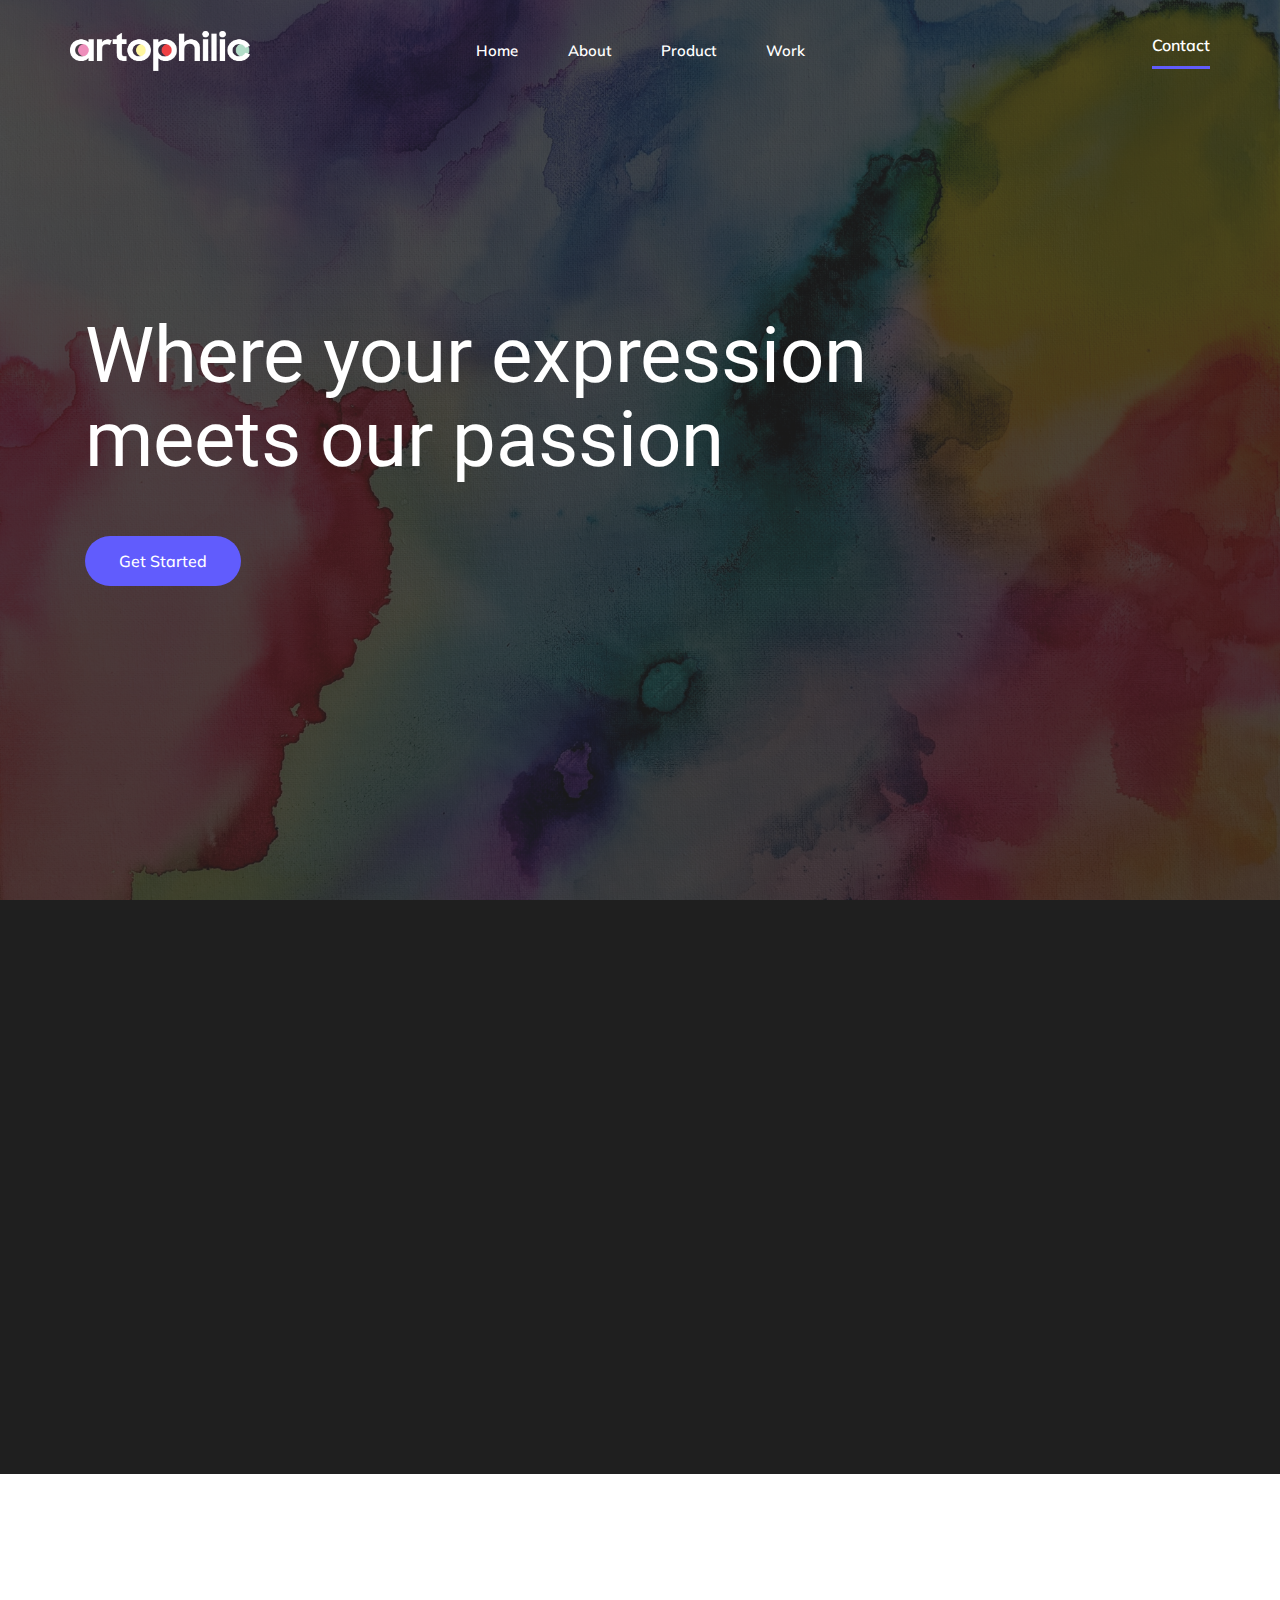
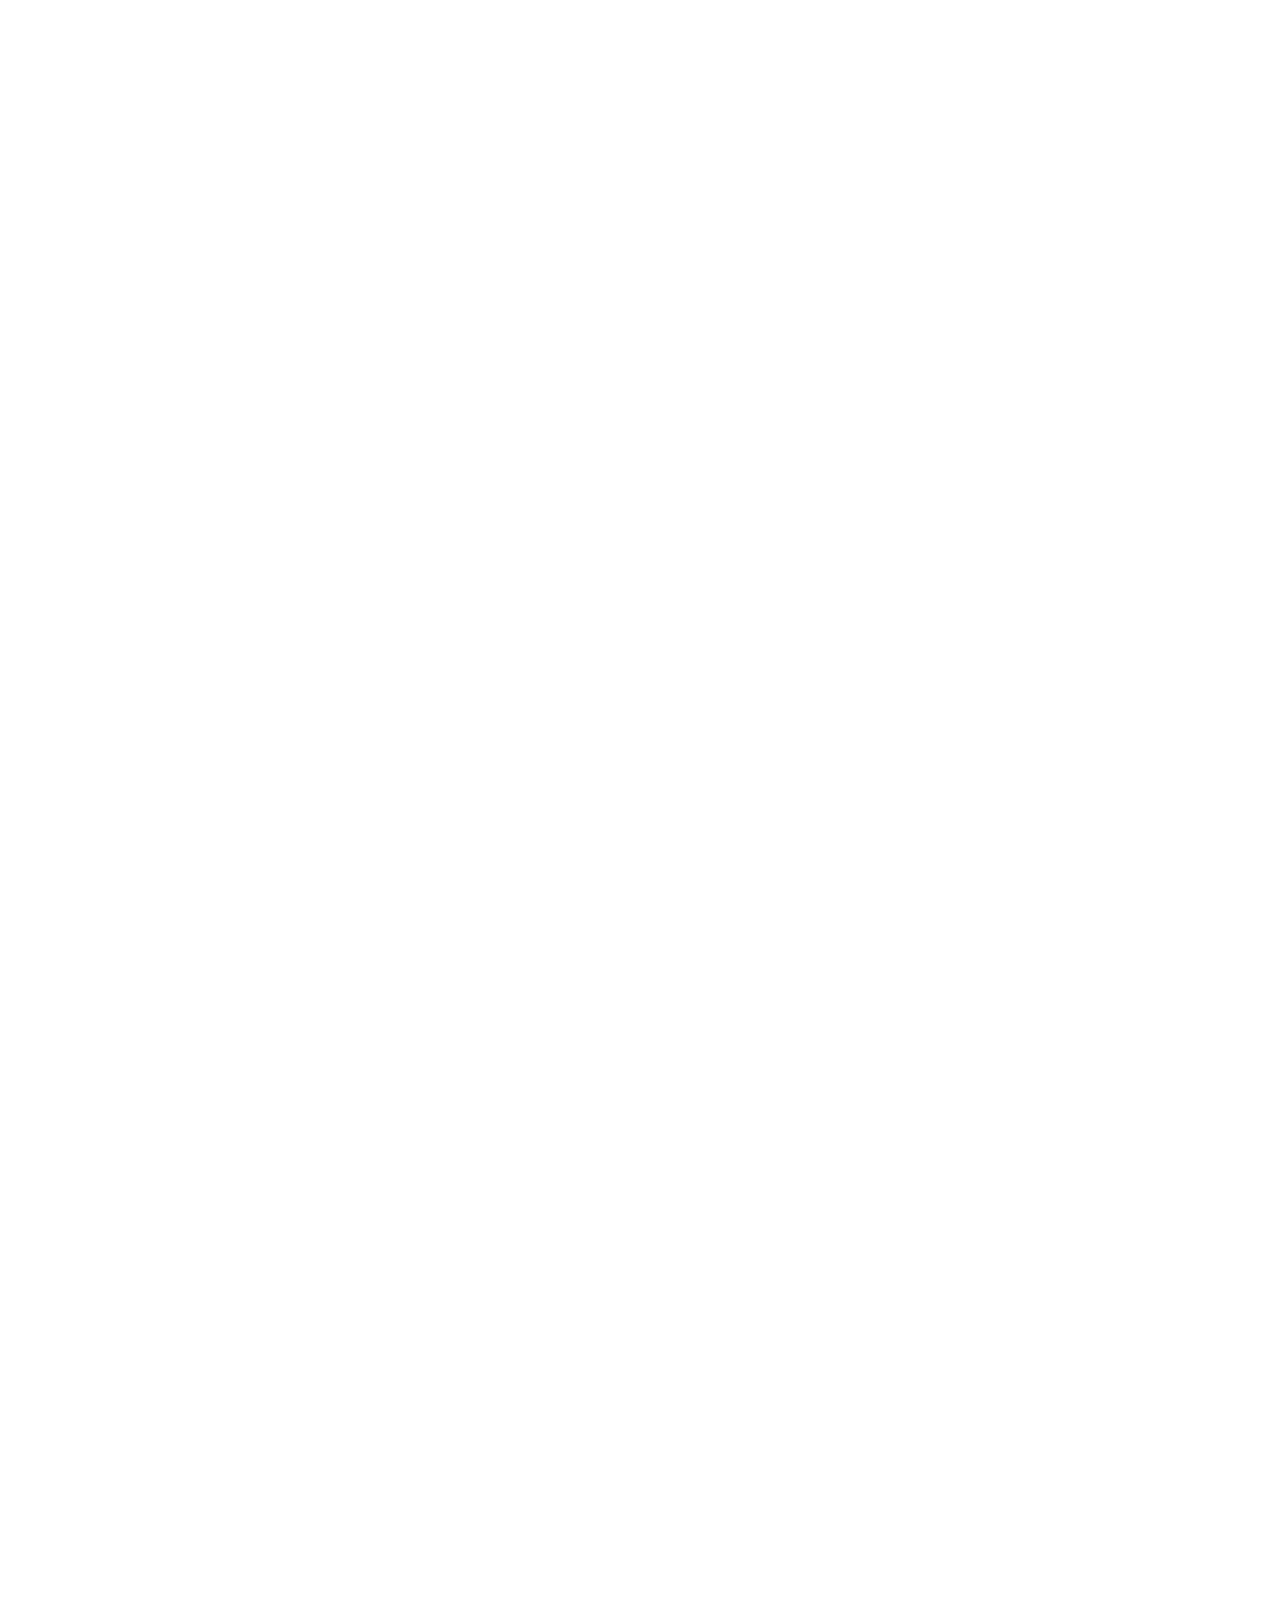
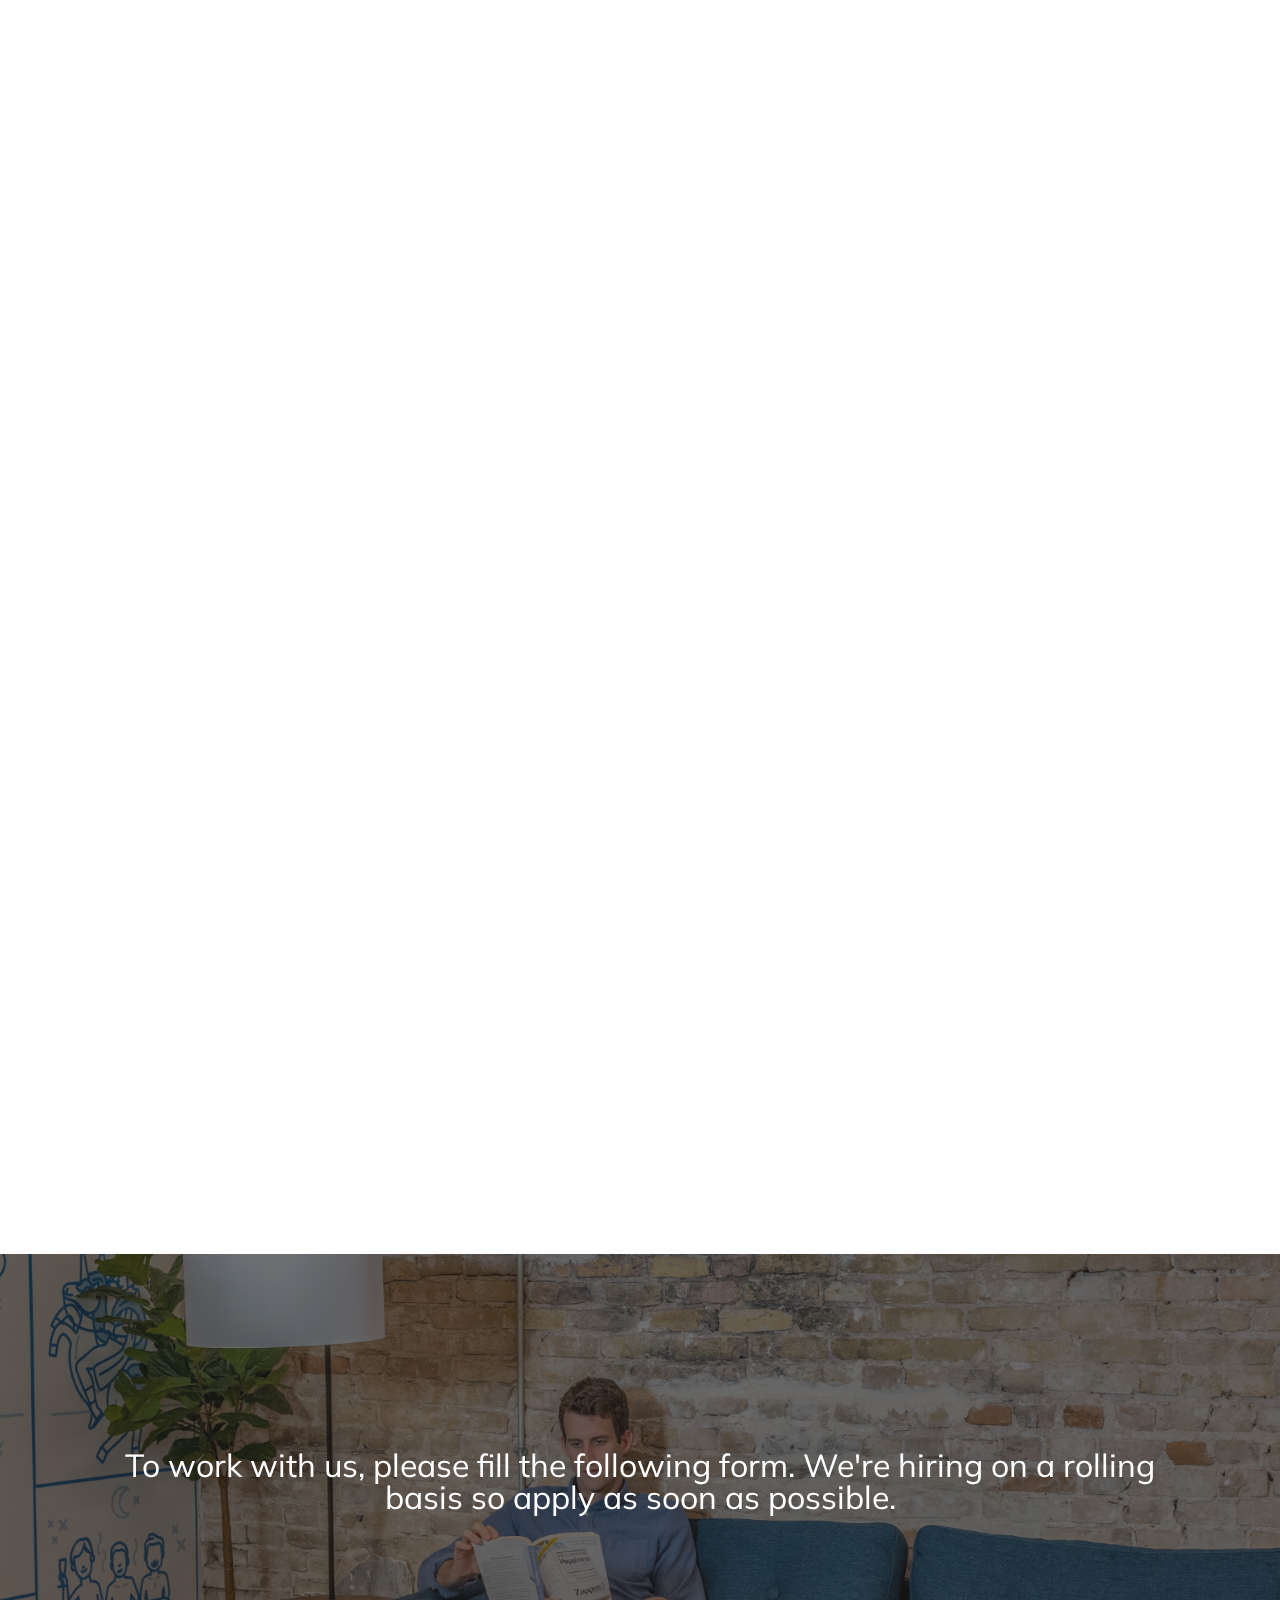
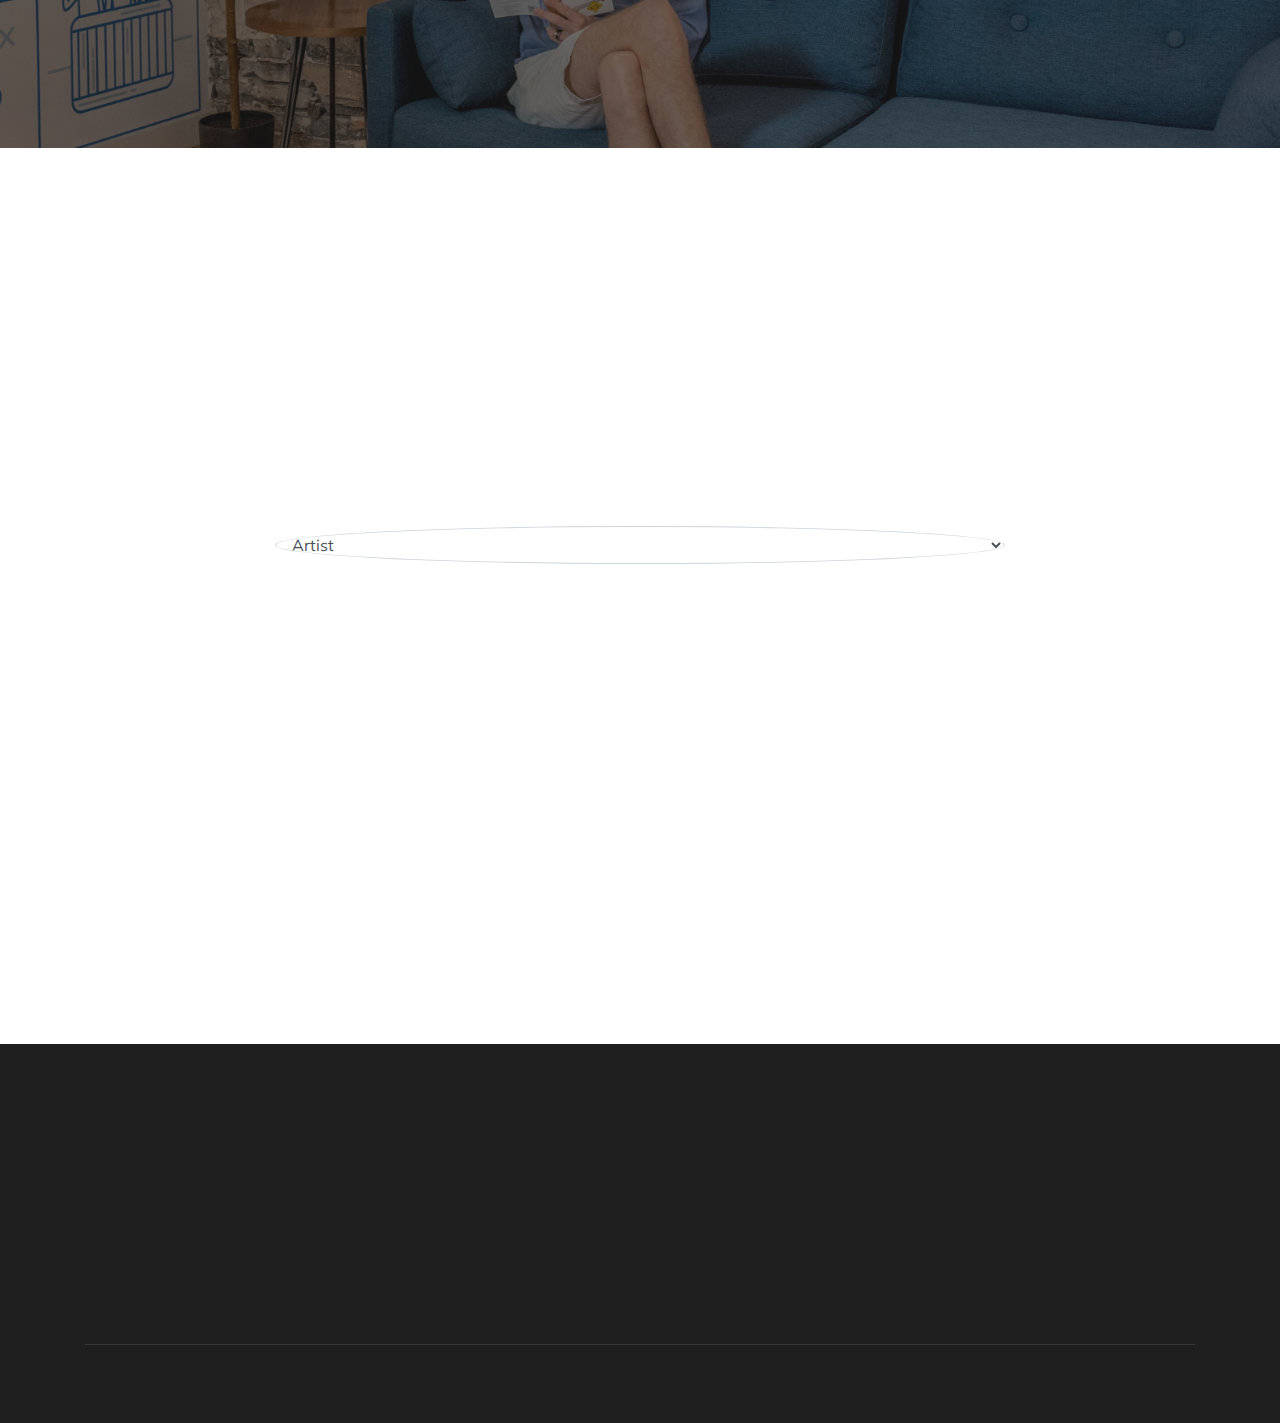
<file: index.html>
<!doctype html>
<html class="no-js" lang="zxx">

<head>
    <meta charset="utf-8">
    <meta http-equiv="x-ua-compatible" content="ie=edge">
    <title>Artophilic</title>
    <meta name="description" content="">
    <meta name="viewport" content="width=device-width, initial-scale=1">

    <!-- <link rel="manifest" href="site.webmanifest"> -->
    <!-- Place favicon.ico in the root directory -->

    <link rel="icon" href="./img/icon/art-16x16.ico" sizes="16x16" >
    <link rel="icon" href="./img/icon/art-32x32.ico" sizes="32x32" >

    <!-- CSS here -->
    <link rel="stylesheet" href="css/bootstrap.min.css">
    <link rel="stylesheet" href="css/owl.carousel.min.css">
    <link rel="stylesheet" href="css/magnific-popup.css">
    <link rel="stylesheet" href="css/font-awesome.min.css">
    <link rel="stylesheet" href="css/themify-icons.css">
    <link rel="stylesheet" href="css/nice-select.css">
    <link rel="stylesheet" href="css/flaticon.css">
    <link rel="stylesheet" href="css/gijgo.css">
    <link rel="stylesheet" href="css/animate.min.css">
    <link rel="stylesheet" href="css/slick.css">
    <link rel="stylesheet" href="css/slicknav.css">
    <link rel="stylesheet" href="css/style.css">
    <!-- <link rel="stylesheet" href="css/responsive.css"> -->
</head>

<body>
    <!--[if lte IE 9]>
            <p class="browserupgrade">You are using an <strong>outdated</strong> browser. Please <a href="https://browsehappy.com/">upgrade your browser</a> to improve your experience and security.</p>
        <![endif]-->

    <!-- header-start -->
    <header>
        <div class="header-area ">
            <div id="sticky-header" class="main-header-area">
                <div class="container-fluid p-0">
                    <div class="row align-items-center no-gutters">
                        <div class="col-xl-2 col-lg-2">
                            <div class="logo-img">
                                <a href="index.html">
                                    <img src="artophilic.png" alt="" style="height: 40px; width: 180px;">
                                </a>
                            </div>
                        </div>
                        <div class="col-xl-8 col-lg-8">
                            <div class="main-menu  d-none d-lg-block text-center">
                                <nav>
                                    <ul id="navigation">
                                        <li><a class="active" href="index.html">home</a></li>
                                        <li><a href="about.html">About</a></li>
                                        <li><a href="#product">Product</a></li>
                                        <li><a href="#work">Work</a></li>
                                    </ul>
                                </nav>
                            </div>
                        </div>
                        <div class="col-lg-2 d-none d-lg-block">
                            <div class="log_chat_area d-flex align-items-end">
                                <a href="#" data-scroll-nav="0" class="say_hi">Contact</a>
                            </div>
                        </div>
                        <div class="col-12">
                            <div class="mobile_menu d-block d-lg-none"></div>
                        </div>
                    </div>
                </div>
            </div>
        </div>
    </header>
    <!-- header-end -->

    <!-- slider_area_start -->
    <div class="slider_area">
        <div class="single_slider  d-flex align-items-center slider_bg_1 overlay">
            <div class="container">
                <div class="row align-items-center justify-content-start">
                    <div class="col-lg-10 col-md-10">
                        <div class="slider_text">
                            <h3 class="wow fadeInLeft" data-wow-duration="1s" data-wow-delay=".1s">
                                Where your expression meets our passion
                            </h3>
                            <a class="boxed-btn3 wow fadeInLeft"  data-wow-duration="1s" data-wow-delay=".2s" href="#about">Get Started</a>

                        </div>
                    </div>
                </div>
            </div>
        </div>
    </div>
    <!-- slider_area_end -->


    <div id="about" class="about_area">
        <div class="container">
            <div class="row justify-content-end">
                <div class="col-lg-12 offset-lg-1">
                    <div class="about_info">
                        <div class="section_title white_text">
                            <span class="wow fadeInUp" data-wow-duration="1s" data-wow-delay=".3s">About Us</span>
                            <h3 class="wow fadeInUp" data-wow-duration="1s" data-wow-delay=".4s">Empowering individuals </h3>
                            <p class="mid_text wow fadeInUp" data-wow-duration="1s" data-wow-delay=".5s">Creativity exists in different ways in different people. Identifying them and developing that talent is not just advantageous for the individual, but profitable for the nation itself. The Indian education system has failed
                                time and again, in providing incentives or even encouragement for being creative. Most people who practice a form of art, as their profession don't do it because of the circumstances around them, but DESPITE them. India's
                                marketplace for art is highly fragmented and there lies immense potential to consolidate the demand and supply. </p>
                            </div>
                    </div>
                </div>
            </div>
        </div>
    </div>

    <br>
     <center><a href="about.html" class="boxed-btn3 wow fadeInUp" data-wow-duration="1s" data-wow-delay=".7s">About Us</a>
     </center>

    <!-- service_area  -->
    <div id="product" class="service_area">
        <div class="container">
            <div class="row justify-content-center">
                <div class="col-lg-6">
                    <div class="section_title text-center mb-70">
                        <span class="wow fadeInUp" data-wow-duration="1s" data-wow-delay=".1s">Product Offering</span>
                    </div>
                </div>
            </div>
            <div class="row">
                <div class="col-xl-4 col-md-4">
                    <div class="single_service text-center wow fadeInLeft" data-wow-duration="1.2s" data-wow-delay=".4s">
                        <div class="icon">
                            <img src="img/svg_icon/1.svg" alt="">
                        </div>
                        <h3>Workshop</h3>
                        <p>We would be hosting a number of workshops by associating with different organizations and artists. These workshops would cater to various forms of art ranging from landscape art to live art.</p>
                    </div>
                </div>
                <div class="col-xl-4 col-md-4">
                    <div class="single_service text-center wow fadeInUp" data-wow-duration="1s" data-wow-delay=".3s">
                        <div class="icon">
                            <img src="img/svg_icon/2.svg" alt="">
                        </div>
                        <h3>Competition</h3>
                        <p>We would be hosting independent as well as collaborative competitions where you can showcase your art, learn from others while also getting a chance to win exciting prizes. <br><br></p>
                    </div>
                </div>
                <div class="col-xl-4 col-md-4">
                    <div class="single_service text-center wow fadeInRight" data-wow-duration="1.2s" data-wow-delay=".4s">
                        <div class="icon">
                            <img src="img/svg_icon/3.svg" alt="">
                        </div>
                        <h3>Community Building</h3>
                        <p>Through our product, we are aiming to build a hyperconnected network of artists and art enthusiasts, thereby fostering a healthy community building process, wherein members can aid each other at times of need.</p>
                    </div>
                </div>
            </div>
        </div>
    </div>
    <!--/ service_area  -->


    <!-- portfolio_image_area  -->
    <div class="portfolio_image_area">
        <div class="container">
            <div class="row justify-content-center">
                <div class="col-lg-6">
                    <div class="section_title text-center mb-90">
                        <h3 class="wow fadeInUp" data-wow-duration="1s" data-wow-delay=".3s">Our Solutions</h3>
                        <p class="wow fadeInUp" data-wow-duration="1s" data-wow-delay=".4s">Tour function information without cross action media value quickly maximize timely deliverables.</p>
                    </div>
                </div>
            </div>
            <div class="row">
                <div class="col-lg-8 col-md-12">
                    <div class="single_Portfolio wow fadeInUp" data-wow-duration="1s" data-wow-delay=".3s">
                        <div class="portfolio_thumb">
                            <img src="img/portfolio/1.png" alt="">
                        </div>
                        <div class="portfolio_hover">
                            <div class="title">
                                <span>Walls</span>
                                <h5>Murals, Graffiti, Wall Art</h5>
                            </div>
                        </div>
                    </div>
                </div>
                <div class="col-lg-4 col-md-6">
                    <div class="single_Portfolio wow fadeInUp" data-wow-duration="1s" data-wow-delay=".4s">
                        <div class="portfolio_thumb">
                            <img src="img/portfolio/2.png" alt="">
                        </div>
                        <div class="portfolio_hover">
                            <div class="title">
                                <span>Canvases</span>
                                <h5>Existing variety to choose from, and on-order canvases.</h5>
                            </div>
                        </div>
                    </div>
                </div>
                <div class="col-lg-4 col-md-6 col-lg-4">
                    <div class="single_Portfolio wow fadeInUp" data-wow-duration="1s" data-wow-delay=".5s">
                        <div class="portfolio_thumb">
                            <img src="img/portfolio/3.png" alt="">
                        </div>
                        <div class="portfolio_hover">
                            <div class="title">
                                <span>Pick a design and choose what you want it on</span>
                                <h5>Stickers, Bottles, Diaries, Phone Cases, Mugs, T-shirts, etc</h5>
                            </div>
                        </div>
                    </div>
                </div>
                <div class="col-lg-4 col-md-6 col-lg-4">
                    <div class="single_Portfolio wow fadeInUp" data-wow-duration="1s" data-wow-delay=".6s">
                        <div class="portfolio_thumb">
                            <img src="img/portfolio/4.png" alt="">
                        </div>
                        <div class="portfolio_hover">
                            <div class="title">
                                <span>Gifting Needs</span>
                                <h5>Specially curated for your individual needs.</h5>
                            </div>
                        </div>
                    </div>
                </div>
                <div class="col-lg-4 col-md-6 col-lg-4">
                    <div class="single_Portfolio wow fadeInUp" data-wow-duration="1s" data-wow-delay=".7s">
                        <div class="portfolio_thumb">
                            <img src="img/portfolio/5.png" alt="">
                        </div>
                        <div class="portfolio_hover">
                            <div class="title">
                                <span>Launching more soon!</span>                            </div>
                        </div>
                    </div>
                </div>
            </div>
        </div>
    </div>
    <!--/ portfolio_image_area  -->

    <!-- service_area  -->
    <div id="work" class="service_area">
        <div class="container">
            <div class="row justify-content-center">
                <div class="col-lg-6">
                    <div class="section_title text-center mb-70">
                        <span class="wow fadeInUp" data-wow-duration="1s" data-wow-delay=".1s">How It Works</span>
                    </div>
                </div>
            </div>
            <div class="row">
                <div class="col-xl-4 col-md-4">
                    <div class="single_service text-center wow fadeInLeft" data-wow-duration="1.2s" data-wow-delay=".4s">
                        <img style="max-width: 280px; height: 200px;" src="./img/work/buy.JPG" alt="">
                        <h3>ARTOPHILIC FOR BUYERS</h3>
                    </div>
                </div>
                <div class="col-xl-4 col-md-4">
                    <div class="single_service text-center wow fadeInUp" data-wow-duration="1s" data-wow-delay=".3s">
                        <img style="max-width: 280px; height: 200px !important;" src="./img/work/art.JPG" alt="">
                        <h3>ARTOPHILIC FOR ARTISTS</h3>
                    </div>
                </div>
                <div class="col-xl-4 col-md-4">
                    <div class="single_service text-center wow fadeInRight" data-wow-duration="1.2s" data-wow-delay=".4s">
                        <img style="max-width: 280px; height: 200px !important;" src="./img/work/comp.JPG" alt="">
                        <h3>ARTOPHILIC FOR COMPANIES</h3>
                    </div>
                </div>
                
            </div>
        </div>
    </div>
    <!--/ service_area  -->

    <!-- testimonial_area  -->
    <div class="testimonial_area ">
        <div class="container">
            <div class="row">
                <div class="col-xl-12">
                    <div class="testmonial_active owl-carousel">
                        <div class="single_carousel">
                                <div class="single_testmonial text-center">
                                        
                                        <p style="font-size: 2rem; text-align: center;">To work with us, please fill the following form. We're hiring on a rolling basis so apply as soon as possible.</p>
                                        <center><a class="boxed-btn3 wow fadeInRight"  style="text-align: center;" data-wow-duration="1s" data-wow-delay=".2s" href="https://bit.ly/2PjV7SO">Apply Here</a>
                                        </center>
                            
                                    </div>
                        </div>
                       
                    </div>
                </div>
            </div>
        </div>
    </div>
    <!-- /testimonial_area  -->

    <div data-scroll-index="0" class="get_in_tauch_area">
        <div class="container">
            <div class="row justify-content-center">
                <div class="col-lg-6">
                    <div class="section_title text-center mb-90">
                        <h3 class="wow fadeInUp" data-wow-duration="1s" data-wow-delay=".3s">Contact us</h3>
                    </div>
                </div>
            </div>
            <div class="row justify-content-center">
                <div class="col-lg-8">
                    <div class="touch_form">
                        <form action="#">
                            <div class="row">
                                <div class="col-md-6">
                                    <div class="single_input wow fadeInUp" data-wow-duration="1s" data-wow-delay=".3s">
                                        <input type="text" placeholder="Your Name">
                                    </div>
                                </div>
                                <div class="col-md-6">
                                    <div class="single_input wow fadeInUp" data-wow-duration="1s" data-wow-delay=".4s">
                                        <input type="email" placeholder="Email">
                                    </div>
                                </div>
                                <div class="col-md-12">
                                    <div class="form-group">
                                        <div class="single_input fadeInUp" data-wow-duration="1s" data-wow-delay=".4s"> 
                                            <select style="border-radius: 50%;" class="form-control">
                                                <option value="artist">Artist</option>
                                                <option value="buyer">Buyer</option>
                                                <option value="company">Company</option>
                                              </select>
                                        </div>
                                    </div>
                                    
                                    
                                </div>
                                <div class="col-md-12">
                                    <div class="single_input wow fadeInUp" data-wow-duration="1s" data-wow-delay=".5s">
                                        <input type="number" placeholder="Contact Number">
                                    </div>
                                </div>
                                <div class="col-md-12">
                                    <div class="single_input wow fadeInUp" data-wow-duration="1s" data-wow-delay=".6s">
                                        <textarea name="" id="" cols="30" placeholder="Query / Question" rows="10"></textarea>
                                    </div>
                                </div>
                                <div class="col-lg-12">
                                    <div class="submit_btn wow fadeInUp" data-wow-duration="1s" data-wow-delay=".7s">
                                        <button class="boxed-btn3" type="submit">Send Message</button>
                                    </div>
                                </div>
                            </div>
                        </form>
                    </div>
                </div>
            </div>
        </div>
    </div>


    <!-- footer start -->
    <footer class="footer">
        <div class="footer_top">
            <div class="container">
                <div class="row align-items-center">
                    <div class="col-lg-2 col-md-3">
                        <div class="footer_logo wow fadeInRight" data-wow-duration="1s" data-wow-delay=".3s">
                            <a href="index.html">
                                <img src="artophilic.png" alt="" style="height: 40px; width: 180px;">
                            </a>
                        </div>
                    </div>
                    <div class="col-xl-7 col-lg-7 col-md-9">
                        <div class="menu_links">
                            <ul>
                                <li><a class="wow fadeInDown" data-wow-duration="1s" data-wow-delay=".2s" href="#about">About</a class="wow fadeInUp" data-wow-duration="1s" data-wow-delay=".3s"></li>
                                <li><a class="wow fadeInDown" data-wow-duration="1s" data-wow-delay=".4s" href="#product">Product</a></li>
                                <li><a class="wow fadeInDown" data-wow-duration="1s" data-wow-delay=".4s" href="#work">Work</a></li>
                                <li><a class="wow fadeInDown" data-wow-duration="1s" data-wow-delay="1.1s" href="#conact">Contact</a></li>
                            </ul>
                        </div>
                    </div>
                    <div class="col-lg-3 col-md-12">
                        <div class="socail_links">
                            <ul>
                                <li>
                                    <a class="wow fadeInUp" data-wow-duration="1s" data-wow-delay=".3s" href="https://www.facebook.com/Artophilic-119910556065358/"> <i class="fa fa-facebook"></i> </a>
                                </li>
                                <li>
                                    <a class="wow fadeInUp" data-wow-duration="1s" data-wow-delay=".4s" href="#"> <i class="fa fa-linkedin"></i> </a>
                                </li>
                                <li>
                                    <a class="wow fadeInUp" data-wow-duration="1s" data-wow-delay=".5s" href="https://www.instagram.com/arto_philic/"> <i class="fa fa-instagram"></i> </a>
                                </li>
                                <li>
                                    <a class="wow fadeInUp" data-wow-duration="1s" data-wow-delay=".6s" href="mailto:artophilic01@gmail.com"> <i class="fa fa-envelope-o"></i> </a>
                                </li>
                                <li>
                                    <a class="wow fadeInUp" data-wow-duration="1s" data-wow-delay=".6s" href="tel:+917518266172"> <i class="fa fa-phone"></i> </a>
                                </li>
                            </ul>
                        </div>
                    </div>
                </div>
            </div>
        </div>
        <div class="copy-right_text">
            <div class="container">
                <div class="footer_border"></div>
                <div class="row">
                    <div class="col-xl-12">
                        <p class="copy_right text-center wow fadeInUp" data-wow-duration="1s" data-wow-delay="1.3s">
                            <!-- Link back to Colorlib can't be removed. Template is licensed under CC BY 3.0. -->
                            Copyright &copy;
                            <script>
                                document.write(new Date().getFullYear());
                            </script> All rights reserved | This template is made with <i class="fa fa-heart-o" aria-hidden="true"></i> by <a href="https://colorlib.com" target="_blank">Colorlib</a>
                            <!-- Link back to Colorlib can't be removed. Template is licensed under CC BY 3.0. -->
                        </p>
                    </div>
                </div>
            </div>
        </div>
    </footer>
    <!--/ footer end  -->

    <!-- JS here -->
    <script src="js/vendor/modernizr-3.5.0.min.js"></script>
    <script src="js/vendor/jquery-1.12.4.min.js"></script>
    <script src="js/popper.min.js"></script>
    <script src="js/bootstrap.min.js"></script>
    <script src="js/owl.carousel.min.js"></script>
    <script src="js/isotope.pkgd.min.js"></script>
    <script src="js/ajax-form.js"></script>
    <script src="js/waypoints.min.js"></script>
    <script src="js/jquery.counterup.min.js"></script>
    <script src="js/imagesloaded.pkgd.min.js"></script>
    <script src="js/scrollIt.js"></script>
    <script src="js/jquery.scrollUp.min.js"></script>
    <script src="js/wow.min.js"></script>
    <script src="js/nice-select.min.js"></script>
    <script src="js/jquery.slicknav.min.js"></script>
    <script src="js/jquery.magnific-popup.min.js"></script>
    <script src="js/plugins.js"></script>
    <script src="js/gijgo.min.js"></script>

    <!--contact js-->
    <script src="js/contact.js"></script>
    <script src="js/jquery.ajaxchimp.min.js"></script>
    <script src="js/jquery.form.js"></script>
    <script src="js/jquery.validate.min.js"></script>
    <script src="js/mail-script.js"></script>

    <script src="js/main.js"></script>
</body>

</html>
</file>
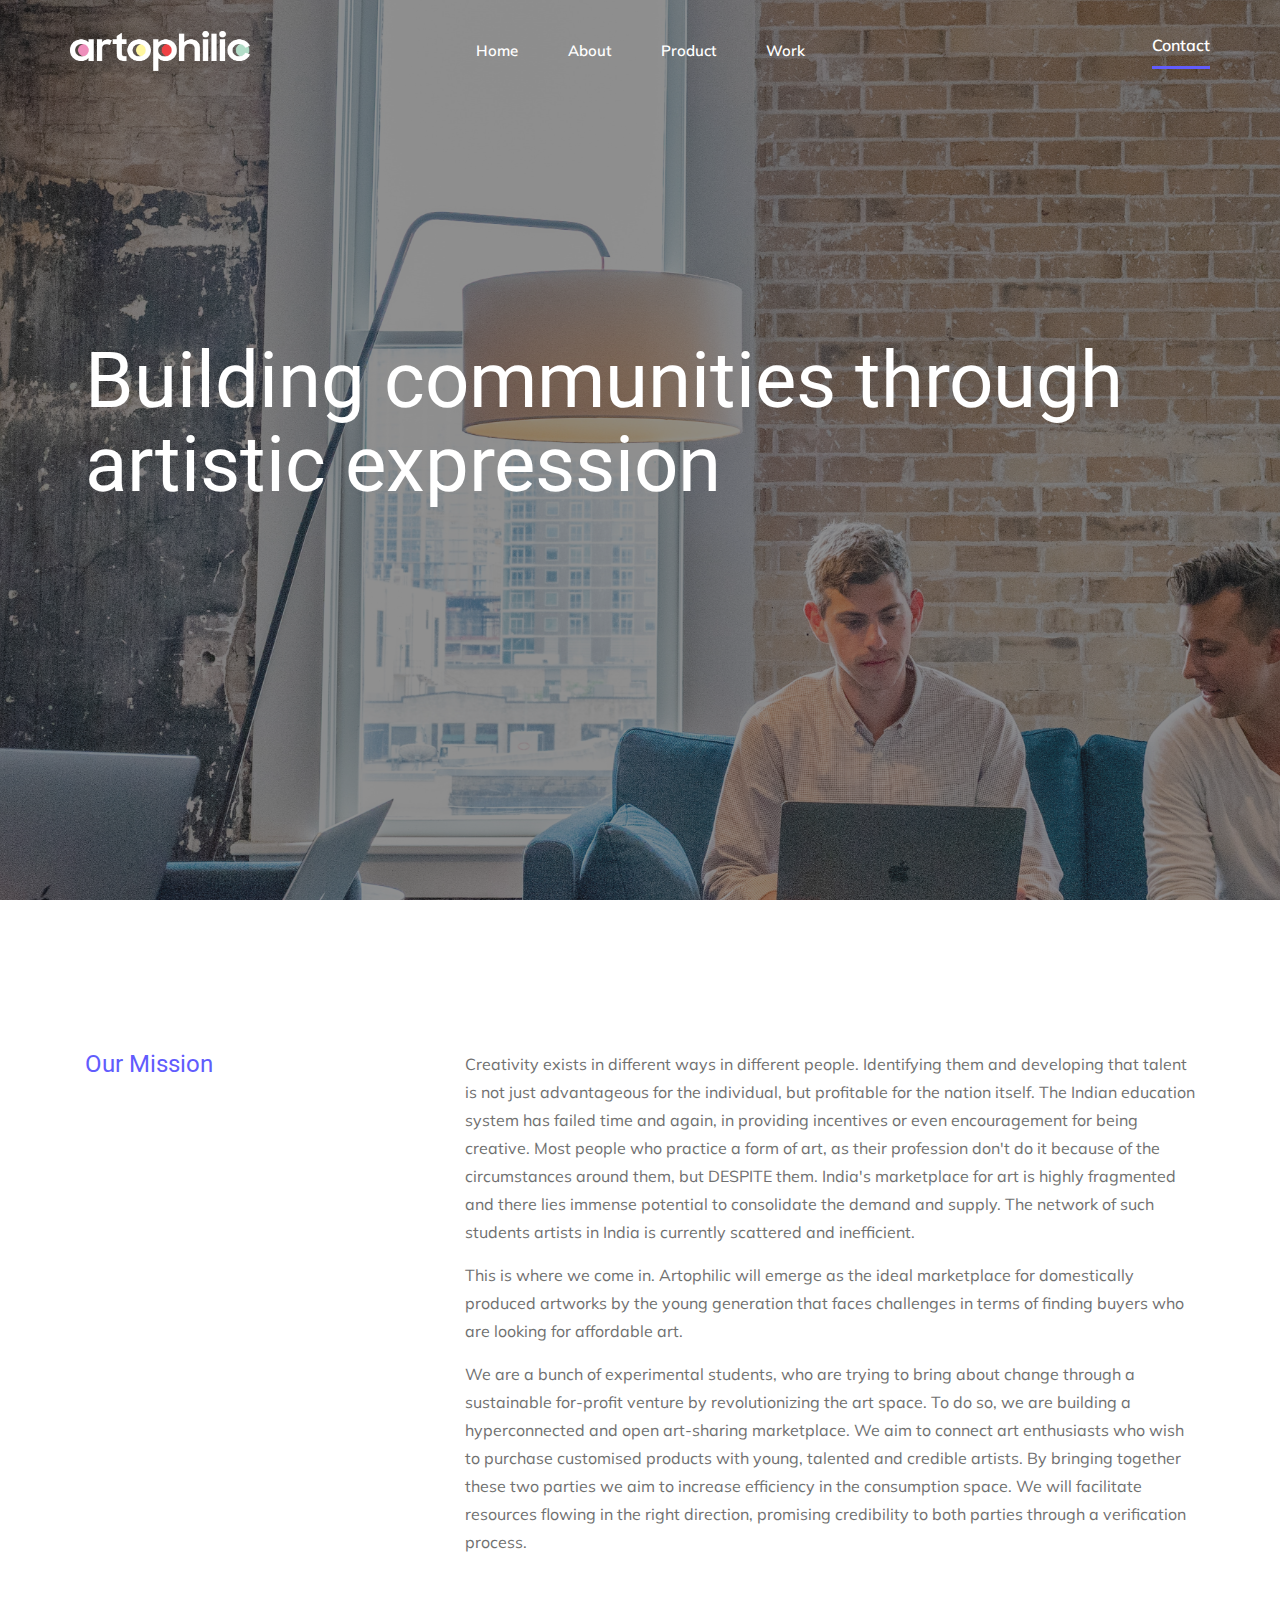
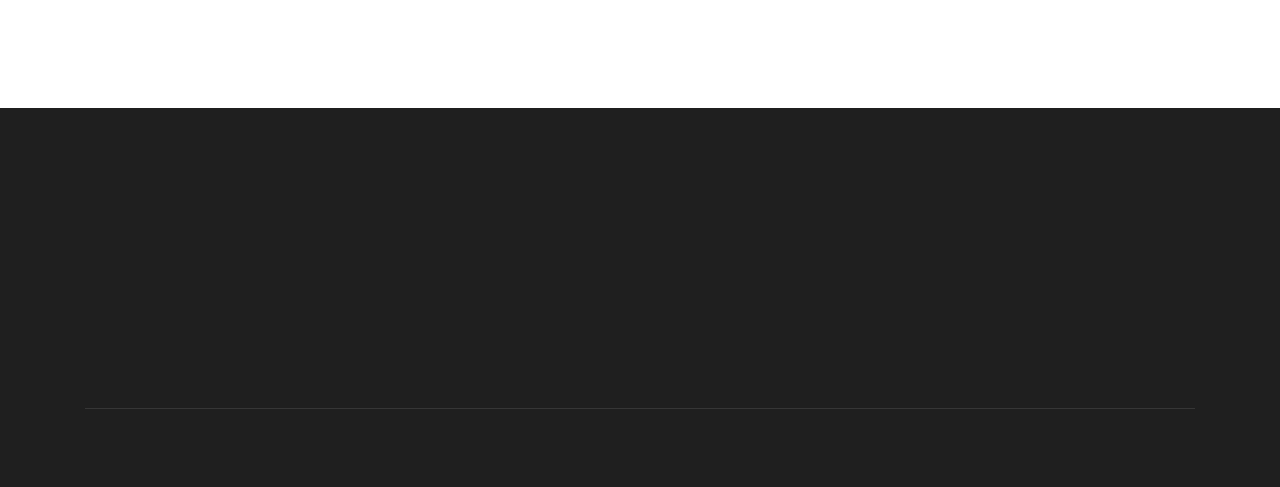
<file: about.html>
<!doctype html>
<html class="no-js" lang="zxx">

<head>
    <meta charset="utf-8">
    <meta http-equiv="x-ua-compatible" content="ie=edge">
    <title>StartUp</title>
    <meta name="description" content="">
    <meta name="viewport" content="width=device-width, initial-scale=1">

    <!-- <link rel="manifest" href="site.webmanifest"> -->
    <!-- Place favicon.ico in the root directory -->

    <link rel="icon" href="./img/icon/art-16x16.ico" sizes="16x16" >
    <link rel="icon" href="./img/icon/art-32x32.ico" sizes="32x32" >


    <!-- CSS here -->
    <link rel="stylesheet" href="css/bootstrap.min.css">
    <link rel="stylesheet" href="css/owl.carousel.min.css">
    <link rel="stylesheet" href="css/magnific-popup.css">
    <link rel="stylesheet" href="css/font-awesome.min.css">
    <link rel="stylesheet" href="css/themify-icons.css">
    <link rel="stylesheet" href="css/nice-select.css">
    <link rel="stylesheet" href="css/flaticon.css">
    <link rel="stylesheet" href="css/gijgo.css">
    <link rel="stylesheet" href="css/animate.min.css">
    <link rel="stylesheet" href="css/slick.css">
    <link rel="stylesheet" href="css/slicknav.css">
    <link rel="stylesheet" href="css/style.css">
    <!-- <link rel="stylesheet" href="css/responsive.css"> -->
</head>

<body>
    <!--[if lte IE 9]>
            <p class="browserupgrade">You are using an <strong>outdated</strong> browser. Please <a href="https://browsehappy.com/">upgrade your browser</a> to improve your experience and security.</p>
        <![endif]-->

    <!-- header-start -->
    <header>
        <div class="header-area ">
            <div id="sticky-header" class="main-header-area">
                <div class="container-fluid p-0">
                    <div class="row align-items-center no-gutters">
                        <div class="col-xl-2 col-lg-2">
                            <div class="logo-img">
                                <a href="index.html">
                                    <img src="artophilic.png" alt="" style="height: 40px; width: 180px;">
                                </a>
                            </div>
                        </div>
                        <div class="col-xl-8 col-lg-8">
                            <div class="main-menu  d-none d-lg-block text-center">
                                <nav>
                                    <ul id="navigation">
                                        <li><a class="active" href="index.html">home</a></li>
                                        <li><a href="./index.html#about">About</a></li>
                                        <li><a href="./index.html#product">Product</a></li>
                                        <li><a href="./index.html#work">Work</a></li>
                                    </ul>
                                </nav>
                            </div>
                        </div>
                        <div class="col-lg-2 d-none d-lg-block">
                            <div class="log_chat_area d-flex align-items-end">
                                <a href="#" data-scroll-nav="0" class="say_hi">Contact</a>
                            </div>
                        </div>
                        <div class="col-12">
                            <div class="mobile_menu d-block d-lg-none"></div>
                        </div>
                    </div>
                </div>
            </div>
        </div>
    </header>
    <!-- header-end -->

    <!-- slider_area_start -->
    <div class="slider_area">
        <div class="single_slider about_banner  d-flex align-items-center slider_bg_2 overlay">
            <div class="container">
                <div class="row align-items-center justify-content-start">
                    <div class="col-lg-12 col-md-12">
                        <div class="slider_text">
                            <h3 class="wow fadeInLeft" data-wow-duration="1s" data-wow-delay=".1s">
                                Building communities through artistic expression
                            </h3>
                        </div>
                    </div>
                </div>
            </div>
        </div>
    </div>
    <!-- slider_area_end -->

    <div class="our_mission_area">
        <div class="container">
            <div class="row">
                <div class="col-lg-4">
                    <div class="mission_text">
                        <h4>Our Mission</h4>
                    </div>
                </div>
                <div class="col-lg-8">
                    <div class="mision_info">
                        <div class="single_mission">
                            <p>Creativity exists in different ways in different people. Identifying them and developing that talent is not just advantageous for the individual, but profitable for the nation itself. The Indian education system has failed time and again, in providing incentives or even encouragement for being creative. Most people who practice a form of art, as their profession don't do it because of the circumstances around them, but DESPITE them. India's marketplace for art is highly fragmented and there lies immense potential to consolidate the demand and supply. The network of such students artists in India is currently scattered and inefficient.</p>
                        </div>
                        <div class="single_mission">
                            <p>This is where we come in. Artophilic will emerge as the ideal marketplace for domestically produced artworks by the young generation that faces challenges in terms of finding buyers who are looking for affordable art. </p>
                        </div>
                        <div class="single_mission">
                            <p>We are a bunch of experimental students, who are trying to bring about change through a sustainable for-profit venture by revolutionizing the art space. To do so, we are building a hyperconnected and open art-sharing marketplace. We aim to connect art enthusiasts who wish to purchase customised products with young, talented and credible artists. By bringing together these two parties we aim to increase efficiency in the consumption space. We will facilitate resources flowing in the right direction, promising credibility to both parties through a verification process.</p>
                        </div>
                    </div>
                </div>
            </div>
        </div>
    </div>

    <!-- footer start -->
    <footer class="footer">
        <div class="footer_top">
            <div class="container">
                <div class="row align-items-center">
                    <div class="col-lg-2 col-md-3">
                        <div class="footer_logo wow fadeInRight" data-wow-duration="1s" data-wow-delay=".3s">
                            <a href="index.html">
                                <img src="artophilic.png" alt="" style="height: 40px; width: 180px;">
                            </a>
                        </div>
                    </div>
                    <div class="col-xl-7 col-lg-7 col-md-9">
                        <div class="menu_links">
                            <ul>
                                <li><a class="wow fadeInDown" data-wow-duration="1s" data-wow-delay=".2s" href="#">About</a class="wow fadeInUp" data-wow-duration="1s" data-wow-delay=".3s"></li>
                                <li><a class="wow fadeInDown" data-wow-duration="1s" data-wow-delay=".4s" href="./index.html#product">Product</a></li>
                                <li><a class="wow fadeInDown" data-wow-duration="1s" data-wow-delay=".4s" href="./index.html#work">Work</a></li>
                                <li><a class="wow fadeInDown" data-wow-duration="1s" data-wow-delay="1.1s" href="./index.html#conact">Contact</a></li>
                            </ul>
                        </div>
                    </div>
                    <div class="col-lg-3 col-md-12">
                        <div class="socail_links">
                            <ul>
                                <li>
                                    <a class="wow fadeInUp" data-wow-duration="1s" data-wow-delay=".3s" href="#"> <i class="fa fa-facebook"></i> </a>
                                </li>
                                <li>
                                    <a class="wow fadeInUp" data-wow-duration="1s" data-wow-delay=".4s" href="#"> <i class="fa fa-twitter"></i> </a>
                                </li>
                                <li>
                                    <a class="wow fadeInUp" data-wow-duration="1s" data-wow-delay=".5s" href="#"> <i class="fa fa-instagram"></i> </a>
                                </li>
                                <li>
                                    <a class="wow fadeInUp" data-wow-duration="1s" data-wow-delay=".6s" href="#"> <i class="fa fa-google-plus"></i> </a>
                                </li>
                            </ul>
                        </div>
                    </div>
                </div>
            </div>
        </div>
        <div class="copy-right_text">
            <div class="container">
                <div class="footer_border"></div>
                <div class="row">
                    <div class="col-xl-12">
                        <p class="copy_right text-center wow fadeInUp" data-wow-duration="1s" data-wow-delay="1.3s">
                            <!-- Link back to Colorlib can't be removed. Template is licensed under CC BY 3.0. -->
                            Copyright &copy;
                            <script>
                                document.write(new Date().getFullYear());
                            </script> All rights reserved | This template is made with <i class="fa fa-heart-o" aria-hidden="true"></i> by <a href="https://colorlib.com" target="_blank">Colorlib</a>
                            <!-- Link back to Colorlib can't be removed. Template is licensed under CC BY 3.0. -->
                        </p>
                    </div>
                </div>
            </div>
        </div>
    </footer>
    <!--/ footer end  -->

    <!-- JS here -->
    <script src="js/vendor/modernizr-3.5.0.min.js"></script>
    <script src="js/vendor/jquery-1.12.4.min.js"></script>
    <script src="js/popper.min.js"></script>
    <script src="js/bootstrap.min.js"></script>
    <script src="js/owl.carousel.min.js"></script>
    <script src="js/isotope.pkgd.min.js"></script>
    <script src="js/ajax-form.js"></script>
    <script src="js/waypoints.min.js"></script>
    <script src="js/jquery.counterup.min.js"></script>
    <script src="js/imagesloaded.pkgd.min.js"></script>
    <script src="js/scrollIt.js"></script>
    <script src="js/jquery.scrollUp.min.js"></script>
    <script src="js/wow.min.js"></script>
    <script src="js/nice-select.min.js"></script>
    <script src="js/jquery.slicknav.min.js"></script>
    <script src="js/jquery.magnific-popup.min.js"></script>
    <script src="js/plugins.js"></script>
    <script src="js/gijgo.min.js"></script>

    <!--contact js-->
    <script src="js/contact.js"></script>
    <script src="js/jquery.ajaxchimp.min.js"></script>
    <script src="js/jquery.form.js"></script>
    <script src="js/jquery.validate.min.js"></script>
    <script src="js/mail-script.js"></script>

    <script src="js/main.js"></script>
</body>

</html>
</file>
<file: css/themify-icons.css>
@font-face {
	font-family: 'themify';
	src:url('../fonts/themify.eot?-fvbane');
	src:url('../fonts/themify.eot?#iefix-fvbane') format('embedded-opentype'),
		url('../fonts/themify.woff?-fvbane') format('woff'),
		url('../fonts/themify.ttf?-fvbane') format('truetype'),
		url('../fonts/themify.svg?-fvbane#themify') format('svg');
	font-weight: normal;
	font-style: normal;
}

[class^="ti-"], [class*=" ti-"] {
	font-family: 'themify';
	/* speak: none; */
	font-style: normal;
	font-weight: normal;
	font-variant: normal;
	text-transform: none;
	line-height: 1;

	/* Better Font Rendering =========== */
	-webkit-font-smoothing: antialiased;
	-moz-osx-font-smoothing: grayscale;
}

.ti-wand:before {
	content: "\e600";
}
.ti-volume:before {
	content: "\e601";
}
.ti-user:before {
	content: "\e602";
}
.ti-unlock:before {
	content: "\e603";
}
.ti-unlink:before {
	content: "\e604";
}
.ti-trash:before {
	content: "\e605";
}
.ti-thought:before {
	content: "\e606";
}
.ti-target:before {
	content: "\e607";
}
.ti-tag:before {
	content: "\e608";
}
.ti-tablet:before {
	content: "\e609";
}
.ti-star:before {
	content: "\e60a";
}
.ti-spray:before {
	content: "\e60b";
}
.ti-signal:before {
	content: "\e60c";
}
.ti-shopping-cart:before {
	content: "\e60d";
}
.ti-shopping-cart-full:before {
	content: "\e60e";
}
.ti-settings:before {
	content: "\e60f";
}
.ti-search:before {
	content: "\e610";
}
.ti-zoom-in:before {
	content: "\e611";
}
.ti-zoom-out:before {
	content: "\e612";
}
.ti-cut:before {
	content: "\e613";
}
.ti-ruler:before {
	content: "\e614";
}
.ti-ruler-pencil:before {
	content: "\e615";
}
.ti-ruler-alt:before {
	content: "\e616";
}
.ti-bookmark:before {
	content: "\e617";
}
.ti-bookmark-alt:before {
	content: "\e618";
}
.ti-reload:before {
	content: "\e619";
}
.ti-plus:before {
	content: "\e61a";
}
.ti-pin:before {
	content: "\e61b";
}
.ti-pencil:before {
	content: "\e61c";
}
.ti-pencil-alt:before {
	content: "\e61d";
}
.ti-paint-roller:before {
	content: "\e61e";
}
.ti-paint-bucket:before {
	content: "\e61f";
}
.ti-na:before {
	content: "\e620";
}
.ti-mobile:before {
	content: "\e621";
}
.ti-minus:before {
	content: "\e622";
}
.ti-medall:before {
	content: "\e623";
}
.ti-medall-alt:before {
	content: "\e624";
}
.ti-marker:before {
	content: "\e625";
}
.ti-marker-alt:before {
	content: "\e626";
}
.ti-arrow-up:before {
	content: "\e627";
}
.ti-arrow-right:before {
	content: "\e628";
}
.ti-arrow-left:before {
	content: "\e629";
}
.ti-arrow-down:before {
	content: "\e62a";
}
.ti-lock:before {
	content: "\e62b";
}
.ti-location-arrow:before {
	content: "\e62c";
}
.ti-link:before {
	content: "\e62d";
}
.ti-layout:before {
	content: "\e62e";
}
.ti-layers:before {
	content: "\e62f";
}
.ti-layers-alt:before {
	content: "\e630";
}
.ti-key:before {
	content: "\e631";
}
.ti-import:before {
	content: "\e632";
}
.ti-image:before {
	content: "\e633";
}
.ti-heart:before {
	content: "\e634";
}
.ti-heart-broken:before {
	content: "\e635";
}
.ti-hand-stop:before {
	content: "\e636";
}
.ti-hand-open:before {
	content: "\e637";
}
.ti-hand-drag:before {
	content: "\e638";
}
.ti-folder:before {
	content: "\e639";
}
.ti-flag:before {
	content: "\e63a";
}
.ti-flag-alt:before {
	content: "\e63b";
}
.ti-flag-alt-2:before {
	content: "\e63c";
}
.ti-eye:before {
	content: "\e63d";
}
.ti-export:before {
	content: "\e63e";
}
.ti-exchange-vertical:before {
	content: "\e63f";
}
.ti-desktop:before {
	content: "\e640";
}
.ti-cup:before {
	content: "\e641";
}
.ti-crown:before {
	content: "\e642";
}
.ti-comments:before {
	content: "\e643";
}
.ti-comment:before {
	content: "\e644";
}
.ti-comment-alt:before {
	content: "\e645";
}
.ti-close:before {
	content: "\e646";
}
.ti-clip:before {
	content: "\e647";
}
.ti-angle-up:before {
	content: "\e648";
}
.ti-angle-right:before {
	content: "\e649";
}
.ti-angle-left:before {
	content: "\e64a";
}
.ti-angle-down:before {
	content: "\e64b";
}
.ti-check:before {
	content: "\e64c";
}
.ti-check-box:before {
	content: "\e64d";
}
.ti-camera:before {
	content: "\e64e";
}
.ti-announcement:before {
	content: "\e64f";
}
.ti-brush:before {
	content: "\e650";
}
.ti-briefcase:before {
	content: "\e651";
}
.ti-bolt:before {
	content: "\e652";
}
.ti-bolt-alt:before {
	content: "\e653";
}
.ti-blackboard:before {
	content: "\e654";
}
.ti-bag:before {
	content: "\e655";
}
.ti-move:before {
	content: "\e656";
}
.ti-arrows-vertical:before {
	content: "\e657";
}
.ti-arrows-horizontal:before {
	content: "\e658";
}
.ti-fullscreen:before {
	content: "\e659";
}
.ti-arrow-top-right:before {
	content: "\e65a";
}
.ti-arrow-top-left:before {
	content: "\e65b";
}
.ti-arrow-circle-up:before {
	content: "\e65c";
}
.ti-arrow-circle-right:before {
	content: "\e65d";
}
.ti-arrow-circle-left:before {
	content: "\e65e";
}
.ti-arrow-circle-down:before {
	content: "\e65f";
}
.ti-angle-double-up:before {
	content: "\e660";
}
.ti-angle-double-right:before {
	content: "\e661";
}
.ti-angle-double-left:before {
	content: "\e662";
}
.ti-angle-double-down:before {
	content: "\e663";
}
.ti-zip:before {
	content: "\e664";
}
.ti-world:before {
	content: "\e665";
}
.ti-wheelchair:before {
	content: "\e666";
}
.ti-view-list:before {
	content: "\e667";
}
.ti-view-list-alt:before {
	content: "\e668";
}
.ti-view-grid:before {
	content: "\e669";
}
.ti-uppercase:before {
	content: "\e66a";
}
.ti-upload:before {
	content: "\e66b";
}
.ti-underline:before {
	content: "\e66c";
}
.ti-truck:before {
	content: "\e66d";
}
.ti-timer:before {
	content: "\e66e";
}
.ti-ticket:before {
	content: "\e66f";
}
.ti-thumb-up:before {
	content: "\e670";
}
.ti-thumb-down:before {
	content: "\e671";
}
.ti-text:before {
	content: "\e672";
}
.ti-stats-up:before {
	content: "\e673";
}
.ti-stats-down:before {
	content: "\e674";
}
.ti-split-v:before {
	content: "\e675";
}
.ti-split-h:before {
	content: "\e676";
}
.ti-smallcap:before {
	content: "\e677";
}
.ti-shine:before {
	content: "\e678";
}
.ti-shift-right:before {
	content: "\e679";
}
.ti-shift-left:before {
	content: "\e67a";
}
.ti-shield:before {
	content: "\e67b";
}
.ti-notepad:before {
	content: "\e67c";
}
.ti-server:before {
	content: "\e67d";
}
.ti-quote-right:before {
	content: "\e67e";
}
.ti-quote-left:before {
	content: "\e67f";
}
.ti-pulse:before {
	content: "\e680";
}
.ti-printer:before {
	content: "\e681";
}
.ti-power-off:before {
	content: "\e682";
}
.ti-plug:before {
	content: "\e683";
}
.ti-pie-chart:before {
	content: "\e684";
}
.ti-paragraph:before {
	content: "\e685";
}
.ti-panel:before {
	content: "\e686";
}
.ti-package:before {
	content: "\e687";
}
.ti-music:before {
	content: "\e688";
}
.ti-music-alt:before {
	content: "\e689";
}
.ti-mouse:before {
	content: "\e68a";
}
.ti-mouse-alt:before {
	content: "\e68b";
}
.ti-money:before {
	content: "\e68c";
}
.ti-microphone:before {
	content: "\e68d";
}
.ti-menu:before {
	content: "\e68e";
}
.ti-menu-alt:before {
	content: "\e68f";
}
.ti-map:before {
	content: "\e690";
}
.ti-map-alt:before {
	content: "\e691";
}
.ti-loop:before {
	content: "\e692";
}
.ti-location-pin:before {
	content: "\e693";
}
.ti-list:before {
	content: "\e694";
}
.ti-light-bulb:before {
	content: "\e695";
}
.ti-Italic:before {
	content: "\e696";
}
.ti-info:before {
	content: "\e697";
}
.ti-infinite:before {
	content: "\e698";
}
.ti-id-badge:before {
	content: "\e699";
}
.ti-hummer:before {
	content: "\e69a";
}
.ti-home:before {
	content: "\e69b";
}
.ti-help:before {
	content: "\e69c";
}
.ti-headphone:before {
	content: "\e69d";
}
.ti-harddrives:before {
	content: "\e69e";
}
.ti-harddrive:before {
	content: "\e69f";
}
.ti-gift:before {
	content: "\e6a0";
}
.ti-game:before {
	content: "\e6a1";
}
.ti-filter:before {
	content: "\e6a2";
}
.ti-files:before {
	content: "\e6a3";
}
.ti-file:before {
	content: "\e6a4";
}
.ti-eraser:before {
	content: "\e6a5";
}
.ti-envelope:before {
	content: "\e6a6";
}
.ti-download:before {
	content: "\e6a7";
}
.ti-direction:before {
	content: "\e6a8";
}
.ti-direction-alt:before {
	content: "\e6a9";
}
.ti-dashboard:before {
	content: "\e6aa";
}
.ti-control-stop:before {
	content: "\e6ab";
}
.ti-control-shuffle:before {
	content: "\e6ac";
}
.ti-control-play:before {
	content: "\e6ad";
}
.ti-control-pause:before {
	content: "\e6ae";
}
.ti-control-forward:before {
	content: "\e6af";
}
.ti-control-backward:before {
	content: "\e6b0";
}
.ti-cloud:before {
	content: "\e6b1";
}
.ti-cloud-up:before {
	content: "\e6b2";
}
.ti-cloud-down:before {
	content: "\e6b3";
}
.ti-clipboard:before {
	content: "\e6b4";
}
.ti-car:before {
	content: "\e6b5";
}
.ti-calendar:before {
	content: "\e6b6";
}
.ti-book:before {
	content: "\e6b7";
}
.ti-bell:before {
	content: "\e6b8";
}
.ti-basketball:before {
	content: "\e6b9";
}
.ti-bar-chart:before {
	content: "\e6ba";
}
.ti-bar-chart-alt:before {
	content: "\e6bb";
}
.ti-back-right:before {
	content: "\e6bc";
}
.ti-back-left:before {
	content: "\e6bd";
}
.ti-arrows-corner:before {
	content: "\e6be";
}
.ti-archive:before {
	content: "\e6bf";
}
.ti-anchor:before {
	content: "\e6c0";
}
.ti-align-right:before {
	content: "\e6c1";
}
.ti-align-left:before {
	content: "\e6c2";
}
.ti-align-justify:before {
	content: "\e6c3";
}
.ti-align-center:before {
	content: "\e6c4";
}
.ti-alert:before {
	content: "\e6c5";
}
.ti-alarm-clock:before {
	content: "\e6c6";
}
.ti-agenda:before {
	content: "\e6c7";
}
.ti-write:before {
	content: "\e6c8";
}
.ti-window:before {
	content: "\e6c9";
}
.ti-widgetized:before {
	content: "\e6ca";
}
.ti-widget:before {
	content: "\e6cb";
}
.ti-widget-alt:before {
	content: "\e6cc";
}
.ti-wallet:before {
	content: "\e6cd";
}
.ti-video-clapper:before {
	content: "\e6ce";
}
.ti-video-camera:before {
	content: "\e6cf";
}
.ti-vector:before {
	content: "\e6d0";
}
.ti-themify-logo:before {
	content: "\e6d1";
}
.ti-themify-favicon:before {
	content: "\e6d2";
}
.ti-themify-favicon-alt:before {
	content: "\e6d3";
}
.ti-support:before {
	content: "\e6d4";
}
.ti-stamp:before {
	content: "\e6d5";
}
.ti-split-v-alt:before {
	content: "\e6d6";
}
.ti-slice:before {
	content: "\e6d7";
}
.ti-shortcode:before {
	content: "\e6d8";
}
.ti-shift-right-alt:before {
	content: "\e6d9";
}
.ti-shift-left-alt:before {
	content: "\e6da";
}
.ti-ruler-alt-2:before {
	content: "\e6db";
}
.ti-receipt:before {
	content: "\e6dc";
}
.ti-pin2:before {
	content: "\e6dd";
}
.ti-pin-alt:before {
	content: "\e6de";
}
.ti-pencil-alt2:before {
	content: "\e6df";
}
.ti-palette:before {
	content: "\e6e0";
}
.ti-more:before {
	content: "\e6e1";
}
.ti-more-alt:before {
	content: "\e6e2";
}
.ti-microphone-alt:before {
	content: "\e6e3";
}
.ti-magnet:before {
	content: "\e6e4";
}
.ti-line-double:before {
	content: "\e6e5";
}
.ti-line-dotted:before {
	content: "\e6e6";
}
.ti-line-dashed:before {
	content: "\e6e7";
}
.ti-layout-width-full:before {
	content: "\e6e8";
}
.ti-layout-width-default:before {
	content: "\e6e9";
}
.ti-layout-width-default-alt:before {
	content: "\e6ea";
}
.ti-layout-tab:before {
	content: "\e6eb";
}
.ti-layout-tab-window:before {
	content: "\e6ec";
}
.ti-layout-tab-v:before {
	content: "\e6ed";
}
.ti-layout-tab-min:before {
	content: "\e6ee";
}
.ti-layout-slider:before {
	content: "\e6ef";
}
.ti-layout-slider-alt:before {
	content: "\e6f0";
}
.ti-layout-sidebar-right:before {
	content: "\e6f1";
}
.ti-layout-sidebar-none:before {
	content: "\e6f2";
}
.ti-layout-sidebar-left:before {
	content: "\e6f3";
}
.ti-layout-placeholder:before {
	content: "\e6f4";
}
.ti-layout-menu:before {
	content: "\e6f5";
}
.ti-layout-menu-v:before {
	content: "\e6f6";
}
.ti-layout-menu-separated:before {
	content: "\e6f7";
}
.ti-layout-menu-full:before {
	content: "\e6f8";
}
.ti-layout-media-right-alt:before {
	content: "\e6f9";
}
.ti-layout-media-right:before {
	content: "\e6fa";
}
.ti-layout-media-overlay:before {
	content: "\e6fb";
}
.ti-layout-media-overlay-alt:before {
	content: "\e6fc";
}
.ti-layout-media-overlay-alt-2:before {
	content: "\e6fd";
}
.ti-layout-media-left-alt:before {
	content: "\e6fe";
}
.ti-layout-media-left:before {
	content: "\e6ff";
}
.ti-layout-media-center-alt:before {
	content: "\e700";
}
.ti-layout-media-center:before {
	content: "\e701";
}
.ti-layout-list-thumb:before {
	content: "\e702";
}
.ti-layout-list-thumb-alt:before {
	content: "\e703";
}
.ti-layout-list-post:before {
	content: "\e704";
}
.ti-layout-list-large-image:before {
	content: "\e705";
}
.ti-layout-line-solid:before {
	content: "\e706";
}
.ti-layout-grid4:before {
	content: "\e707";
}
.ti-layout-grid3:before {
	content: "\e708";
}
.ti-layout-grid2:before {
	content: "\e709";
}
.ti-layout-grid2-thumb:before {
	content: "\e70a";
}
.ti-layout-cta-right:before {
	content: "\e70b";
}
.ti-layout-cta-left:before {
	content: "\e70c";
}
.ti-layout-cta-center:before {
	content: "\e70d";
}
.ti-layout-cta-btn-right:before {
	content: "\e70e";
}
.ti-layout-cta-btn-left:before {
	content: "\e70f";
}
.ti-layout-column4:before {
	content: "\e710";
}
.ti-layout-column3:before {
	content: "\e711";
}
.ti-layout-column2:before {
	content: "\e712";
}
.ti-layout-accordion-separated:before {
	content: "\e713";
}
.ti-layout-accordion-merged:before {
	content: "\e714";
}
.ti-layout-accordion-list:before {
	content: "\e715";
}
.ti-ink-pen:before {
	content: "\e716";
}
.ti-info-alt:before {
	content: "\e717";
}
.ti-help-alt:before {
	content: "\e718";
}
.ti-headphone-alt:before {
	content: "\e719";
}
.ti-hand-point-up:before {
	content: "\e71a";
}
.ti-hand-point-right:before {
	content: "\e71b";
}
.ti-hand-point-left:before {
	content: "\e71c";
}
.ti-hand-point-down:before {
	content: "\e71d";
}
.ti-gallery:before {
	content: "\e71e";
}
.ti-face-smile:before {
	content: "\e71f";
}
.ti-face-sad:before {
	content: "\e720";
}
.ti-credit-card:before {
	content: "\e721";
}
.ti-control-skip-forward:before {
	content: "\e722";
}
.ti-control-skip-backward:before {
	content: "\e723";
}
.ti-control-record:before {
	content: "\e724";
}
.ti-control-eject:before {
	content: "\e725";
}
.ti-comments-smiley:before {
	content: "\e726";
}
.ti-brush-alt:before {
	content: "\e727";
}
.ti-youtube:before {
	content: "\e728";
}
.ti-vimeo:before {
	content: "\e729";
}
.ti-twitter:before {
	content: "\e72a";
}
.ti-time:before {
	content: "\e72b";
}
.ti-tumblr:before {
	content: "\e72c";
}
.ti-skype:before {
	content: "\e72d";
}
.ti-share:before {
	content: "\e72e";
}
.ti-share-alt:before {
	content: "\e72f";
}
.ti-rocket:before {
	content: "\e730";
}
.ti-pinterest:before {
	content: "\e731";
}
.ti-new-window:before {
	content: "\e732";
}
.ti-microsoft:before {
	content: "\e733";
}
.ti-list-ol:before {
	content: "\e734";
}
.ti-linkedin:before {
	content: "\e735";
}
.ti-layout-sidebar-2:before {
	content: "\e736";
}
.ti-layout-grid4-alt:before {
	content: "\e737";
}
.ti-layout-grid3-alt:before {
	content: "\e738";
}
.ti-layout-grid2-alt:before {
	content: "\e739";
}
.ti-layout-column4-alt:before {
	content: "\e73a";
}
.ti-layout-column3-alt:before {
	content: "\e73b";
}
.ti-layout-column2-alt:before {
	content: "\e73c";
}
.ti-instagram:before {
	content: "\e73d";
}
.ti-google:before {
	content: "\e73e";
}
.ti-github:before {
	content: "\e73f";
}
.ti-flickr:before {
	content: "\e740";
}
.ti-facebook:before {
	content: "\e741";
}
.ti-dropbox:before {
	content: "\e742";
}
.ti-dribbble:before {
	content: "\e743";
}
.ti-apple:before {
	content: "\e744";
}
.ti-android:before {
	content: "\e745";
}
.ti-save:before {
	content: "\e746";
}
.ti-save-alt:before {
	content: "\e747";
}
.ti-yahoo:before {
	content: "\e748";
}
.ti-wordpress:before {
	content: "\e749";
}
.ti-vimeo-alt:before {
	content: "\e74a";
}
.ti-twitter-alt:before {
	content: "\e74b";
}
.ti-tumblr-alt:before {
	content: "\e74c";
}
.ti-trello:before {
	content: "\e74d";
}
.ti-stack-overflow:before {
	content: "\e74e";
}
.ti-soundcloud:before {
	content: "\e74f";
}
.ti-sharethis:before {
	content: "\e750";
}
.ti-sharethis-alt:before {
	content: "\e751";
}
.ti-reddit:before {
	content: "\e752";
}
.ti-pinterest-alt:before {
	content: "\e753";
}
.ti-microsoft-alt:before {
	content: "\e754";
}
.ti-linux:before {
	content: "\e755";
}
.ti-jsfiddle:before {
	content: "\e756";
}
.ti-joomla:before {
	content: "\e757";
}
.ti-html5:before {
	content: "\e758";
}
.ti-flickr-alt:before {
	content: "\e759";
}
.ti-email:before {
	content: "\e75a";
}
.ti-drupal:before {
	content: "\e75b";
}
.ti-dropbox-alt:before {
	content: "\e75c";
}
.ti-css3:before {
	content: "\e75d";
}
.ti-rss:before {
	content: "\e75e";
}
.ti-rss-alt:before {
	content: "\e75f";
}
</file>
<file: css/nice-select.css>
.nice-select {
  -webkit-tap-highlight-color: transparent;
  background-color: #fff;
  border-radius: 5px;
  border: solid 1px #e8e8e8;
  box-sizing: border-box;
  clear: both;
  cursor: pointer;
  display: block;
  float: left;
  font-family: inherit;
  font-size: 14px;
  font-weight: normal;
  height: 42px;
  line-height: 40px;
  outline: none;
  padding-left: 18px;
  padding-right: 30px;
  position: relative;
  text-align: left !important;
  -webkit-transition: all 0.2s ease-in-out;
  transition: all 0.2s ease-in-out;
  -webkit-user-select: none;
     -moz-user-select: none;
      -ms-user-select: none;
          user-select: none;
  white-space: nowrap;
  width: auto; }
  .nice-select:hover {
    border-color: #dbdbdb; }
  .nice-select:active, .nice-select.open, .nice-select:focus {
    border-color: #999; }


  .nice-select.disabled {
    border-color: #ededed;
    color: #999;
    pointer-events: none; }
    .nice-select.disabled:after {
      border-color: #cccccc; }
  .nice-select.wide {
    width: 100%; }
    .nice-select.wide .list {
      left: 0 !important;
      right: 0 !important; }
  .nice-select.right {
    float: right; }
    .nice-select.right .list {
      left: auto;
      right: 0; }
  .nice-select.small {
    font-size: 12px;
    height: 36px;
    line-height: 34px; }
    .nice-select.small:after {
      height: 4px;
      width: 4px; }
    .nice-select.small .option {
      line-height: 34px;
      min-height: 34px; }
  .nice-select .list {
    background-color: #fff;
    border-radius: 5px;
    box-shadow: 0 0 0 1px rgba(68, 68, 68, 0.11);
    box-sizing: border-box;
    margin-top: 4px;
    opacity: 0;
    overflow: hidden;
    padding: 0;
    pointer-events: none;
    position: absolute;
    top: 100%;
    left: 0;
    -webkit-transform-origin: 50% 0;
        -ms-transform-origin: 50% 0;
            transform-origin: 50% 0;
    -webkit-transform: scale(0.75) translateY(-21px);
        -ms-transform: scale(0.75) translateY(-21px);
            transform: scale(0.75) translateY(-21px);
    -webkit-transition: all 0.2s cubic-bezier(0.5, 0, 0, 1.25), opacity 0.15s ease-out;
    transition: all 0.2s cubic-bezier(0.5, 0, 0, 1.25), opacity 0.15s ease-out;
    z-index: 9; }
    .nice-select .list:hover .option:not(:hover) {
      background-color: transparent !important; }
  .nice-select .option {
    cursor: pointer;
    font-weight: 400;
    line-height: 40px;
    list-style: none;
    min-height: 40px;
    outline: none;
    padding-left: 18px;
    padding-right: 29px;
    text-align: left;
    -webkit-transition: all 0.2s;
    transition: all 0.2s; }
    .nice-select .option:hover, .nice-select .option.focus, .nice-select .option.selected.focus {
      background-color: #f6f6f6; }
    .nice-select .option.selected {
      font-weight: bold; }
    .nice-select .option.disabled {
      background-color: transparent;
      color: #999;
      cursor: default; }

.no-csspointerevents .nice-select .list {
  display: none; }

.no-csspointerevents .nice-select.open .list {
  display: block; }





  /* ,,,,,,,,,,,,,,,, */


  .nice-select:after {
    content: "\e64b";
    display: block;
    height: 5px;
    margin-top: -5px;
    pointer-events: none;
    position: absolute;
    right: 30px;
    top: 8px;
    transition: all 0.15s ease-in-out;
    width: 5px;
    font-family: 'themify';
    color: #ddd; }

    .nice-select.open:after {
 }
    .nice-select.open .list {
      opacity: 1;
      pointer-events: auto;
      -webkit-transform: scale(1) translateY(0);
          -ms-transform: scale(1) translateY(0);
              transform: scale(1) translateY(0); }
</file>
<file: css/flaticon.css>
/*
  	Flaticon icon font: Flaticon
  	Creation date: 07/09/2019 08:07
  	*/

	  @font-face {
		font-family: "Flaticon";
		src: url("../fonts/Flaticon.eot");
		src: url("../fonts/Flaticon.eot");
		src: url("../fonts/Flaticon.eot?#iefix") format("embedded-opentype"),
			 url("../fonts/Flaticon.woff2") format("woff2"),
			 url("../fonts/Flaticon.woff") format("woff"),
			 url("../fonts/Flaticon.ttf") format("truetype"),
			 url("../fonts/Flaticon.svg#Flaticon") format("svg");
		font-weight: normal;
		font-style: normal;
	  }
	  
	  @media screen and (-webkit-min-device-pixel-ratio:0) {
		@font-face {
		  font-family: "Flaticon";
		  src: url("./Flaticon.svg#Flaticon") format("svg");
		}
	  }
	  
	  [class^="flaticon-"]:before, [class*=" flaticon-"]:before,
	  [class^="flaticon-"]:after, [class*=" flaticon-"]:after {   
		font-family: Flaticon;
			  font-size: 20px;
	  font-style: normal;
	  margin-left: 20px;
	  }
	  
	.flaticon-legal-paper:before {
		content: "\e001";
	}
	.flaticon-case:before {
		content: "\e002";
	}
	.flaticon-survey:before {
		content: "\e003";
	}
	.flaticon-bar-chart:before {
		content: "\e004";
	}
	.flaticon-controls:before {
		content: "\e005";
	}
	.flaticon-puzzle:before {
		content: "\e006";
	}
	.flaticon-right:before {
		content: "\e007";
	}
</file>
<file: css/gijgo.css>
.gj-button {
    background-color: #f5f5f5;
    border: 1px solid #ddd;
    color: #000;
    border-radius: 3px;
    padding: 6px 10px;
    cursor: pointer;
}

.gj-unselectable {
    -webkit-touch-callout: none;
    -webkit-user-select: none;
    -khtml-user-select: none;
    -moz-user-select: none;
    -ms-user-select: none;
    user-select: none;
}

.gj-row {
    display: -webkit-box;
    display: -ms-flexbox;
    display: flex;
    -ms-flex-wrap: wrap;
    flex-wrap: wrap;
}

.gj-margin-left-5 {
    margin-left: 5px;
}

.gj-margin-left-10 {
    margin-left: 10px;
}

.gj-width-full {
    width: 100%;
}

.gj-cursor-pointer {
    cursor: pointer;
}

.gj-text-align-center {
    text-align: center;
}

.gj-font-size-16 {
    font-size: 16px;
}

.gj-hidden {
    display: none;
}

/** Material Design */
.gj-button-md {
    background: 0 0;
    border: none;
    border-radius: 2px;
    color: rgba(0, 0, 0, 0.87);
    position: relative;
    height: 36px;
    margin: 0;
    min-width: 64px;
    padding: 0 16px;
    display: inline-block;
    font-family: "Roboto","Helvetica","Arial",sans-serif;
    font-size: 1rem;
    font-weight: 500;
    text-transform: uppercase;
    letter-spacing: 0;
    overflow: hidden;
    will-change: box-shadow;
    transition: box-shadow .2s cubic-bezier(.4,0,1,1),background-color .2s cubic-bezier(.4,0,.2,1),color .2s cubic-bezier(.4,0,.2,1);
    outline: none;
    cursor: pointer;
    text-decoration: none;
    text-align: center;
    line-height: 36px;
    vertical-align: middle;
    overflow: hidden;
    -webkit-user-select: none;
    -moz-user-select: none;
    -ms-user-select: none;
    user-select: none;
}

.gj-button-md:hover {
    background-color: rgba(158,158,158,.2);
}

.gj-button-md:disabled {
    color: rgba(0,0,0,.26);
    background: 0 0;
}

.gj-button-md .material-icons,
.gj-button-md .gj-icon {
    vertical-align: middle;
    /*font-size: 1.3rem;
    margin-right: 4px;*/
}

.gj-button-md.gj-button-md-icon {
    width: 24px;
    height: 31px;
    min-width: 24px;
    padding: 0px;
    display: table;
}

.gj-button-md.gj-button-md-icon .material-icons,
.gj-button-md.gj-button-md-icon .gj-icon {
    display: table-cell;
    margin-right: 0px;
    width: 24px;
    height: 24px;
}

.gj-button-md.active {
    background-color: rgba(158,158,158,.4);
}

.gj-button-md-group {
    position: relative;
    display: inline-block;
    vertical-align: middle;
}

.gj-textbox-md {
    border: none;
    border-bottom: 1px solid rgba(0,0,0,.42);
    display: block;
    font-family: "Helvetica","Arial",sans-serif;
    font-size: 16px;
    line-height: 16px;
    padding: 4px 0px;
    margin: 0;
    width: 100%;
    background: 0 0;
    text-align: left;
    color: rgba(0,0,0,.87);
}

.gj-textbox-md:focus,
.gj-textbox-md:active {
    border-bottom: 2px solid rgba(0,0,0,.42);
    outline: none;
}

.gj-textbox-md::placeholder {
    color: #8e8e8e;
}

.gj-textbox-md:-ms-input-placeholder {
    color: #8e8e8e;
}

.gj-textbox-md::-ms-input-placeholder {
    color: #8e8e8e;
}

.gj-md-spacer-24 {
    min-width: 24px;
    width: 24px;
    display: inline-block;
}

.gj-md-spacer-32 {
    min-width: 32px;
    width: 32px;
    display: inline-block;
}

.gj-modal {
    position: fixed;
    top: 0;
    right: 0;
    bottom: 0;
    left: 0;
    z-index: 1203;
    display: none;
    overflow: hidden;
    -webkit-overflow-scrolling: touch;
    outline: 0;
    background-color: rgba(0, 0, 0, 0.54118);
    transition: 200ms ease opacity;
    will-change: opacity;
}

/* List */
ul.gj-list li [data-role="wrapper"] {
    display: table;
    width: 100%;
}

ul.gj-list li [data-role="checkbox"] {
    display: table-cell;
    vertical-align:middle;
    text-align:center;
}

ul.gj-list li [data-role="image"] {
    display: table-cell;
    vertical-align:middle;
    text-align:center;
}

ul.gj-list li [data-role="display"] {
    display: table-cell;
    vertical-align:middle;
    cursor: pointer;
}

ul.gj-list li [data-role="display"]:empty:before {
  content: "\200b"; /* unicode zero width space character */
}

/* List - Bootstrap */
ul.gj-list-bootstrap {
    padding-left: 0px;
    margin-bottom: 0px;
}

ul.gj-list-bootstrap li {
    padding: 0px;
}

ul.gj-list-bootstrap li [data-role="wrapper"] {
    padding: 0px 10px;
}

ul.gj-list-bootstrap li [data-role="checkbox"] {
    width: 24px;
    padding: 3px;
}

ul.gj-list-bootstrap li [data-role="image"] {
    width: 24px;
    height: 24px;
}

ul.gj-list-bootstrap li [data-role="display"] {
    padding: 8px 0px 8px 4px;
}

.list-group-item.active ul li, .list-group-item.active:focus ul li, .list-group-item.active:hover ul li {
    text-shadow: none;
    color:initial;
}

/* List - Material Design */
ul.gj-list-md {
    padding: 0px;
    list-style: none;
    list-style-type: none;
    line-height: 24px;
    letter-spacing: 0;
    color: #616161; /* Gray 700 */
}

ul.gj-list-md li {
    display: list-item;
    list-style-type: none;
    padding: 0px;
    min-height: unset;
    box-sizing: border-box;
    align-items: center;
    cursor: default;
    overflow: hidden;

    font-family: "Roboto","Helvetica","Arial",sans-serif;
    font-size: 16px;
    font-weight: 400;
    letter-spacing: .04em;
    line-height: 1;
    
    -webkit-flex-direction: row;
    -ms-flex-direction: row;
    flex-direction: row;
    -webkit-flex-wrap: nowrap;
    -ms-flex-wrap: nowrap;
    flex-wrap: nowrap;
}

ul.gj-list-md li [data-role="checkbox"] {
    height: 24px;
    width: 24px;
}

ul.gj-list-md li [data-role="image"] {
    height: 24px;
    width: 24px;
}

ul.gj-list-md li [data-role="display"] {
    padding: 8px 0px 8px 5px;
    order: 0;
    flex-grow: 2;
    text-decoration: none;
    box-sizing: border-box;
    align-items: center;
    text-align: left;
    color: rgba(0,0,0,.87);
}

ul.gj-list-md li.disabled>[data-role="wrapper"]>[data-role="display"] {
    color: #9E9E9E; /* Gray 500 */
}

.gj-list-md-active {
    background: #e0e0e0;
    color: #3f51b5;
}


/* Picker */
.gj-picker {
    position: absolute;
    z-index: 1203;
    background-color: #fff;
}

.gj-picker .selected {
    color: #fff;
}

/* Material Design */
.gj-picker-md {
    font-family: "Roboto","Helvetica","Arial",sans-serif;
    font-size: 16px;
    font-weight: 400;
    letter-spacing: .04em;
    line-height: 1;
    color: rgba(0,0,0,.87);
    border: 1px solid #E0E0E0;
}

.gj-modal .gj-picker-md {
    border: 0px;
}

.gj-picker-md [role="header"] {
    color: rgba(255, 255, 255, 0.54);
    display: flex;
    background: #2196f3;
    align-items: baseline;
    user-select: none;
    justify-content: center;
}

.gj-picker-md [role="footer"] {
    float: right;
    padding: 10px;
}

.gj-picker-md [role="footer"] button.gj-button-md {
    color: #2196f3;
    font-weight: bold;
    font-size: 13px;
}

/* Bootstrap */
.gj-picker-bootstrap {
    border-radius: 4px;
    border: 1px solid #E0E0E0;
}

.gj-picker-bootstrap .selected {
    color: #888;
}

.gj-picker-bootstrap [role="header"] {
    background: #eee;
    color: #AAA;
}
@font-face {
    font-family: 'gijgo-material';
    src: url('../fonts/gijgo-material.eot?235541');
    src: url('../fonts/gijgo-material.eot?235541#iefix') format('embedded-opentype'), url('../fonts/gijgo-material.ttf?235541') format('truetype'), url('../fonts/gijgo-material.woff?235541') format('woff'), url('../fonts/gijgo-material.svg?235541#gijgo-material') format('svg');
    font-weight: normal;
    font-style: normal;
}

.gj-icon {
    /* use !important to prevent issues with browser extensions that change fonts */
    font-family: 'gijgo-material' !important;
    font-size: 24px;
    speak: none;
    font-style: normal;
    font-weight: normal;
    font-variant: normal;
    text-transform: none;
    line-height: 1;
    /* Enable Ligatures ================ */
    letter-spacing: 0;
    -webkit-font-feature-settings: "liga";
    -moz-font-feature-settings: "liga=1";
    -moz-font-feature-settings: "liga";
    -ms-font-feature-settings: "liga" 1;
    font-feature-settings: "liga";
    -webkit-font-variant-ligatures: discretionary-ligatures;
    font-variant-ligatures: discretionary-ligatures;
    /* Better Font Rendering =========== */
    -webkit-font-smoothing: antialiased;
    -moz-osx-font-smoothing: grayscale;
}

.gj-icon.undo:before {
    content: "\e900";
}

.gj-icon.vertical-align-top:before {
    content: "\e901";
}

.gj-icon.vertical-align-center:before {
    content: "\e902";
}

.gj-icon.vertical-align-bottom:before {
    content: "\e903";
}

.gj-icon.arrow-dropup:before {
    content: "\e904";
}

.gj-icon.clock:before {
    content: "\e905";
}

.gj-icon.refresh:before {
    content: "\e906";
}

.gj-icon.last-page:before {
    content: "\e907";
}

.gj-icon.first-page:before {
    content: "\e908";
}

.gj-icon.cancel:before {
    content: "\e909";
}

.gj-icon.clear:before {
    content: "\e90a";
}

.gj-icon.check-circle:before {
    content: "\e90b";
}

.gj-icon.delete:before {
    content: "\e90c";
}

.gj-icon.arrow-upward:before {
    content: "\e90d";
}

.gj-icon.arrow-forward:before {
    content: "\e90e";
}

.gj-icon.arrow-downward:before {
    content: "\e90f";
}

.gj-icon.arrow-back:before {
    content: "\e910";
}

.gj-icon.list-numbered:before {
    content: "\e911";
}

.gj-icon.list-bulleted:before {
    content: "\e912";
}

.gj-icon.indent-increase:before {
    content: "\e913";
}

.gj-icon.indent-decrease:before {
    content: "\e914";
}

.gj-icon.redo:before {
    content: "\e915";
}

.gj-icon.align-right:before {
    content: "\e916";
}

.gj-icon.align-left:before {
    content: "\e917";
}

.gj-icon.align-justify:before {
    content: "\e918";
}

.gj-icon.align-center:before {
    content: "\e919";
}

.gj-icon.strikethrough:before {
    content: "\e91a";
}

.gj-icon.italic:before {
    content: "\e91b";
}

.gj-icon.underlined:before {
    content: "\e91c";
}

.gj-icon.bold:before {
    content: "\e91d";
}

.gj-icon.arrow-dropdown:before {
    content: "\e91e";
}

.gj-icon.done:before {
    content: "\e91f";
}

.gj-icon.pencil:before {
    content: "\e920";
}

.gj-icon.minus:before {
    content: "\e921";
}

.gj-icon.plus:before {
    content: "\e922";
}

.gj-icon.chevron-up:before {
    content: "\e923";
}

.gj-icon.chevron-right:before {
    content: "\e924";
}

.gj-icon.chevron-down:before {
    content: "\e925";
}

.gj-icon.chevron-left:before {
    content: "\e926";
}

.gj-icon.event:before {
    content: "\e927";
}
.gj-draggable {
    cursor: move;
}
.gj-resizable-handle {
    position: absolute;
    font-size: 0.1px;
    display: block;
    -ms-touch-action: none;
    touch-action: none;
    z-index: 1203;
}

.gj-resizable-n {
    cursor: n-resize;
    height: 7px;
    width: 100%;
    top: -5px;
    left: 0;
}
.gj-resizable-e {
    cursor: e-resize;
    width: 7px;
    right: -5px;
    top: 0;
    height: 100%;
}
.gj-resizable-s {
    cursor: s-resize;
    height: 7px;
    width: 100%;
    bottom: -5px;
    left: 0;
}
.gj-resizable-w {
	cursor: w-resize;
	width: 7px;
	left: -5px;
	top: 0;
	height: 100%;
}
.gj-resizable-se {
	cursor: se-resize;
	width: 12px;
	height: 12px;
	right: 1px;
	bottom: 1px;
}
.gj-resizable-sw {
	cursor: sw-resize;
	width: 9px;
	height: 9px;
	left: -5px;
	bottom: -5px;
}
.gj-resizable-nw {
	cursor: nw-resize;
	width: 9px;
	height: 9px;
	left: -5px;
	top: -5px;
}
.gj-resizable-ne {
	cursor: ne-resize;
	width: 9px;
	height: 9px;
	right: -5px;
	top: -5px;
}

.gj-dialog-footer {
    position: absolute;
    bottom: 0px;
    width: 100%;
    margin-top: 0px;
}

.gj-dialog-scrollable [data-role="body"] {
    overflow-x: hidden;
    overflow-y: scroll;
}

/** Bootstrap 3 **/
.gj-dialog-bootstrap {
    overflow: hidden;
    z-index: 1202;
}

.gj-dialog-bootstrap [data-role="title"] {
    display: inline;
}
.gj-dialog-bootstrap [data-role="close"] {
    line-height: 1.42857143;
}

/** Bootstrap 4 **/
.gj-dialog-bootstrap4 {
    overflow: hidden;
    z-index: 1202;
}

.gj-dialog-bootstrap4 [data-role="title"] {
    display: inline;
}
.gj-dialog-bootstrap4 [data-role="close"] {
    line-height: 1.5;
}

/** Material Design **/
.gj-dialog-md {
    background-color: #FFF;
    overflow: hidden;
    border: none;
    box-shadow: 0 11px 15px -7px rgba(0,0,0,.2), 0 24px 38px 3px rgba(0,0,0,.14), 0 9px 46px 8px rgba(0,0,0,.12);
    box-sizing: border-box;
    position: relative;
    display: -webkit-box;
    display: -webkit-flex;
    display: -ms-flexbox;
    display: flex;
    -webkit-box-orient: vertical;
    -webkit-box-direction: normal;
    -webkit-flex-direction: column;
    -ms-flex-direction: column;
    flex-direction: column;
    -webkit-background-clip: padding-box;
    background-clip: padding-box;
    outline: 0;
    z-index: 1202;
}

.gj-dialog-md-header {
    padding: 24px 24px 0px 24px;
    font-family: "Roboto","Helvetica","Arial",sans-serif;
}

.gj-dialog-md-title {
    margin: 0;
    font-weight: 400;
    display: inline;
    line-height: 28px;
    font-size: 20px;
}

.gj-dialog-md-close {
    -webkit-appearance: none;
    padding: 0;
    cursor: pointer;
    background: 0 0;
    border: 0;
    float: right;
    line-height: 28px;
    font-size: 28px;
}

.gj-dialog-md-body {
    padding: 20px 24px 24px 24px;
    color: rgba(0,0,0,.54);
    font-family: "Helvetica","Arial",sans-serif;
    font-size: 14px;
    font-weight: 400;
    line-height: 20px;
}

.gj-dialog-md-footer {
    padding: 8px 8px 8px 24px;
    display: -webkit-flex;
    display: -ms-flexbox;
    display: flex;
    -webkit-flex-direction: row-reverse;
    -ms-flex-direction: row-reverse;
    flex-direction: row-reverse;
    -webkit-flex-wrap: wrap;
    -ms-flex-wrap: wrap;
    flex-wrap: wrap;

    box-sizing: border-box;
}

.gj-dialog-md-footer>*:first-child {
    margin-right: 0;
}

.gj-dialog-md-footer>* {
    margin-right: 8px;
    height: 36px;
}
DIV.gj-grid-wrapper {
    margin: auto;
    position: relative;
    clear:both;
    z-index: 1;
}

TABLE.gj-grid {
    margin: auto;    
    border-collapse: collapse;
    width: 100%;
    table-layout: fixed;
}

TABLE.gj-grid THEAD TH [data-role="selectAll"] {
    margin: auto;
}

TABLE.gj-grid THEAD TH [data-role="title"] {
    display: inline-block;
}

TABLE.gj-grid THEAD TH [data-role="sorticon"] {
    display: inline-block;
}

TABLE.gj-grid THEAD TH {
    overflow: hidden;
    text-overflow: ellipsis;
}

TABLE.gj-grid.autogrow-header-row THEAD TH {
    overflow: auto;
    text-overflow: initial;
    white-space: pre-wrap;
    -ms-word-break: break-word;
    word-break: break-word;
}

TABLE.gj-grid > tbody > tr > td {
    overflow: hidden;
    position: relative;
}

table.gj-grid tbody div[data-role="display"] {
    vertical-align: middle;
    text-indent: 0;
    white-space: pre-wrap;
    -ms-word-break: break-word;
    word-break: break-word;
}

table.gj-grid.fixed-body-rows tbody div[data-role="display"] {
    overflow: hidden;
    text-overflow: ellipsis;
    white-space: nowrap;
    -ms-word-break: initial;
    word-break: initial;
}

table.gj-grid tfoot DIV[data-role="display"] {
    vertical-align: middle;
    text-indent: 0;
    display: flex;
}

TABLE.gj-grid .fa {
    padding: 2px;
}

TABLE.gj-grid > tbody > tr > td > div {
    padding: 2px;
    overflow: hidden;
}

DIV.gj-grid-wrapper DIV.gj-grid-loading-cover
{
    background: #BBBBBB;
    opacity: 0.5;
    position: absolute;
    vertical-align: middle;
}

DIV.gj-grid-wrapper DIV.gj-grid-loading-text
{
    position: absolute;
    font-weight: bold;
}

/* Bootstrap Theme */
table.gj-grid-bootstrap thead th {
    background-color: #f5f5f5;
    vertical-align:middle;
}

table.gj-grid-bootstrap thead th [data-role="sorticon"] {
    margin-left: 5px;
}

table.gj-grid-bootstrap thead th [data-role="sorticon"] i.gj-icon,
table.gj-grid-bootstrap thead th [data-role="sorticon"] i.material-icons {
    position: absolute;
    font-size: 20px;
    top: 15px;
}

table.gj-grid-bootstrap tbody tr td div[data-role="display"] {
    padding: 0px;
}

.gj-grid-bootstrap-4 .gj-checkbox-bootstrap {
    display: inline-block;
    padding-top: 2px;
}

.gj-grid-bootstrap-4 tbody tr.active {
    background-color: rgba(0,0,0,.075);
}

/* Material Design Theme */
.gj-grid-md {
    position: relative;
    border: 1px solid #e0e0e0;
    border-collapse: collapse;
    white-space: nowrap;
    font-size: 13px;
    font-family: "Roboto","Helvetica","Arial",sans-serif;
    background-color: #fff;
}

.gj-grid-md td:first-of-type, .gj-grid-md th:first-of-type {
    padding-left: 24px;
}

.gj-grid-md th {
    position: relative;
    vertical-align: bottom;
    font-weight: 700;
    line-height: 31px;
    letter-spacing: 0;
    height: 56px;
    font-size: 12px;
    color: rgba(0,0,0,.54);
    padding-bottom: 8px;
    box-sizing: border-box;
    padding: 12px 18px;
    text-align: right;
}

.gj-grid-md td {
    position: relative;
    height: 48px;
    border-top: 1px solid #e0e0e0;
    border-bottom: 1px solid #e0e0e0;
    padding: 12px 18px;
    box-sizing: border-box;
    text-align: left;
    color: rgba(0,0,0,.87);
}

.gj-grid-md tbody tr {
    position: relative;
    height: 48px;
    transition-duration: .28s;
    transition-timing-function: cubic-bezier(.4,0,.2,1);
    transition-property: background-color;
}

.gj-grid-md tbody tr:hover {
    background-color: #EEEEEE; /* Gray 200 */
}

.gj-grid-md tbody tr.gj-grid-md-select {
    background-color: #F5F5F5; /* Grey 100 */
}


table.gj-grid-md thead th [data-role="sorticon"] {
    margin-left: 5px;
}

table.gj-grid-md thead th [data-role="sorticon"] i.gj-icon,
table.gj-grid-md thead th [data-role="sorticon"] i.material-icons {
    position: absolute;
    font-size: 16px;
    top: 19px;
}

table.gj-grid-md thead th.gj-grid-select-all {
    padding-bottom: 3px;
}
/* Hide all prioritized columns by default */
@media only all {
	th.display-1120,
	td.display-1120,
	th.display-960,
	td.display-960,
	th.display-800,
	td.display-800,
	th.display-640,
	td.display-640,
	th.display-480,
	td.display-480,
	th.display-320,
	td.display-320 {
		display: none;
	}
}

/* Show at 320px (20em x 16px) */
@media screen and (min-width: 20em) {
	TABLE.gj-grid-bootstrap th.display-320,
	TABLE.gj-grid-bootstrap td.display-320 {
		display: table-cell;
	}
}
/* Show at 480px (30em x 16px) */
@media screen and (min-width: 30em) {
	TABLE.gj-grid-bootstrap th.display-480,
	TABLE.gj-grid-bootstrap td.display-480 {
		display: table-cell;
	}
}
/* Show at 640px (40em x 16px) */
@media screen and (min-width: 40em) {
	TABLE.gj-grid-bootstrap th.display-640,
	TABLE.gj-grid-bootstrap td.display-640 {
		display: table-cell;
	}
}
/* Show at 800px (50em x 16px) */
@media screen and (min-width: 50em) {
	TABLE.gj-grid-bootstrap th.display-800,
	TABLE.gj-grid-bootstrap td.display-800 {
		display: table-cell;
	}
}
/* Show at 960px (60em x 16px) */
@media screen and (min-width: 60em) {
	TABLE.gj-grid-bootstrap th.display-960,
	TABLE.gj-grid-bootstrap td.display-960 {
		display: table-cell;
	}
}
/* Show at 1,120px (70em x 16px) */
@media screen and (min-width: 70em) {
	TABLE.gj-grid-bootstrap th.display-1120,
	TABLE.gj-grid-bootstrap td.display-1120 {
		display: table-cell;
	}
}

/* Material Design Theme */
.gj-grid-md tfoot tr th {
    padding-right: 14px;
}

.gj-grid-md tfoot tr[data-role="pager"] .gj-grid-mdl-pager-label {
    padding-left: 5px;
    padding-right: 5px;
}

.gj-grid-md tfoot tr[data-role="pager"] .gj-dropdown-md {
    margin-left: 12px;
}

.gj-grid-md tfoot tr[data-role="pager"] .gj-dropdown-md [role="presenter"] {
    font-size: 12px;
    font-weight: bold;
    color: rgba(0,0,0,.54);
}

.gj-grid-md tfoot tr[data-role="pager"] .gj-dropdown-md [role="presenter"] [role="display"] {
    text-align: right;
}

.gj-grid-md tfoot tr[data-role="pager"] .gj-grid-md-limit-select {
    margin-left: 10px;
    font-size: 12px;
    font-weight: bold;
    color: rgba(0,0,0,.54);
}

/* Bootstrap */
.gj-grid-bootstrap tfoot tr[data-role="pager"] th {
    line-height: 30px;
    background-color: #f5f5f5;
}

.gj-grid-bootstrap tfoot tr[data-role="pager"] th > div > div {
    margin-right: 5px;
}

.gj-grid-bootstrap tfoot tr[data-role="pager"] th > div > button {
    margin-right: 5px;
}

.gj-grid-bootstrap-4 tfoot tr[data-role="pager"] th > div button {
    height: 34px;
}

.gj-grid-bootstrap-4 tfoot tr[data-role="pager"] th div .gj-dropdown-bootstrap-4 .gj-dropdown-expander-mi .gj-icon {
    top: 5px;
}

.gj-grid-bootstrap-3 tfoot tr[data-role="pager"] th > div > input {
    margin-right: 5px;
    width: 40px;
    text-align: right;
    display: inline-block;
    font-weight: bold;
}

.gj-grid-bootstrap-4 tfoot tr[data-role="pager"] th > div > div.input-group {
    width: 40px;
}

.gj-grid-bootstrap-4 tfoot tr[data-role="pager"] th > div > div.input-group input {
    text-align: right;
    font-weight: bold;
    height: 34px;
    padding-top: 2px;
    padding-bottom: 6px;
}

.gj-grid-bootstrap tfoot tr[data-role="pager"] th > div > select {
    display: inline-block;
    margin-right: 5px;
    width: 60px;
}

.gj-grid-bootstrap tfoot tr[data-role="pager"] th .gj-dropdown-bootstrap .gj-list-bootstrap [data-role="display"] {
    line-height: 14px;
}

.gj-grid-bootstrap tfoot tr[data-role="pager"] th .gj-dropdown-bootstrap [role="presenter"] [role="display"] {
    font-weight: bold;
}

.gj-grid-bootstrap tfoot tr[data-role="pager"] th .gj-dropdown-bootstrap-3 [role="presenter"] {
    padding: 2px 8px;
}

.gj-grid-bootstrap tfoot tr[data-role="pager"] th .gj-dropdown-bootstrap-4 [role="presenter"] {
    padding: 1px 8px;
}
.gj-grid thead tr th div.gj-grid-column-resizer-wrapper {
    position: relative;
    width: 100%;
    height: 0px; 
    top: 0px; 
    left: 0px; 
    padding: 0px;
}

span.gj-grid-column-resizer {
    position: absolute;
    right: 0px;
    width: 10px;
    top: -100px;
    height: 300px;
    z-index: 1203;
    cursor: e-resize;
}

.gj-grid-resize-cursor {
    cursor: e-resize;
}
.gj-grid-md tbody tr.gj-grid-top-border td {
  border-top: 2px solid #777;
}
.gj-grid-md tbody tr.gj-grid-bottom-border td {
  border-bottom: 2px solid #777;
}

.gj-grid-bootstrap tbody tr.gj-grid-top-border td {
  border-top: 2px solid #777;
}
.gj-grid-bootstrap tbody tr.gj-grid-bottom-border td {
  border-bottom: 2px solid #777;
}
.gj-grid-md thead tr th.gj-grid-left-border,
.gj-grid-md tbody tr td.gj-grid-left-border
{
    border-left: 3px solid #777;
}
.gj-grid-md thead tr th.gj-grid-right-border,
.gj-grid-md tbody tr td.gj-grid-right-border
{
    border-right: 3px solid #777;
}

.gj-grid-bootstrap thead tr th.gj-grid-left-border,
.gj-grid-bootstrap tbody tr td.gj-grid-left-border
{
    border-left: 5px solid #ddd;
}
.gj-grid-bootstrap thead tr th.gj-grid-right-border,
.gj-grid-bootstrap tbody tr td.gj-grid-right-border
{
    border-right: 5px solid #ddd;
}
.gj-dirty {
    position: absolute;
    top: 0px;
    left: 0px;
    border-style: solid;
    border-width: 3px;
    border-color: #f00 transparent transparent #f00;
    padding: 0;
    overflow: hidden;
    vertical-align: top;
}

/* Material Design */
.gj-grid-md tbody tr td.gj-grid-management-column {
    padding: 3px;
}

.gj-grid-md tbody tr td[data-mode="edit"] {
    padding: 0px 18px;
}

.gj-grid-md tbody .gj-dropdown-md [role="presenter"] [role="display"] {
    padding: 0px;
}

/* Bootstrap */
.gj-grid-bootstrap tbody tr td[data-mode="edit"] {
    padding: 0px;
}

.gj-grid-bootstrap tbody tr td[data-mode="edit"] [data-role="edit"] {
    padding: 0px;
}

/* Bootstrap 3 */
.gj-grid-bootstrap-3 tbody tr td.gj-grid-management-column {
    padding: 3px;
}

.gj-grid-bootstrap-3 tbody tr td[data-mode="edit"] {
    height: 38px;
}

.gj-grid-bootstrap-3 tbody tr td[data-mode="edit"] [data-role="edit"] input[type="text"] {
    height: 37px;
    padding: 8px;
}

.gj-grid-bootstrap-3 tbody tr td[data-mode="edit"] .gj-dropdown-bootstrap [role="presenter"] {
    border: 0px;
    border-radius: 0px;
    height: 37px;
    padding-left: 8px;
}

.gj-grid-bootstrap-3 tbody tr td[data-mode="edit"] .gj-datepicker-bootstrap {
    height: 37px;
}

.gj-grid-bootstrap-3 tbody tr td[data-mode="edit"] .gj-datepicker-bootstrap [role="input"] {
    height: 37px;
    border:0px;
    border-radius: 0px;
}

.gj-grid-bootstrap-3 tbody tr td[data-mode="edit"] .gj-datepicker-bootstrap [role="right-icon"] {
    border:0px;
    border-radius: 0px;
}

.gj-grid-bootstrap-3 tbody tr td[data-mode="edit"] .gj-checkbox-bootstrap {
    display: inline-block;
    padding-top: 10px;
    height: 32px;
}

/* Bootstrap 4 */
.gj-grid-bootstrap-4 tbody tr td.gj-grid-management-column {
    padding: 6px;
}

.gj-grid-bootstrap-4 tbody tr td[data-mode="edit"] [data-role="edit"] input[type="text"] {
    height: 48px;
    padding-left: 12px;
}

.gj-grid-bootstrap-4 tbody tr td[data-mode="edit"] .gj-dropdown-bootstrap [role="presenter"] {
    border: 0px;
    border-radius: 0px;
    height: 48px;
    padding-left: 12px;
    font-family: -apple-system,system-ui,BlinkMacSystemFont,"Segoe UI",Roboto,"Helvetica Neue",Arial,sans-serif;
}

.gj-grid-bootstrap-4 tbody tr td[data-mode="edit"] .gj-dropdown-bootstrap-4 [role="expander"].gj-dropdown-expander-mi .gj-icon,
.gj-grid-bootstrap-4 tbody tr td[data-mode="edit"] .gj-dropdown-bootstrap-4 [role="expander"].gj-dropdown-expander-mi .material-icons {
    top: 13px;
}

.gj-grid-bootstrap-4 tbody tr td[data-mode="edit"] .gj-datepicker-bootstrap {
    height: 48px;
}

.gj-grid-bootstrap-4 tbody tr td[data-mode="edit"] .gj-datepicker-bootstrap [role="input"] {
    height: 48px;
    border:0px;
    border-radius: 0px;
}

.gj-grid-bootstrap-4 tbody tr td[data-mode="edit"] .gj-datepicker-bootstrap [role="right-icon"] {
    background-color: #fff;
}

.gj-grid-bootstrap-4 tbody tr td[data-mode="edit"] .gj-datepicker-bootstrap [role="right-icon"] button {
    border: 0px;
    border-radius: 0px;
    width: 43px;
    position: relative;
}

.gj-grid-bootstrap-4 tbody tr td[data-mode="edit"] .gj-datepicker-bootstrap [role="right-icon"] .gj-icon,
.gj-grid-bootstrap-4 tbody tr td[data-mode="edit"] .gj-datepicker-bootstrap [role="right-icon"] .material-icons {
    top: 13px;
    left: 10px;
    font-size: 24px;
}

.gj-grid-bootstrap-4 tbody tr td[data-mode="edit"] .gj-checkbox-bootstrap {
    display: inline-block;
    padding-top: 15px;
    height: 42px;
}
.gj-grid-md thead tr[data-role="filter"] th {
    border-top: 1px solid #e0e0e0;
}

div.gj-grid-wrapper div.gj-grid-bootstrap-toolbar {
    background-color: #f5f5f5;
    padding: 8px;
    font-weight: bold;
    border: 1px solid #ddd;
}

div.gj-grid-wrapper div.gj-grid-bootstrap-4-toolbar {
    background-color: #f5f5f5;
    padding: 12px;
    font-weight: bold;
    border: 1px solid #ddd;
}

div.gj-grid-wrapper div.gj-grid-md-toolbar {
    font-weight: bold;
    font-size: 24px;
    font-family: "Helvetica","Arial",sans-serif;
    background-color: rgb(255, 255, 255);
    
    border-top: 1px solid #e0e0e0;
    border-left: 1px solid #e0e0e0;
    border-right: 1px solid #e0e0e0;
    border-bottom: 0px;
    border-collapse: collapse;

    padding: 0 18px 0px 18px;
    line-height: 56px;
}
table.gj-grid-scrollable tbody {
    overflow-y: auto;
    overflow-x: hidden;
    display: block;
}

/* Material Design */
table.gj-grid-md.gj-grid-scrollable {
    border-bottom: 0px;
}

table.gj-grid-md.gj-grid-scrollable tbody {
    border-right: 1px solid #e0e0e0;
    border-bottom: 1px solid #e0e0e0;
}

table.gj-grid-md.gj-grid-scrollable tfoot {
    border-bottom: 1px solid #e0e0e0;
}

/* Bootstrap 3 */
table.gj-grid-bootstrap.gj-grid-scrollable {
    border-bottom: 0px;
}

table.gj-grid-bootstrap.gj-grid-scrollable tbody {
    border-right: 1px solid #ddd;
    border-bottom: 1px solid #ddd;
}

table.gj-grid-bootstrap.gj-grid-scrollable tbody tr[data-role="row"]:first-child td {
    border-top: 0px;
}

table.gj-grid-bootstrap.gj-grid-scrollable tbody tr[data-role="row"] td:first-child {
    border-left: 0px;
}

table.gj-grid-bootstrap.gj-grid-scrollable tbody tr[data-role="row"] td:last-child {
    border-right: 0px;
}

table.gj-grid-bootstrap.gj-grid-scrollable tfoot {
    border-bottom: 1px solid #ddd;
}

ul.gj-list li [data-role="spacer"] {
    display: table-cell;
}

ul.gj-list li [data-role="expander"] {
    display: table-cell;
    vertical-align:middle;
    text-align:center;
    cursor: pointer;
}

[data-type="tree"] ul li [data-role="expander"].gj-tree-material-icons-expander {
    width: 24px;
}

[data-type="tree"] ul li [data-role="expander"].gj-tree-font-awesome-expander {
    width: 24px;
}

[data-type="tree"] ul li [data-role="expander"].gj-tree-glyphicons-expander {
    width: 24px;
}

[data-type="tree"] ul li [data-role="expander"].gj-tree-glyphicons-expander .glyphicon {
    top: 4px;
    height: 24px;
}

/* Bootstrap Theme */
.gj-tree-bootstrap-3 ul.gj-list-bootstrap li {
    border: 0px;
    border-radius: 0px;
    color: #333;
}

.gj-tree-bootstrap-3 ul.gj-list-bootstrap li.active {
    color: #fff;
}

.gj-tree-bootstrap-3 ul.gj-list-bootstrap li.disabled {
    color: #777;
    background-color: #eee;
}

.gj-tree-bootstrap-4 ul.gj-list-bootstrap li {
    border: 0px;
    border-radius: 0px;
    color: #212529;
}

.gj-tree-bootstrap-4 ul.gj-list-bootstrap li.active {
    color: #fff;
}

.gj-tree-bootstrap-4 ul.gj-list-bootstrap li.disabled {
    color: #868e96;
}

.gj-tree-bootstrap-4 ul.gj-list-bootstrap li ul.gj-list-bootstrap {
    width: 100%;
}

.gj-tree-bootstrap-border ul.gj-list-bootstrap li {
    border: 1px solid #ddd;
}

.gj-tree-bootstrap-border ul.gj-list-bootstrap li ul.gj-list-bootstrap li {
    border-left: 0px;
    border-right: 0px;
}

.gj-tree-bootstrap-border ul.gj-list-bootstrap li:first-child {
    border-top-left-radius: 4px;
    border-top-right-radius: 4px;
}

.gj-tree-bootstrap-border ul.gj-list-bootstrap li:last-child {
    border-bottom-left-radius: 4px;
    border-bottom-right-radius: 4px;
}

.gj-tree-bootstrap-border ul.gj-list-bootstrap li ul.gj-list-bootstrap li:first-child {
    border-top-left-radius: 0px;
    border-top-right-radius: 0px;
}

.gj-tree-bootstrap-border ul.gj-list-bootstrap li ul.gj-list-bootstrap li:last-child {
    border-bottom: 0px;
    border-bottom-left-radius: 0px;
    border-bottom-right-radius: 0px;
}

ul.gj-list-bootstrap li [data-role="expander"].gj-tree-material-icons-expander {
    padding-top: 8px;
    padding-bottom: 4px;
}

ul.gj-list-bootstrap li [data-role="expander"].gj-tree-material-icons-expander .gj-icon {
    width: 24px;
    height: 24px;
}

/* Material Design Theme */
ul.gj-list-md li.disabled > [data-role="wrapper"] > [data-role="expander"] {
    color: #9E9E9E; /* Gray 500 */
}

.gj-tree-md-border ul.gj-list-md li {
    border: 1px solid #616161; /* Gray 700 */
    margin-bottom: -1px;
}

.gj-tree-md-border ul.gj-list-md li ul.gj-list-md li {
    border-left: 0px;
    border-right: 0px;
}

.gj-tree-md-border ul.gj-list-md li ul.gj-list-md li:last-child {
    border-bottom: 0px;
}
.gj-tree-drop-above {    
    border-top: 1px solid #000;
}

.gj-tree-drop-below {
    border-bottom: 1px solid #000;
}

.gj-tree-bootstrap-3 ul.gj-list-bootstrap li [data-role="wrapper"].drop-above {
    border-top: 2px solid #000;
}

.gj-tree-bootstrap-3 ul.gj-list-bootstrap li [data-role="wrapper"].drop-below {
    border-bottom: 2px solid #000;
}

.gj-tree-bootstrap-4 ul.gj-list-bootstrap li [data-role="wrapper"].drop-above {
    border-top: 2px solid #000;
}

.gj-tree-bootstrap-4 ul.gj-list-bootstrap li [data-role="wrapper"].drop-below {
    border-bottom: 2px solid #000;
}

.gj-tree-drag-el {
    padding: 0px;
    margin: 0px;
    z-index: 1203;
}

.gj-tree-drag-el li {
    padding: 0px;
    margin: 0px;
}

.gj-tree-drag-el [data-role="wrapper"] {
    cursor: move;
    display: table;
}

.gj-tree-drag-el [data-role="indicator"] {
    width: 14px;
    padding: 0px 3px;
    display: table-cell;
    vertical-align: middle;
    text-align: center;
}

.gj-tree-bootstrap-drag-el li.list-group-item {
    border: 0px;
    background: unset;
}

.gj-tree-bootstrap-drag-el [data-role="indicator"] {
    width: 24px;
    height: 24px;
    padding: 0px;
}

.gj-tree-md-drag-el [data-role="indicator"] {
    width: 24px;
    height: 24px;
    padding: 0px;
}
/* Bootstrap */
.gj-checkbox-bootstrap {
    min-width: 0;
    font-size: 0;
    font-weight: normal;
    margin: 0px;
    text-align: center;
    width: 18px;
    height: 18px;
    position: relative;
    display: inline;
}

.gj-checkbox-bootstrap input[type="checkbox"] {
    display: none;
    margin-bottom: -12px;
}

.gj-checkbox-bootstrap span {
    background: #fff;
    display: block;
    content: " ";
    width: 18px;
    height: 18px;
    line-height: 11px;
    font-size: 11px;
    padding: 2px;
    color: #555555;
    border: 1px solid #CCCCCC;
    border-radius: 3px;
    transition: box-shadow 0.2s linear, border-color 0.2s linear;
    cursor: pointer;
    margin: auto;
}

.gj-checkbox-bootstrap input[type="checkbox"]:focus + span:before {
    outline: 0;
    box-shadow: 0 0 0 0 #66afe9, 0 0 6px rgba(102, 175, 233, .6);
    border-color: #66afe9;
}

.gj-checkbox-bootstrap input[type="checkbox"][disabled] + span {
    opacity: 0.6;
    cursor: not-allowed;
}

/* Bootstrap 4 */
.gj-checkbox-bootstrap.gj-checkbox-bootstrap-4 span {
    line-height: 16px;
    padding: 0px;
}

.gj-checkbox-bootstrap-4.gj-checkbox-material-icons input[type="checkbox"]:checked + span:after {
    font-size: 16px;
}

.gj-checkbox-bootstrap-4.gj-checkbox-material-icons input[type="checkbox"]:indeterminate + span:after {
    font-size: 16px;
}

/* Material Design */
.gj-checkbox-md {
    min-width: 0;
    font-size: 0;
    font-weight: normal;
    margin: 0px;
    text-align: center;
    width: 16px;
    height: 16px;
    position: relative;
}

.gj-checkbox-md input[type="checkbox"] {
    display: none;
    margin-bottom: -12px;
}

.gj-checkbox-md span {
    display: inline-block;
    box-sizing: border-box;
    width: 16px;
    height: 16px;
    margin: 0;
    cursor: pointer;
    overflow: hidden;
    border: 2px solid #616161; /* Gray 700 */
    border-radius: 2px;
    z-index: 2;
}

.gj-checkbox-md input[type="checkbox"]:checked + span {
    border: 2px solid #536DFE; /* Indigo A200 */
}

.gj-checkbox-md input[type="checkbox"]:checked + span:after {
    color: #FFF;
    background-color: #536DFE; /* Indigo A200 */
    position: absolute;
    left: 1px;
    top: -15px;
}

.gj-checkbox-md input[type="checkbox"]:indeterminate + span {
    border: 2px solid #616161; /* Gray 700 */
}

.gj-checkbox-md input[type="checkbox"]:indeterminate + span:after {    
    color: #616161;/*color: rgba(0, 0, 0, 1);*/
    position: absolute;
    left: 1px;
    top: -15px;
}

.gj-checkbox-md input[type="checkbox"][disabled] + span {
    border: 2px solid #9E9E9E;
}

.gj-checkbox-md input[type="checkbox"][disabled] + span:after {
    background-color: #9E9E9E;
}

.gj-checkbox-md input[type="checkbox"][disabled]:indeterminate + span:after {
    color: #FFFFFF;
}

/* Material Icons */
.gj-checkbox-material-icons input[type="checkbox"]:checked + span:after {
    content: "\e91f";
    font-size: 14px;
    font-weight: bold;
    white-space: pre;
}

.gj-checkbox-material-icons input[type="checkbox"]:indeterminate + span:after {
    content: "\e921";
    font-size: 14px;
    font-weight: bold;
    white-space: pre;
}

/* Glyphicons */
.gj-checkbox-glyphicons input[type="checkbox"]:checked + span:after {
    display: inline-block;
    font-family: 'Glyphicons Halflings';
    content: "\e013 ";
}

.gj-checkbox-glyphicons input[type="checkbox"]:indeterminate + span:after {
    display: inline-block;
    font-family: 'Glyphicons Halflings';
    content: "\2212 ";
    padding-right: 1px;
}

/* fontawesome */
.gj-checkbox-fontawesome .fa {
    font-size: 14px;
}
.gj-checkbox-bootstrap.gj-checkbox-fontawesome .fa {
    line-height: 18px;
}

.gj-checkbox-fontawesome input[type="checkbox"]:checked + span:before {
    content: "\f00c ";
}

.gj-checkbox-fontawesome input[type="checkbox"]:indeterminate + span:before {
    content: "\f068 ";
}
.gj-editor [role="body"] {
    overflow: auto;
    outline: 0px solid transparent;
    box-sizing: border-box;
}

/* Material Design */
.gj-editor-md {
    padding: 7px;
    font-family: "Roboto","Helvetica","Arial",sans-serif;
    font-size: 14px;
    font-weight: 500;
    letter-spacing: 0;
    border: 1px solid rgba(158,158,158,.2);
}

.gj-editor-md [role="toolbar"] {
    margin-bottom: 7px;
}

.gj-editor-md [role="toolbar"] .gj-button-md {
    min-width: 54px;
    margin-right: 5px;
}

.gj-editor-md [role="toolbar"] .gj-button-md .gj-icon {
    width: 24px;
    height: 24px;
}

.gj-editor-md [role="body"] {
    border: 1px solid rgba(158,158,158,.2);
}

.gj-editor-md p {
    margin: 0;
    padding: 0;
}

.gj-editor-md blockquote {
    font-size: 14px;
}

/* Bootstrap */
.gj-editor-bootstrap {
    padding: 7px;
    border: 1px solid #eceeef;
}

.gj-editor-bootstrap [role="toolbar"] {
    margin-bottom: 7px;
}

.gj-editor-bootstrap [role="toolbar"] .btn-group {
    margin-right: 10px;
}

.gj-editor-bootstrap [role="toolbar"] button {
    height: 36px;
}

.gj-editor-bootstrap [role="body"] {
    border: 1px solid #eceeef;
}

.gj-editor-bootstrap p {
    margin: 0;
    padding: 0;
}

.gj-editor-bootstrap blockquote {
    font-size: 14px;
}
.gj-dropdown {
    position: relative;
    border-collapse: separate;
}

.gj-dropdown [role="presenter"] {
    display: table;
    cursor: pointer;
    outline: none;
    position: relative;
}

.gj-dropdown [role="presenter"] [role="display"] {
    display: table-cell;
    text-align: left;
    width: 100%;
}

.gj-dropdown [role="presenter"] [role="expander"] {
    display: table-cell;
    vertical-align:middle;
    text-align:center;
    width: 24px;
    height: 24px;
}

/* Material Design */
.gj-dropdown-md [role="presenter"] {
    font-family: "Roboto","Helvetica","Arial",sans-serif;
    font-size: 16px;
    font-weight: 400;
    letter-spacing: .04em;
    line-height: 1;
    color: rgba(0,0,0,.87);
    padding: 0px;
    border: 0px;
    border-bottom: 1px solid rgba(0,0,0,.42);
    background: transparent;
}

.gj-dropdown-md [role="presenter"]:focus,
.gj-dropdown-md [role="presenter"]:active {
    border-bottom: 2px solid rgba(0,0,0,.42);
}

.gj-dropdown-md [role="presenter"] [role="display"] {
    padding: 4px 0px;
    line-height: 18px;
}

.gj-dropdown-md [role="presenter"] [role="display"] .placeholder {
    color: #8e8e8e;
}

.gj-dropdown-list-md {
    position: absolute;
    top: 0px;
    left: 0px;
    background-color: #f5f5f5;
    color: #000;
    margin: 0px;
    z-index: 1203;
}

.gj-dropdown-list-md li:hover, .gj-dropdown-list-md li.active {
    background-color: #eee;
}

/* Bootstrap */
.gj-dropdown-bootstrap [role="presenter"] [role="display"] {
    padding-right: 5px;
}

.gj-dropdown-bootstrap [role="presenter"] [role="expander"] {
    padding-left: 5px;
}

.gj-dropdown-bootstrap [role="presenter"] [role="expander"].gj-dropdown-expander-mi {
    width: 24px;
}

.gj-dropdown-bootstrap-3 [role="presenter"] [role="display"] {
    line-height: 20px;
}

.gj-dropdown-bootstrap-3 [role="presenter"] [role="display"] .placeholder {
    color: #9999b3;
}

.gj-dropdown-bootstrap-3 [role="presenter"] [role="expander"] {
    width: 20px;
    height: 20px;
}

.gj-dropdown-bootstrap-3 [role="presenter"] [role="expander"].gj-dropdown-expander-mi .gj-icon,
.gj-dropdown-bootstrap-3 [role="presenter"] [role="expander"].gj-dropdown-expander-mi .material-icons {
    top: 5px;
    right: 10px;
    position: absolute;
}

.gj-dropdown-bootstrap-4 [role="presenter"] {
    border: 1px solid #ced4da;
}

.gj-dropdown-bootstrap-4 [role="presenter"] [role="display"] {
    line-height: 24px;
}

.gj-dropdown-bootstrap-4 [role="presenter"] [role="expander"].gj-dropdown-expander-mi .gj-icon,
.gj-dropdown-bootstrap-4 [role="presenter"] [role="expander"].gj-dropdown-expander-mi .material-icons {
    top: 7px;
    right: 10px;
    position: absolute;
}

.gj-dropdown-list-bootstrap {
    position: absolute;
    top: 32px;
    left: 0px;
    margin: 0px;
    z-index: 1203;
}
.gj-datepicker [role="input"]::-ms-clear {
    display: none;
}

.gj-datepicker [role="right-icon"] {
    cursor: pointer;
}

.gj-picker div[role="navigator"] {
    display: -webkit-box;
    display: -ms-flexbox;
    display: flex;
    -ms-flex-wrap: wrap;
    flex-wrap: wrap;
}

.gj-picker div[role="navigator"] div {
    cursor: pointer;
    position: relative;
    flex-basis: 0;
    -webkit-box-flex: 1;
    -ms-flex-positive: 1;
    flex-grow: 1;
    max-width: 100%;
}

.gj-picker div[role="navigator"] div[role="period"] {
    width: 100%;
    text-align: center;
}

/* Material Design */
.gj-datepicker-md {
    font-family: "Roboto","Helvetica","Arial",sans-serif;
    font-size: 16px;
    font-weight: 400;
    letter-spacing: .04em;
    line-height: 1;
    color: rgba(0,0,0,.87);
    position: relative;
}

.gj-datepicker-md [role="right-icon"] {
    position: absolute;
    right: 0px;
    top: 0px;
    font-size: 24px;
}

.gj-datepicker-md.small .gj-textbox-md {
    font-size: 14px;
}

.gj-datepicker-md.small .gj-icon {
    font-size: 22px;
}

.gj-datepicker-md.large .gj-textbox-md {
    font-size: 18px;
}

.gj-datepicker-md.large .gj-icon {
    font-size: 28px;
}

.gj-picker-md.datepicker [role="header"] {
    padding: 20px 20px;
    display: block;
}

.gj-picker-md.datepicker [role="header"] [role="year"] {
    font-size: 17px;
    padding-bottom: 5px;
    cursor: pointer;
}

.gj-picker-md.datepicker [role="header"] [role="date"] {
    font-size: 36px;
    cursor: pointer;
}

.gj-picker-md div[role="navigator"] {
    height: 42px;
    line-height: 42px;
}

.gj-picker div[role="navigator"] div[role="period"] {
    font-weight: bold;
    font-size: 15px;
}

.gj-picker-md div[role="navigator"] div:first-child {
    max-width: 42px;
}

.gj-picker-md div[role="navigator"] div:last-child {
    max-width: 42px;
}

.gj-picker-md div[role="navigator"] div i.gj-icon,
.gj-picker-md div[role="navigator"] div i.material-icons {
    position: absolute;
    top: 8px;
}

.gj-picker-md div[role="navigator"] div:first-child i.gj-icon,
.gj-picker-md div[role="navigator"] div:first-child i.material-icons {
    left: 10px;
}

.gj-picker-md div[role="navigator"] div:last-child i.gj-icon,
.gj-picker-md div[role="navigator"] div:last-child i.material-icons {
    right: 11px;
}

.gj-picker-md table thead {
    color: #9E9E9E; /* Gray 500 */
}

.gj-picker-md table tr th div,
.gj-picker-md table tr td div {
    display: block;
    width: 40px;
    height: 40px;
    line-height: 40px;
    font-size: 13px;
    text-align: center;
    vertical-align: middle;
}

[type="year"].gj-picker-md table tr td div,
[type="decade"].gj-picker-md table tr td div,
[type="century"].gj-picker-md table tr td div {
    width: 73px;
    height: 73px;
    line-height: 73px;
    cursor: pointer;
}

.gj-picker-md table tr td.gj-cursor-pointer div:hover {
    background: #EEEEEE;
    border-radius: 50%;
    color: rgba(0,0,0,.87);
}

.gj-picker-md table tr td.other-month div,
.gj-picker-md table tr td.disabled div {
    color: #BDBDBD; /* Gray 400 */
}

.gj-picker-md table tr td.focused div {
    background: #E0E0E0; /* Gray 300 */
    border-radius: 50%;
}

.gj-picker-md table tr td.today div {
    color: #1976D2;
}

.gj-picker-md table tr td.selected.gj-cursor-pointer div {
    color: #FFFFFF;
    background: #1976D2; /* Blue 700 */
    border-radius: 50%;
}

.gj-picker-md table tr td.calendar-week div {
    font-weight: bold;
}

/* Bootstrap */
.gj-datepicker-bootstrap :focus,
.gj-datepicker-bootstrap :active {
    box-shadow: none;
}

.gj-picker-bootstrap {
    border: 1px solid rgba(0,0,0,0.15);
    border-radius: 4px;
    padding: 4px;
}

.gj-modal .gj-picker-bootstrap {
    padding: 0px;
}

.gj-picker-bootstrap.datepicker [role="header"] {
    padding: 10px 20px;
    display: block;
}

.gj-picker-bootstrap.datepicker [role="header"] [role="year"] {
    font-size: 15px;
    cursor: pointer;
}

.gj-picker-bootstrap [role="header"] [role="date"] {
    font-size: 24px;
    cursor: pointer;
}

.gj-modal .gj-picker-bootstrap.datepicker [role="body"] {
    padding: 15px;
}

.gj-picker-bootstrap div[role="navigator"] {
    height: 30px;
    line-height: 30px;
    text-align: center;
}

.gj-picker-bootstrap div[role="navigator"] div:first-child {
    max-width: 30px;
}

.gj-picker-bootstrap div[role="navigator"] div:last-child {
    max-width: 30px;
}

.gj-picker-bootstrap table tr td div,
.gj-picker-bootstrap table tr th div {
    display: block;
    width: 30px;
    height: 30px;
    line-height: 30px;
    text-align: center;
    vertical-align: middle;
}

[type="year"].gj-picker-bootstrap table tr td div,
[type="decade"].gj-picker-bootstrap table tr td div,
[type="century"].gj-picker-bootstrap table tr td div {
    width: 53px;
    height: 53px;
    line-height: 53px;
    cursor: pointer;
}

.gj-picker-bootstrap table tr th div i,
.gj-picker-bootstrap table tr th div span {
    line-height: 30px;
}

.gj-picker-bootstrap div[role="navigator"] .gj-icon,
.gj-picker-bootstrap div[role="navigator"] .material-icons {
    margin: 3px;
}

.gj-picker-bootstrap table tr td.focused div,
.gj-picker-bootstrap table tr td.gj-cursor-pointer div:hover {
    background: #EEEEEE;
    border-radius: 4px;
    color: #212529;
}

.gj-picker-bootstrap table tr td.today div {
    color: #204d74;
    font-weight: bold;
}

.gj-picker-bootstrap table tr td.selected.gj-cursor-pointer div {
    color: #fff;
    background-color: #204d74;
    border-color: #122b40;
    border-radius: 4px;
}

.gj-picker-bootstrap table tr td.other-month div,
.gj-picker-bootstrap table tr td.disabled div {
    color: #777;
}

/* Bootstrap 3 */
.gj-datepicker-bootstrap span[role="right-icon"].input-group-addon {
    border-top-left-radius: 0px;
    border-bottom-left-radius: 0px;
    border-top-right-radius: 4px;
    border-bottom-right-radius: 4px;
    border-left: 0px;
    position: relative;
    /*width: 38px;*/
}

.gj-datepicker-bootstrap span[role="right-icon"].input-group-addon .gj-icon,
.gj-datepicker-bootstrap span[role="right-icon"].input-group-addon .material-icons {
    position: absolute;
    top: 7px;
    left: 7px;
}

/* Bootstrap 4 */
.gj-datepicker-bootstrap [role="right-icon"] button {
    width: 38px;
    position: relative;
    border: 1px solid #ced4da;
}

.gj-datepicker-bootstrap [role="right-icon"] button:hover {
    color: #6c757d;
    background-color: transparent;
}

.gj-datepicker-bootstrap.input-group-sm [role="right-icon"] button {
    width: 30px;
}

.gj-datepicker-bootstrap.input-group-lg [role="right-icon"] button {
    width: 48px;
}

.gj-datepicker-bootstrap [role="right-icon"] button .gj-icon,
.gj-datepicker-bootstrap [role="right-icon"] button .material-icons {
    position: absolute;
    font-size: 21px;
    top: 9px;
    left: 9px;
}

.gj-datepicker-bootstrap.input-group-sm [role="right-icon"] button .gj-icon,
.gj-datepicker-bootstrap.input-group-sm [role="right-icon"] button .material-icons {
    top: 6px;
    left: 6px;
    font-size: 19px;
}

.gj-datepicker-bootstrap.input-group-lg [role="right-icon"] button .gj-icon,
.gj-datepicker-bootstrap.input-group-lg [role="right-icon"] button .material-icons {
    font-size: 27px;
    top: 10px;
    left: 10px;
}
.gj-timepicker [role="input"]::-ms-clear {
    display: none;
}

.gj-timepicker [role="right-icon"] {
    cursor: pointer;
}

.gj-picker.timepicker [role="header"] {
    font-size: 58px;
    padding: 20px 0;
    line-height: 58px;

    display: flex;
    align-items: baseline;
    user-select: none;
    justify-content: center;
}

.gj-picker.timepicker [role="header"] div {
    cursor: pointer;
    width: 66px;
    text-align: right;
}

.gj-picker [role="header"] [role="mode"] {
    position: relative;
    width: 0px;
}

.gj-picker [role="header"] [role="mode"] span {
    position: absolute;
    left: 7px;
    line-height: 18px;
    font-size: 18px;
}

.gj-picker [role="header"] [role="mode"] span[role="am"] {
    top: 7px;
}

.gj-picker [role="header"] [role="mode"] span[role="pm"] {
    bottom: 7px;
}

.gj-picker [role="body"] [role="dial"] {
    width: 256px;
    color: rgba(0, 0, 0, 0.87);
    height: 256px;
    position: relative;
    background: #eeeeee;
    border-radius: 50%;
    margin: 10px;
}

.gj-picker [role="body"] [role="hour"] {
    top: calc(50% - 16px);
    left: calc(50% - 16px);
    width: 32px;
    height: 32px;
    cursor: pointer;
    position: absolute;
    font-size: 14px;
    text-align: center;
    line-height: 32px;
    user-select: none;
    pointer-events: none;
}

.gj-picker [role="body"] [role="hour"].selected {
    color: rgba(255, 255, 255, 1);
}

.gj-picker [role="body"] [role="arrow"] {
    top: calc(50% - 1px);
    left: 50%;
    width: calc(50% - 20px);
    height: 2px;
    position: absolute;
    pointer-events: none;
    transform-origin: left center;
    transition: all 250ms cubic-bezier(0.4, 0, 0.2, 1);
    width: calc(50% - 52px);
}

.gj-picker .arrow-begin {
    top: -3px;
    left: -4px;
    width: 8px;
    height: 8px;
    position: absolute;
    border-radius: 50%;
}

.gj-picker .arrow-end {
    top: -15px;
    right: -16px;
    width: 0;
    height: 0;
    position: absolute;
    box-sizing: content-box;
    border-width: 16px;
    border-radius: 50%;
}

/* Material Design */
.gj-timepicker-md {
    font-family: "Roboto","Helvetica","Arial",sans-serif;
    font-size: 16px;
    font-weight: 400;
    letter-spacing: .04em;
    line-height: 1;
    color: rgba(0,0,0,.87);
    position: relative;
}

.gj-timepicker-md.small .gj-textbox-md {
    font-size: 14px;
}

.gj-timepicker-md.small .gj-icon {
    font-size: 22px;
}

.gj-timepicker-md.large .gj-textbox-md {
    font-size: 18px;
}

.gj-timepicker-md.large .gj-icon {
    font-size: 28px;
}

.gj-timepicker-md [role="right-icon"] {
    cursor: pointer;
    position: absolute;
    right: 0px;
    top: 0px;
    font-size: 24px;
}

.gj-picker-md .arrow-begin {
    background-color: #2196f3;
}
.gj-picker-md .arrow-end {
    border: 16px solid #2196f3;
}

.gj-picker-md [role="body"] [role="arrow"] {
    background-color: #2196f3;
}

/* Bootstrap */
.gj-timepicker-bootstrap :focus,
.gj-timepicker-bootstrap :active {
    box-shadow: none;
}

.gj-picker-bootstrap [role="body"] [role="arrow"] {
    background-color: #888;
}

.gj-picker-bootstrap .arrow-begin {
    background-color: #888;
}

.gj-picker-bootstrap .arrow-end {
    border: 16px solid #888;
}

/* Bootstrap 3 */
.gj-timepicker-bootstrap .input-group-addon {
    border-top-left-radius: 0px;
    border-bottom-left-radius: 0px;
    border-top-right-radius: 4px;
    border-bottom-right-radius: 4px;
    border-left: 0px;
    position: relative;
    width: 38px;
}

.gj-timepicker-bootstrap.input-group-sm .input-group-addon {
    width: 30px;
}

.gj-timepicker-bootstrap.input-group-lg .input-group-addon {
    width: 46px;
}

.gj-timepicker-bootstrap .input-group-addon .gj-icon,
.gj-timepicker-bootstrap .input-group-addon .material-icons {
    position: absolute;
    font-size: 21px;
    top: 6px;
    left: 8px;
}

.gj-timepicker-bootstrap.input-group-sm .input-group-addon .gj-icon,
.gj-timepicker-bootstrap.input-group-sm .input-group-addon .material-icons {
    font-size: 19px;
    top: 5px;
    left: 5px;
}

.gj-timepicker-bootstrap.input-group-lg .input-group-addon .gj-icon,
.gj-timepicker-bootstrap.input-group-lg .input-group-addon .material-icons {
    font-size: 27px;
    top: 10px;
    left: 10px;
}

/* Bootstrap 4 */
.gj-timepicker-bootstrap [role="right-icon"] button {
    width: 38px;
    position: relative;
}

.gj-timepicker-bootstrap.input-group-sm [role="right-icon"] button {
    width: 30px;
}

.gj-timepicker-bootstrap.input-group-lg [role="right-icon"] button {
    width: 48px;
}

.gj-timepicker-bootstrap [role="right-icon"] button .gj-icon,
.gj-timepicker-bootstrap [role="right-icon"] button .material-icons {
    position: absolute;
    font-size: 21px;
    top: 7px;
    left: 9px;
}

.gj-timepicker-bootstrap.input-group-sm [role="right-icon"] button .gj-icon,
.gj-timepicker-bootstrap.input-group-sm [role="right-icon"] button .material-icons {
    top: 4px;
    left: 6px;
    font-size: 19px;
}

.gj-timepicker-bootstrap.input-group-lg [role="right-icon"] button .gj-icon,
.gj-timepicker-bootstrap.input-group-lg [role="right-icon"] button .material-icons {
    font-size: 27px;
    top: 8px;
    left: 10px;
}
.gj-picker.datetimepicker [role="header"] [role="date"] {
    padding-bottom: 5px;
    text-align: center;
    cursor: pointer;
}

.gj-picker [role="switch"] {
    align-items: baseline;
    user-select: none;
    position: relative;
}

.gj-picker [role="switch"] [role="calendarMode"] {
    cursor: pointer;
    position: absolute;
    bottom: 2px;
    left: 0px;
}

.gj-picker [role="switch"] [role="time"] {
    width: 100%;
    text-align: center;
}

.gj-picker [role="switch"] [role="time"] div {
    display: inline;
    cursor: pointer;
}

.gj-picker [role="switch"] [role="calendarMode"] {
    cursor: pointer;
}

.gj-picker [role="switch"] [role="clockMode"] {
    position: absolute;
    right: 0px;
    bottom: 3px;
    cursor: pointer;
}

/* Material Design */
.gj-picker-md.datetimepicker [role="header"] {
    font-size: 36px;
    padding: 10px 20px;
    display: block;
}

.gj-picker-md [role="switch"] {
    color: rgba(255, 255, 255, 0.54);
    background: #2196f3;
    font-size: 32px;
}

/* Bootstrap */
.gj-picker-bootstrap.datetimepicker [role="header"] {
    font-size: 36px;
    padding: 10px 20px;
    display: block;
}

.gj-picker-bootstrap.datetimepicker [role="header"] [role="time"] {
    font-size: 22px;
}

.gj-slider {
    position: relative;
    padding: 8px 6px;
}

.gj-slider [role="track"] {
    width: 100%;
}

.gj-slider [role="progress"] {
    position: absolute;
    z-index: 1203;
}

.gj-slider [role="handle"] {
    position: absolute;
}

.gj-slider-md [role="track"] {
    display: -webkit-box;
    display: -ms-flexbox;
    display: flex;
    -webkit-box-orient: vertical;
    -webkit-box-direction: normal;
    -ms-flex-direction: column;
    flex-direction: column;
    -webkit-box-pack: center;
    -ms-flex-pack: center;
    justify-content: center;
    color: #fff;
    text-align: center;
    background-color: #e9ecef;
    height: 2px;
    background-color: rgba(0,0,0,.26);
}

.gj-slider-md [role="progress"] {
    display: -webkit-box;
    display: -ms-flexbox;
    display: flex;
    -webkit-box-orient: vertical;
    -webkit-box-direction: normal;
    -ms-flex-direction: column;
    flex-direction: column;
    -webkit-box-pack: center;
    -ms-flex-pack: center;
    justify-content: center;
    color: #fff;
    text-align: center;
    height: 2px;
    background-color: #536DFE; /* Indigo A200 */
    top: 8px;
    left: 6px;
}

.gj-slider-md [role="handle"] {
    top: 3px;
    left: 0px;
    width: 12px;
    height: 12px;
    background-color: #536DFE; /* Indigo A200 */
    filter: progid:DXImageTransform.Microsoft.gradient(startColorstr='#ff337ab7', endColorstr='#ff2e6da4', GradientType=0);
    filter: none;
    -webkit-box-shadow: inset 0 1px 0 rgba(255,255,255,.2), 0 1px 2px rgba(0,0,0,.05);
    box-shadow: inset 0 1px 0 rgba(255,255,255,.2), 0 1px 2px rgba(0,0,0,.05);
    border: 0px solid transparent;
    border-radius: 50%;
    cursor: pointer;
    z-index: 1204;
}

/* Bootstrap */
.gj-slider-bootstrap [role="track"] {
    border-radius: 4px;
    height: 10px;
}

.gj-slider-bootstrap [role="progress"] {
    height: 10px;
    border-radius: 4px;
    top: 8px;
    left: 6px;
    transition: none;
}

.gj-slider-bootstrap [role="handle"] {
    top: 2px;
    left: 0px;
    width: 20px;
    height: 20px;
    filter: progid:DXImageTransform.Microsoft.gradient(startColorstr='#ff337ab7', endColorstr='#ff2e6da4', GradientType=0);
    filter: none;
    -webkit-box-shadow: inset 0 1px 0 rgba(255,255,255,.2), 0 1px 2px rgba(0,0,0,.05);
    box-shadow: inset 0 1px 0 rgba(255,255,255,.2), 0 1px 2px rgba(0,0,0,.05);
    border: 0px solid transparent;
    border-radius: 50%;
    cursor: pointer;
    z-index: 1204;
}

.gj-slider-bootstrap-3 [role="handle"] {
    background-color: #337ab7;
    background-image: -webkit-linear-gradient(top, #337ab7 0%, #2e6da4 100%);
    background-image: -o-linear-gradient(top, #337ab7 0%, #2e6da4 100%);
    background-image: linear-gradient(to bottom, #337ab7 0%, #2e6da4 100%);
    background-repeat: repeat-x;
}

.gj-slider-bootstrap-4 [role="handle"] {
    background-color: #007bff;
    background-image: -webkit-linear-gradient(top, #007bff 0%, #2e6da4 100%);
    background-image: -o-linear-gradient(top, #007bff 0%, #2e6da4 100%);
    background-image: linear-gradient(to bottom, #007bff 0%, #2e6da4 100%);
    background-repeat: repeat-x;
}


.gj-colorpicker [role="right-icon"] {
    cursor: pointer;
}


/* Material Design */
.gj-colorpicker-md {
    font-family: "Roboto","Helvetica","Arial",sans-serif;
    font-size: 16px;
    font-weight: 400;
    letter-spacing: .04em;
    line-height: 1;
    color: rgba(0,0,0,.87);
    position: relative;
}

.gj-colorpicker-md [role="right-icon"] {
    position: absolute;
    right: 0px;
    top: 0px;
    font-size: 24px;
}

/* ...........
 */
 .gj-datepicker-md [role="right-icon"] {
    position: absolute;
    right: 0px;
    top: 0px;
    font-size: 16px;
    color: #919191;
    margin-right: 15px;
}
</file>
<file: css/style.css>
@import url("https://fonts.googleapis.com/css?family=Muli:200,200i,300,300i,400,400i,500,500i,600,600i,700,700i,800,800i,900,900i|Roboto:100,100i,300,300i,400,400i,500,500i,700,700i,900,900i&display=swap");
/* Normal desktop :1200px. */
/* Normal desktop :992px. */
/* Tablet desktop :768px. */
/* small mobile :320px. */
/* Large Mobile :480px. */
/* 1. Theme default css */
@import url("https://fonts.googleapis.com/css?family=Muli:200,200i,300,300i,400,400i,500,500i,600,600i,700,700i,800,800i,900,900i|Roboto:100,100i,300,300i,400,400i,500,500i,700,700i,900,900i&display=swap");
/* line 5, ../../Arafath/CL/December/233. Startup/HTML/scss/theme-default.scss */
body {
  font-family: "Muli", sans-serif;
  font-weight: normal;
  font-style: normal;
}

/* line 12, ../../Arafath/CL/December/233. Startup/HTML/scss/theme-default.scss */
.img {
  max-width: 100%;
  -webkit-transition: 0.3s;
  -moz-transition: 0.3s;
  -o-transition: 0.3s;
  transition: 0.3s;
}

/* line 16, ../../Arafath/CL/December/233. Startup/HTML/scss/theme-default.scss */
a,
.button {
  -webkit-transition: 0.3s;
  -moz-transition: 0.3s;
  -o-transition: 0.3s;
  transition: 0.3s;
}

/* line 20, ../../Arafath/CL/December/233. Startup/HTML/scss/theme-default.scss */
a:focus,
.button:focus, button:focus {
  text-decoration: none;
  outline: none;
}

/* line 25, ../../Arafath/CL/December/233. Startup/HTML/scss/theme-default.scss */
a:focus {
  text-decoration: none;
}

/* line 28, ../../Arafath/CL/December/233. Startup/HTML/scss/theme-default.scss */
a:focus,
a:hover,
.portfolio-cat a:hover,
.footer -menu li a:hover {
  text-decoration: none;
}

/* line 34, ../../Arafath/CL/December/233. Startup/HTML/scss/theme-default.scss */
a,
button {
  color: #1F1F1F;
  outline: medium none;
}

/* line 39, ../../Arafath/CL/December/233. Startup/HTML/scss/theme-default.scss */
h1, h2, h3, h4, h5 {
  font-family: "Roboto", sans-serif;
  color: #1F1F1F;
}

/* line 43, ../../Arafath/CL/December/233. Startup/HTML/scss/theme-default.scss */
h1 a,
h2 a,
h3 a,
h4 a,
h5 a,
h6 a {
  color: inherit;
}

/* line 52, ../../Arafath/CL/December/233. Startup/HTML/scss/theme-default.scss */
ul {
  margin: 0px;
  padding: 0px;
}

/* line 56, ../../Arafath/CL/December/233. Startup/HTML/scss/theme-default.scss */
li {
  list-style: none;
}

/* line 59, ../../Arafath/CL/December/233. Startup/HTML/scss/theme-default.scss */
p {
  font-size: 16px;
  font-weight: 400;
  line-height: 28px;
  color: #727272;
  margin-bottom: 13px;
  font-family: "Muli", sans-serif;
}

/* line 68, ../../Arafath/CL/December/233. Startup/HTML/scss/theme-default.scss */
label {
  color: #7e7e7e;
  cursor: pointer;
  font-size: 14px;
  font-weight: 400;
}

/* line 74, ../../Arafath/CL/December/233. Startup/HTML/scss/theme-default.scss */
*::-moz-selection {
  background: #444;
  color: #fff;
  text-shadow: none;
}

/* line 79, ../../Arafath/CL/December/233. Startup/HTML/scss/theme-default.scss */
::-moz-selection {
  background: #444;
  color: #fff;
  text-shadow: none;
}

/* line 84, ../../Arafath/CL/December/233. Startup/HTML/scss/theme-default.scss */
::selection {
  background: #444;
  color: #fff;
  text-shadow: none;
}

/* line 89, ../../Arafath/CL/December/233. Startup/HTML/scss/theme-default.scss */
*::-webkit-input-placeholder {
  color: #cccccc;
  font-size: 14px;
  opacity: 1;
}

/* line 94, ../../Arafath/CL/December/233. Startup/HTML/scss/theme-default.scss */
*:-ms-input-placeholder {
  color: #cccccc;
  font-size: 14px;
  opacity: 1;
}

/* line 99, ../../Arafath/CL/December/233. Startup/HTML/scss/theme-default.scss */
*::-ms-input-placeholder {
  color: #cccccc;
  font-size: 14px;
  opacity: 1;
}

/* line 104, ../../Arafath/CL/December/233. Startup/HTML/scss/theme-default.scss */
*::placeholder {
  color: #cccccc;
  font-size: 14px;
  opacity: 1;
}

/* line 110, ../../Arafath/CL/December/233. Startup/HTML/scss/theme-default.scss */
h3 {
  font-size: 24px;
}

/* line 114, ../../Arafath/CL/December/233. Startup/HTML/scss/theme-default.scss */
.mb-70 {
  margin-bottom: 73px;
}

@media (max-width: 767px) {
  /* line 114, ../../Arafath/CL/December/233. Startup/HTML/scss/theme-default.scss */
  .mb-70 {
    margin-bottom: 30px;
  }
}

/* line 121, ../../Arafath/CL/December/233. Startup/HTML/scss/theme-default.scss */
.black-bg {
  background: #020c26 !important;
}

/* line 125, ../../Arafath/CL/December/233. Startup/HTML/scss/theme-default.scss */
.white-bg {
  background: #ffffff;
}

/* line 128, ../../Arafath/CL/December/233. Startup/HTML/scss/theme-default.scss */
.gray-bg {
  background: #f5f5f5;
}

/* line 133, ../../Arafath/CL/December/233. Startup/HTML/scss/theme-default.scss */
.bg-img-1 {
  background-image: url(../img/slider/slider-img-1.jpg);
}

/* line 136, ../../Arafath/CL/December/233. Startup/HTML/scss/theme-default.scss */
.bg-img-2 {
  background-image: url(../img/background-img/bg-img-2.jpg);
}

/* line 139, ../../Arafath/CL/December/233. Startup/HTML/scss/theme-default.scss */
.cta-bg-1 {
  background-image: url(../img/background-img/bg-img-3.jpg);
}

/* line 144, ../../Arafath/CL/December/233. Startup/HTML/scss/theme-default.scss */
.overlay {
  position: relative;
  z-index: 0;
}

/* line 148, ../../Arafath/CL/December/233. Startup/HTML/scss/theme-default.scss */
.overlay::before {
  position: absolute;
  content: "";
  background-color: #1F1F1F;
  top: 0;
  left: 0;
  width: 100%;
  height: 100%;
  z-index: -1;
  opacity: .8;
}

/* line 160, ../../Arafath/CL/December/233. Startup/HTML/scss/theme-default.scss */
.overlay2 {
  position: relative;
  z-index: 0;
}

/* line 164, ../../Arafath/CL/December/233. Startup/HTML/scss/theme-default.scss */
.overlay2::before {
  position: absolute;
  content: "";
  background-color: #2C2C2C;
  top: 0;
  left: 0;
  width: 100%;
  height: 100%;
  z-index: -1;
  opacity: 0.6;
}

/* line 176, ../../Arafath/CL/December/233. Startup/HTML/scss/theme-default.scss */
.overlay_03 {
  position: relative;
  z-index: 0;
}

/* line 180, ../../Arafath/CL/December/233. Startup/HTML/scss/theme-default.scss */
.overlay_03::before {
  position: absolute;
  width: 100%;
  height: 100%;
  left: 0;
  top: 0;
  background: #2C2C2C;
  opacity: .6;
  content: '';
  z-index: -1;
}

/* line 193, ../../Arafath/CL/December/233. Startup/HTML/scss/theme-default.scss */
.bradcam_overlay {
  position: relative;
  z-index: 0;
}

/* line 197, ../../Arafath/CL/December/233. Startup/HTML/scss/theme-default.scss */
.bradcam_overlay::before {
  position: absolute;
  content: "";
  /* Permalink - use to edit and share this gradient: https://colorzilla.com/gradient-editor/#5db2ff+0,7db9e8+100&1+24,0+96 */
  background: -moz-linear-gradient(left, #5db2ff 0%, #65b4f9 24%, rgba(124, 185, 233, 0) 96%, rgba(125, 185, 232, 0) 100%);
  /* FF3.6-15 */
  background: -webkit-linear-gradient(left, #5db2ff 0%, #65b4f9 24%, rgba(124, 185, 233, 0) 96%, rgba(125, 185, 232, 0) 100%);
  /* Chrome10-25,Safari5.1-6 */
  background: linear-gradient(to right, #5db2ff 0%, #65b4f9 24%, rgba(124, 185, 233, 0) 96%, rgba(125, 185, 232, 0) 100%);
  /* W3C, IE10+, FF16+, Chrome26+, Opera12+, Safari7+ */
  filter: progid:DXImageTransform.Microsoft.gradient( startColorstr='#5db2ff', endColorstr='#007db9e8',GradientType=1 );
  /* IE6-9 */
  top: 0;
  left: 0;
  width: 100%;
  height: 100%;
  z-index: -1;
  opacity: 1;
}

/* line 213, ../../Arafath/CL/December/233. Startup/HTML/scss/theme-default.scss */
.section-padding {
  padding-top: 120px;
  padding-bottom: 120px;
}

/* line 217, ../../Arafath/CL/December/233. Startup/HTML/scss/theme-default.scss */
.pt-120 {
  padding-top: 120px;
}

/* button style */
/* line 223, ../../Arafath/CL/December/233. Startup/HTML/scss/theme-default.scss */
.owl-carousel .owl-nav div {
  background: transparent;
  height: 40px;
  left: 0px;
  position: absolute;
  text-align: center;
  top: 50%;
  -webkit-transform: translateY(-50%);
  -ms-transform: translateY(-50%);
  transform: translateY(-50%);
  -webkit-transition: all 0.3s ease 0s;
  -o-transition: all 0.3s ease 0s;
  transition: all 0.3s ease 0s;
  width: 40px;
  color: #FFFFFF;
  background-color: transparent;
  -webkit-border-radius: 50%;
  -moz-border-radius: 50%;
  border-radius: 50%;
  left: 50px;
  font-size: 15px;
  line-height: 40px;
  border: 1px solid #8E8B8B;
  left: 150px;
}

/* line 250, ../../Arafath/CL/December/233. Startup/HTML/scss/theme-default.scss */
.owl-carousel .owl-nav div.owl-next {
  left: auto;
  right: 150px;
}

/* line 255, ../../Arafath/CL/December/233. Startup/HTML/scss/theme-default.scss */
.owl-carousel .owl-nav div.owl-next i {
  position: relative;
  right: 0;
}

/* line 262, ../../Arafath/CL/December/233. Startup/HTML/scss/theme-default.scss */
.owl-carousel .owl-nav div.owl-prev i {
  position: relative;
  top: 0px;
}

/* line 272, ../../Arafath/CL/December/233. Startup/HTML/scss/theme-default.scss */
.owl-carousel:hover .owl-nav div {
  opacity: 1;
  visibility: visible;
}

/* line 275, ../../Arafath/CL/December/233. Startup/HTML/scss/theme-default.scss */
.owl-carousel:hover .owl-nav div:hover {
  color: #fff;
  background: #615CFD;
  border: 1px solid transparent;
}

/* line 285, ../../Arafath/CL/December/233. Startup/HTML/scss/theme-default.scss */
.mb-20px {
  margin-bottom: 20px;
}

/* line 289, ../../Arafath/CL/December/233. Startup/HTML/scss/theme-default.scss */
.mb-55 {
  margin-bottom: 55px;
}

/* line 292, ../../Arafath/CL/December/233. Startup/HTML/scss/theme-default.scss */
.mb-40 {
  margin-bottom: 40px;
}

/* line 295, ../../Arafath/CL/December/233. Startup/HTML/scss/theme-default.scss */
.mb-20 {
  margin-bottom: 20px;
}

/* line 1, ../../Arafath/CL/December/233. Startup/HTML/scss/_btn.scss */
.boxed-btn {
  background: #fff;
  color: #131313;
  display: inline-block;
  padding: 14px 44px;
  font-family: "Muli", sans-serif;
  font-size: 16px;
  font-weight: 400;
  border: 0;
  border: 1px solid #615CFD;
  text-align: center;
  color: #615CFD !important;
  text-transform: uppercase;
  cursor: pointer;
}

/* line 16, ../../Arafath/CL/December/233. Startup/HTML/scss/_btn.scss */
.boxed-btn:hover {
  background: #615CFD;
  color: #fff !important;
  border: 1px solid #615CFD;
}

/* line 21, ../../Arafath/CL/December/233. Startup/HTML/scss/_btn.scss */
.boxed-btn:focus {
  outline: none;
}

/* line 24, ../../Arafath/CL/December/233. Startup/HTML/scss/_btn.scss */
.boxed-btn.large-width {
  width: 220px;
}

/* line 28, ../../Arafath/CL/December/233. Startup/HTML/scss/_btn.scss */
.boxed-btn3 {
  /* Permalink - use to edit and share this gradient: https://colorzilla.com/gradient-editor/#0181f5+0,5db2ff+100 */
  background: #615CFD;
  color: #fff;
  display: inline-block;
  padding: 12px 33px;
  font-family: "Muli", sans-serif;
  font-size: 16px;
  font-weight: 500;
  border: 0;
  border: 1px solid transparent;
  -webkit-border-radius: 30px;
  -moz-border-radius: 30px;
  border-radius: 30px;
  text-align: center;
  color: #fff !important;
  text-transform: capitalize;
  -webkit-transition: 0.5s;
  -moz-transition: 0.5s;
  -o-transition: 0.5s;
  transition: 0.5s;
  cursor: pointer;
}

/* line 45, ../../Arafath/CL/December/233. Startup/HTML/scss/_btn.scss */
.boxed-btn3:hover {
  border: 1px solid #615CFD;
  color: #615CFD !important;
  background: transparent;
}

/* line 50, ../../Arafath/CL/December/233. Startup/HTML/scss/_btn.scss */
.boxed-btn3:focus {
  outline: none;
}

/* line 53, ../../Arafath/CL/December/233. Startup/HTML/scss/_btn.scss */
.boxed-btn3.large-width {
  width: 220px;
}

/* line 57, ../../Arafath/CL/December/233. Startup/HTML/scss/_btn.scss */
.boxed-btn4 {
  /* Permalink - use to edit and share this gradient: https://colorzilla.com/gradient-editor/#0181f5+0,5db2ff+100 */
  background: #615CFD;
  color: #fff;
  display: inline-block;
  padding: 14px 27px;
  font-family: "Muli", sans-serif;
  font-size: 16px;
  font-weight: 500;
  border: 0;
  -webkit-border-radius: 0px;
  -moz-border-radius: 0px;
  border-radius: 0px;
  text-align: center;
  color: #fff !important;
  text-transform: capitalize;
  -webkit-transition: 0.5s;
  -moz-transition: 0.5s;
  -o-transition: 0.5s;
  transition: 0.5s;
  cursor: pointer;
  letter-spacing: 2px;
}

/* line 76, ../../Arafath/CL/December/233. Startup/HTML/scss/_btn.scss */
.boxed-btn4:hover {
  background: #615CFD;
  color: #fff !important;
}

/* line 81, ../../Arafath/CL/December/233. Startup/HTML/scss/_btn.scss */
.boxed-btn4:focus {
  outline: none;
}

/* line 84, ../../Arafath/CL/December/233. Startup/HTML/scss/_btn.scss */
.boxed-btn4.large-width {
  width: 220px;
}

/* line 89, ../../Arafath/CL/December/233. Startup/HTML/scss/_btn.scss */
.boxed-btn3-white {
  color: #fff;
  display: inline-block;
  padding: 13px 27px;
  font-family: "Muli", sans-serif;
  font-size: 14px;
  font-weight: 400;
  border: 0;
  border: 1px solid #fff;
  -webkit-border-radius: 5px;
  -moz-border-radius: 5px;
  border-radius: 5px;
  text-align: center;
  color: #fff !important;
  text-transform: capitalize;
  -webkit-transition: 0.5s;
  -moz-transition: 0.5s;
  -o-transition: 0.5s;
  transition: 0.5s;
  cursor: pointer;
  letter-spacing: 2px;
}

/* line 106, ../../Arafath/CL/December/233. Startup/HTML/scss/_btn.scss */
.boxed-btn3-white:hover {
  background: #28AE61;
  color: #fff !important;
  border: 1px solid transparent;
}

/* line 111, ../../Arafath/CL/December/233. Startup/HTML/scss/_btn.scss */
.boxed-btn3-white i {
  margin-right: 2px;
}

/* line 114, ../../Arafath/CL/December/233. Startup/HTML/scss/_btn.scss */
.boxed-btn3-white:focus {
  outline: none;
}

/* line 117, ../../Arafath/CL/December/233. Startup/HTML/scss/_btn.scss */
.boxed-btn3-white.large-width {
  width: 220px;
}

/* line 122, ../../Arafath/CL/December/233. Startup/HTML/scss/_btn.scss */
.boxed-btn3-green-2 {
  color: #615CFD !important;
  display: inline-block;
  padding: 14px 31px;
  font-family: "Muli", sans-serif;
  font-size: 14px;
  font-weight: 400;
  border: 0;
  border: 1px solid #615CFD;
  -webkit-border-radius: 5px;
  -moz-border-radius: 5px;
  border-radius: 5px;
  text-align: center;
  text-transform: capitalize;
  -webkit-transition: 0.5s;
  -moz-transition: 0.5s;
  -o-transition: 0.5s;
  transition: 0.5s;
  cursor: pointer;
  letter-spacing: 2px;
}

/* line 138, ../../Arafath/CL/December/233. Startup/HTML/scss/_btn.scss */
.boxed-btn3-green-2:hover {
  background: #615CFD;
  color: #fff !important;
  border: 1px solid transparent;
}

/* line 143, ../../Arafath/CL/December/233. Startup/HTML/scss/_btn.scss */
.boxed-btn3-green-2:focus {
  outline: none;
}

/* line 146, ../../Arafath/CL/December/233. Startup/HTML/scss/_btn.scss */
.boxed-btn3-green-2.large-width {
  width: 220px;
}

/* line 150, ../../Arafath/CL/December/233. Startup/HTML/scss/_btn.scss */
.boxed-btn2 {
  background: transparent;
  color: #fff;
  display: inline-block;
  padding: 18px 24px;
  font-family: "Muli", sans-serif;
  font-size: 14px;
  font-weight: 400;
  border: 0;
  border: 1px solid #fff;
  letter-spacing: 2px;
  text-transform: uppercase;
}

/* line 162, ../../Arafath/CL/December/233. Startup/HTML/scss/_btn.scss */
.boxed-btn2:hover {
  background: #fff;
  color: #131313 !important;
}

/* line 166, ../../Arafath/CL/December/233. Startup/HTML/scss/_btn.scss */
.boxed-btn2:focus {
  outline: none;
}

/* line 170, ../../Arafath/CL/December/233. Startup/HTML/scss/_btn.scss */
.line-button {
  color: #919191;
  font-size: 16px;
  font-weight: 400;
  display: inline-block;
  position: relative;
  padding-right: 5px;
  padding-bottom: 2px;
}

/* line 178, ../../Arafath/CL/December/233. Startup/HTML/scss/_btn.scss */
.line-button::before {
  position: absolute;
  content: "";
  background: #919191;
  width: 100%;
  height: 1px;
  bottom: 0;
  left: 0;
}

/* line 187, ../../Arafath/CL/December/233. Startup/HTML/scss/_btn.scss */
.line-button:hover {
  color: #009DFF;
}

/* line 190, ../../Arafath/CL/December/233. Startup/HTML/scss/_btn.scss */
.line-button:hover::before {
  background: #009DFF;
}

/* line 194, ../../Arafath/CL/December/233. Startup/HTML/scss/_btn.scss */
.line_btn {
  display: inline-block;
  font-size: 15px;
  color: #615CFD;
  border: 1px solid #615CFD;
  text-transform: capitalize;
  padding: 13px 34px;
  font-weight: 600;
}

/* line 202, ../../Arafath/CL/December/233. Startup/HTML/scss/_btn.scss */
.line_btn:hover {
  background: #615CFD;
  color: #fff;
}

/* line 3, ../../Arafath/CL/December/233. Startup/HTML/scss/_section_title.scss */
.section_title span {
  position: relative;
  z-index: 3;
  font-size: 14px;
  font-weight: 500;
  color: #615CFD;
  text-transform: capitalize;
  margin-bottom: 19px;
  display: block;
  font-family: "Roboto", sans-serif;
}

/* line 14, ../../Arafath/CL/December/233. Startup/HTML/scss/_section_title.scss */
.section_title h3 {
  font-size: 40px;
  line-height: 52px;
  font-weight: 400;
  color: #1F1F1F;
  position: relative;
  z-index: 0;
  padding-bottom: 15px;
}

@media (max-width: 767px) {
  /* line 14, ../../Arafath/CL/December/233. Startup/HTML/scss/_section_title.scss */
  .section_title h3 {
    font-size: 30px;
    line-height: 36px;
  }
}

@media (min-width: 768px) and (max-width: 991px) {
  /* line 14, ../../Arafath/CL/December/233. Startup/HTML/scss/_section_title.scss */
  .section_title h3 {
    font-size: 36px;
    line-height: 42px;
  }
}

@media (max-width: 767px) {
  /* line 31, ../../Arafath/CL/December/233. Startup/HTML/scss/_section_title.scss */
  .section_title h3 br {
    display: none;
  }
}

/* line 37, ../../Arafath/CL/December/233. Startup/HTML/scss/_section_title.scss */
.section_title p {
  font-size: 16px;
  color: #727272;
  line-height: 28px;
  margin-bottom: 0;
  font-weight: 400;
}

@media (max-width: 767px) {
  /* line 43, ../../Arafath/CL/December/233. Startup/HTML/scss/_section_title.scss */
  .section_title p br {
    display: none;
  }
}

/* line 51, ../../Arafath/CL/December/233. Startup/HTML/scss/_section_title.scss */
.section_title.white_text h3 {
  color: #fff;
}

/* line 54, ../../Arafath/CL/December/233. Startup/HTML/scss/_section_title.scss */
.section_title.white_text span {
  color: #fff;
  padding-top: 0;
}

/* line 57, ../../Arafath/CL/December/233. Startup/HTML/scss/_section_title.scss */
.section_title.white_text span:before {
  display: none;
}

/* line 63, ../../Arafath/CL/December/233. Startup/HTML/scss/_section_title.scss */
.mb-50 {
  margin-bottom: 50px;
}

@media (max-width: 767px) {
  /* line 63, ../../Arafath/CL/December/233. Startup/HTML/scss/_section_title.scss */
  .mb-50 {
    margin-bottom: 40px;
  }
}

/* line 69, ../../Arafath/CL/December/233. Startup/HTML/scss/_section_title.scss */
.mb-90 {
  margin-bottom: 90px;
}

@media (max-width: 767px) {
  /* line 69, ../../Arafath/CL/December/233. Startup/HTML/scss/_section_title.scss */
  .mb-90 {
    margin-bottom: 40px;
  }
}

@media (max-width: 767px) {
  /* line 4, ../../Arafath/CL/December/233. Startup/HTML/scss/_slick-nav.scss */
  .mobile_menu {
    position: absolute;
    right: 0px;
    width: 100%;
    z-index: 9;
  }
}

/* line 13, ../../Arafath/CL/December/233. Startup/HTML/scss/_slick-nav.scss */
.slicknav_menu .slicknav_nav {
  background: #fff;
  float: right;
  margin-top: 0;
  padding: 0;
  width: 95%;
  padding: 0;
  border-radius: 0px;
  margin-top: 5px;
  position: absolute;
  left: 0;
  right: 0;
  margin: auto;
  top: 11px;
}

/* line 28, ../../Arafath/CL/December/233. Startup/HTML/scss/_slick-nav.scss */
.slicknav_menu .slicknav_nav a:hover {
  background: transparent;
  color: #5DB2FF;
}

/* line 32, ../../Arafath/CL/December/233. Startup/HTML/scss/_slick-nav.scss */
.slicknav_menu .slicknav_nav a.active {
  color: #5DB2FF;
}

@media (max-width: 767px) {
  /* line 35, ../../Arafath/CL/December/233. Startup/HTML/scss/_slick-nav.scss */
  .slicknav_menu .slicknav_nav a i {
    display: none;
  }
}

@media (min-width: 768px) and (max-width: 991px) {
  /* line 35, ../../Arafath/CL/December/233. Startup/HTML/scss/_slick-nav.scss */
  .slicknav_menu .slicknav_nav a i {
    display: none;
  }
}

/* line 44, ../../Arafath/CL/December/233. Startup/HTML/scss/_slick-nav.scss */
.slicknav_menu .slicknav_nav .slicknav_btn {
  background-color: transparent;
  cursor: pointer;
  margin-bottom: 10px;
  margin-top: -40px;
  position: relative;
  z-index: 99;
  border: 1px solid #ddd;
  top: 3px;
  right: 5px;
  top: -36px;
}

/* line 55, ../../Arafath/CL/December/233. Startup/HTML/scss/_slick-nav.scss */
.slicknav_menu .slicknav_nav .slicknav_btn .slicknav_icon {
  margin-right: 6px;
  margin-top: 3px;
  position: relative;
  padding-bottom: 3px;
  top: -11px;
  right: -5px;
}

@media (max-width: 767px) {
  /* line 12, ../../Arafath/CL/December/233. Startup/HTML/scss/_slick-nav.scss */
  .slicknav_menu {
    margin-right: 0px;
  }
}

/* line 72, ../../Arafath/CL/December/233. Startup/HTML/scss/_slick-nav.scss */
.slicknav_nav .slicknav_arrow {
  float: right;
  font-size: 22px;
  position: relative;
  top: -9px;
}

/* line 78, ../../Arafath/CL/December/233. Startup/HTML/scss/_slick-nav.scss */
.slicknav_btn {
  background-color: transparent;
  cursor: pointer;
  margin-bottom: 10px;
  position: relative;
  z-index: 99;
  border: none;
  border-radius: 3px;
  top: 5px;
  padding: 5px;
  right: 0;
  margin-top: -5px;
  top: -29px;
  right: 5px;
}

/* line 1, ../../Arafath/CL/December/233. Startup/HTML/scss/_header.scss */
.header-area {
  position: absolute;
  left: 0;
  right: 0;
  width: 100%;
  top: 0;
  z-index: 99;
}

@media (max-width: 767px) {
  /* line 1, ../../Arafath/CL/December/233. Startup/HTML/scss/_header.scss */
  .header-area {
    padding-top: 0;
  }
}

@media (min-width: 768px) and (max-width: 991px) {
  /* line 1, ../../Arafath/CL/December/233. Startup/HTML/scss/_header.scss */
  .header-area {
    padding-top: 0;
  }
}

/* line 14, ../../Arafath/CL/December/233. Startup/HTML/scss/_header.scss */
.header-area .main-header-area {
  padding: 0 200px;
}

@media (max-width: 767px) {
  /* line 14, ../../Arafath/CL/December/233. Startup/HTML/scss/_header.scss */
  .header-area .main-header-area {
    padding: 10px 10px;
    background: #1F1F1F;
  }
}

@media (min-width: 768px) and (max-width: 991px) {
  /* line 14, ../../Arafath/CL/December/233. Startup/HTML/scss/_header.scss */
  .header-area .main-header-area {
    padding: 10px 10px;
    background: #1F1F1F;
  }
}

@media (min-width: 992px) and (max-width: 1200px) {
  /* line 14, ../../Arafath/CL/December/233. Startup/HTML/scss/_header.scss */
  .header-area .main-header-area {
    padding: 0 30px;
  }
}

@media (min-width: 1200px) and (max-width: 1500px) {
  /* line 14, ../../Arafath/CL/December/233. Startup/HTML/scss/_header.scss */
  .header-area .main-header-area {
    padding: 0 70px;
  }
}

/* line 30, ../../Arafath/CL/December/233. Startup/HTML/scss/_header.scss */
.header-area .main-header-area .logo-img {
  text-align: left;
}

@media (max-width: 767px) {
  /* line 30, ../../Arafath/CL/December/233. Startup/HTML/scss/_header.scss */
  .header-area .main-header-area .logo-img {
    text-align: left;
  }
}

@media (min-width: 768px) and (max-width: 991px) {
  /* line 30, ../../Arafath/CL/December/233. Startup/HTML/scss/_header.scss */
  .header-area .main-header-area .logo-img {
    text-align: left;
  }
}

@media (min-width: 992px) and (max-width: 1200px) {
  /* line 30, ../../Arafath/CL/December/233. Startup/HTML/scss/_header.scss */
  .header-area .main-header-area .logo-img {
    text-align: left;
  }
}

/* line 44, ../../Arafath/CL/December/233. Startup/HTML/scss/_header.scss */
.header-area .main-header-area .main-menu {
  text-align: center;
}

/* line 47, ../../Arafath/CL/December/233. Startup/HTML/scss/_header.scss */
.header-area .main-header-area .main-menu ul li {
  display: inline-block;
  position: relative;
  margin: 0 23px;
}

/* line 57, ../../Arafath/CL/December/233. Startup/HTML/scss/_header.scss */
.header-area .main-header-area .main-menu ul li a {
  color: #fff;
  font-size: 16px;
  text-transform: capitalize;
  font-weight: 600;
  display: inline-block;
  padding: 40px 0;
  font-family: "Muli", sans-serif;
  position: relative;
}

@media (min-width: 992px) and (max-width: 1200px) {
  /* line 57, ../../Arafath/CL/December/233. Startup/HTML/scss/_header.scss */
  .header-area .main-header-area .main-menu ul li a {
    font-size: 15px;
  }
}

@media (min-width: 1200px) and (max-width: 1500px) {
  /* line 57, ../../Arafath/CL/December/233. Startup/HTML/scss/_header.scss */
  .header-area .main-header-area .main-menu ul li a {
    font-size: 15px;
  }
}

/* line 75, ../../Arafath/CL/December/233. Startup/HTML/scss/_header.scss */
.header-area .main-header-area .main-menu ul li a i {
  font-size: 9px;
}

@media (max-width: 767px) {
  /* line 75, ../../Arafath/CL/December/233. Startup/HTML/scss/_header.scss */
  .header-area .main-header-area .main-menu ul li a i {
    display: none !important;
  }
}

@media (min-width: 768px) and (max-width: 991px) {
  /* line 75, ../../Arafath/CL/December/233. Startup/HTML/scss/_header.scss */
  .header-area .main-header-area .main-menu ul li a i {
    display: none !important;
  }
}

/* line 85, ../../Arafath/CL/December/233. Startup/HTML/scss/_header.scss */
.header-area .main-header-area .main-menu ul li a.active::before {
  opacity: 1;
  transform: scaleX(1);
}

/* line 90, ../../Arafath/CL/December/233. Startup/HTML/scss/_header.scss */
.header-area .main-header-area .main-menu ul li a:hover {
  color: #615CFD;
}

/* line 94, ../../Arafath/CL/December/233. Startup/HTML/scss/_header.scss */
.header-area .main-header-area .main-menu ul li .submenu {
  position: absolute;
  left: 0;
  top: 140%;
  background: #fff;
  width: 200px;
  z-index: 2;
  box-shadow: 0 0 10px rgba(0, 0, 0, 0.02);
  opacity: 0;
  visibility: hidden;
  text-align: left;
  -webkit-transition: 0.6s;
  -moz-transition: 0.6s;
  -o-transition: 0.6s;
  transition: 0.6s;
}

/* line 106, ../../Arafath/CL/December/233. Startup/HTML/scss/_header.scss */
.header-area .main-header-area .main-menu ul li .submenu li {
  display: block;
  margin: 0;
}

/* line 109, ../../Arafath/CL/December/233. Startup/HTML/scss/_header.scss */
.header-area .main-header-area .main-menu ul li .submenu li a {
  padding: 10px 15px;
  position: inherit;
  -webkit-transition: 0.3s;
  -moz-transition: 0.3s;
  -o-transition: 0.3s;
  transition: 0.3s;
  display: block;
  color: #000;
}

/* line 115, ../../Arafath/CL/December/233. Startup/HTML/scss/_header.scss */
.header-area .main-header-area .main-menu ul li .submenu li a::before {
  display: none;
}

/* line 119, ../../Arafath/CL/December/233. Startup/HTML/scss/_header.scss */
.header-area .main-header-area .main-menu ul li .submenu li:hover a {
  color: #615CFD;
}

/* line 124, ../../Arafath/CL/December/233. Startup/HTML/scss/_header.scss */
.header-area .main-header-area .main-menu ul li:hover > .submenu {
  opacity: 1;
  visibility: visible;
  top: 100%;
}

/* line 129, ../../Arafath/CL/December/233. Startup/HTML/scss/_header.scss */
.header-area .main-header-area .main-menu ul li:hover > a::before {
  opacity: 1;
  transform: scaleX(1);
}

/* line 133, ../../Arafath/CL/December/233. Startup/HTML/scss/_header.scss */
.header-area .main-header-area .main-menu ul li:first-child a {
  padding-left: 0;
}

/* line 139, ../../Arafath/CL/December/233. Startup/HTML/scss/_header.scss */
.header-area .main-header-area.sticky {
  box-shadow: 0px 3px 16px 0px rgba(0, 0, 0, 0.1);
  position: fixed;
  width: 100%;
  top: -70px;
  left: 0;
  right: 0;
  z-index: 999;
  transform: translateY(70px);
  transition: transform 500ms ease, background 500ms ease;
  -webkit-transition: transform 500ms ease, background 500ms ease;
  box-shadow: 0px 3px 16px 0px rgba(0, 0, 0, 0.1);
  background: #1F1F1F;
}

/* line 165, ../../Arafath/CL/December/233. Startup/HTML/scss/_header.scss */
.header-area .main-header-area.sticky .main-menu {
  padding: 0;
}

/* line 169, ../../Arafath/CL/December/233. Startup/HTML/scss/_header.scss */
.header-area .main-header-area.sticky .main-menu ul li a {
  color: #fff;
}

/* line 176, ../../Arafath/CL/December/233. Startup/HTML/scss/_header.scss */
.header-area .main-header-area.sticky .log_chat_area .say_hi {
  color: #fff;
}

/* line 184, ../../Arafath/CL/December/233. Startup/HTML/scss/_header.scss */
.header-area .log_chat_area {
  -webkit-justify-content: flex-end;
  -moz-justify-content: flex-end;
  -ms-justify-content: flex-end;
  justify-content: flex-end;
  -ms-flex-pack: flex-end;
}

/* line 186, ../../Arafath/CL/December/233. Startup/HTML/scss/_header.scss */
.header-area .log_chat_area .say_hi {
  font-size: 16px;
  color: #fff;
  font-weight: 600;
  position: relative;
  z-index: 0;
  padding: 0 0 12px 0;
  margin-right: 0px;
  font-family: "Muli", sans-serif;
}

/* line 195, ../../Arafath/CL/December/233. Startup/HTML/scss/_header.scss */
.header-area .log_chat_area .say_hi:before {
  position: absolute;
  content: "";
  height: 3px;
  width: 100%;
  background: #615CFD;
  bottom: 0;
  left: 0;
}

/* line 1, ../../Arafath/CL/December/233. Startup/HTML/scss/_slider.scss */
.slider_bg_1 {
  background-image: url(../img/banner/banner.png);
}

/* line 4, ../../Arafath/CL/December/233. Startup/HTML/scss/_slider.scss */
.slider_bg_2 {
  background-image: url(../img/banner/banner2.png);
}

/* line 9, ../../Arafath/CL/December/233. Startup/HTML/scss/_slider.scss */
.slider_area .single_slider {
  position: relative;
  z-index: 0;
  height: 900px;
  background-size: cover;
  background-repeat: no-repeat;
  background-position: center center;
}

@media (max-width: 767px) {
  /* line 9, ../../Arafath/CL/December/233. Startup/HTML/scss/_slider.scss */
  .slider_area .single_slider {
    height: 500px;
  }
}

@media (min-width: 768px) and (max-width: 991px) {
  /* line 9, ../../Arafath/CL/December/233. Startup/HTML/scss/_slider.scss */
  .slider_area .single_slider {
    height: 620px;
  }
}

/* line 23, ../../Arafath/CL/December/233. Startup/HTML/scss/_slider.scss */
.slider_area .single_slider.about_banner.overlay::before {
  opacity: .5;
}

/* line 27, ../../Arafath/CL/December/233. Startup/HTML/scss/_slider.scss */
.slider_area .single_slider .slider_text h3 {
  color: #FFF;
  font-family: "Roboto", sans-serif;
  font-size: 78px;
  font-weight: 400;
  line-height: 84px;
  margin-bottom: 54px;
}

/* line 34, ../../Arafath/CL/December/233. Startup/HTML/scss/_slider.scss */
.slider_area .single_slider .slider_text h3 span {
  font-weight: 700;
}

@media (max-width: 767px) {
  /* line 27, ../../Arafath/CL/December/233. Startup/HTML/scss/_slider.scss */
  .slider_area .single_slider .slider_text h3 {
    font-size: 30px;
    line-height: 35px;
  }
}

@media (min-width: 768px) and (max-width: 991px) {
  /* line 27, ../../Arafath/CL/December/233. Startup/HTML/scss/_slider.scss */
  .slider_area .single_slider .slider_text h3 {
    font-size: 50px;
    line-height: 62px;
  }
}

@media (min-width: 992px) and (max-width: 1200px) {
  /* line 27, ../../Arafath/CL/December/233. Startup/HTML/scss/_slider.scss */
  .slider_area .single_slider .slider_text h3 {
    font-size: 45px;
    line-height: 55px;
  }
}

/* line 53, ../../Arafath/CL/December/233. Startup/HTML/scss/_slider.scss */
.slider_area .single_slider .slider_text span {
  font-size: 30px;
  font-weight: 400;
  color: #FFFFFF;
  position: relative;
  z-index: 1;
}

/* line 59, ../../Arafath/CL/December/233. Startup/HTML/scss/_slider.scss */
.slider_area .single_slider .slider_text span::before {
  position: absolute;
  background: #fff;
  width: 50px;
  height: 2px;
  content: '';
  left: -67px;
  top: 50%;
  margin-bottom: -1px;
}

@media (min-width: 992px) and (max-width: 1200px) {
  /* line 53, ../../Arafath/CL/December/233. Startup/HTML/scss/_slider.scss */
  .slider_area .single_slider .slider_text span {
    font-size: 16px;
  }
}

@media (max-width: 767px) {
  /* line 53, ../../Arafath/CL/December/233. Startup/HTML/scss/_slider.scss */
  .slider_area .single_slider .slider_text span {
    font-size: 16px;
  }
}

/* line 76, ../../Arafath/CL/December/233. Startup/HTML/scss/_slider.scss */
.slider_area .single_slider .slider_text .video_service_btn > a {
  margin-right: 15px;
}

@media (max-width: 767px) {
  /* line 76, ../../Arafath/CL/December/233. Startup/HTML/scss/_slider.scss */
  .slider_area .single_slider .slider_text .video_service_btn > a {
    margin-bottom: 20px;
  }
}

/* line 1, ../../Arafath/CL/December/233. Startup/HTML/scss/_features.scss */
.features_area {
  padding: 77px 0 90px 0;
}

@media (max-width: 767px) {
  /* line 1, ../../Arafath/CL/December/233. Startup/HTML/scss/_features.scss */
  .features_area {
    padding: 30px 0 40px 0;
  }
}

@media (min-width: 768px) and (max-width: 991px) {
  /* line 1, ../../Arafath/CL/December/233. Startup/HTML/scss/_features.scss */
  .features_area {
    padding: 30px 0 40px 0;
  }
}

/* line 10, ../../Arafath/CL/December/233. Startup/HTML/scss/_features.scss */
.features_area .about_image img {
  width: auto;
}

/* line 15, ../../Arafath/CL/December/233. Startup/HTML/scss/_features.scss */
.features_area .about_draw img {
  width: 100%;
}

/* line 19, ../../Arafath/CL/December/233. Startup/HTML/scss/_features.scss */
.features_area .features_main_wrap {
  padding: 90px 0;
}

@media (max-width: 767px) {
  /* line 19, ../../Arafath/CL/December/233. Startup/HTML/scss/_features.scss */
  .features_area .features_main_wrap {
    padding: 30px 0;
  }
}

@media (max-width: 767px) {
  /* line 25, ../../Arafath/CL/December/233. Startup/HTML/scss/_features.scss */
  .features_area .features_main_wrap .about_image img {
    width: 100%;
  }
}

@media (max-width: 767px) {
  /* line 32, ../../Arafath/CL/December/233. Startup/HTML/scss/_features.scss */
  .features_area .features_info2 {
    margin-bottom: 30px;
  }
}

/* line 36, ../../Arafath/CL/December/233. Startup/HTML/scss/_features.scss */
.features_area .features_info2 h3 {
  font-size: 46px;
  line-height: 60px;
  font-weight: 300;
  color: #2C2C2C;
}

@media (max-width: 767px) {
  /* line 36, ../../Arafath/CL/December/233. Startup/HTML/scss/_features.scss */
  .features_area .features_info2 h3 {
    font-size: 30px;
    line-height: 40px;
  }
}

@media (min-width: 768px) and (max-width: 991px) {
  /* line 36, ../../Arafath/CL/December/233. Startup/HTML/scss/_features.scss */
  .features_area .features_info2 h3 {
    font-size: 35px;
    line-height: 45px;
  }
}

@media (min-width: 992px) and (max-width: 1200px) {
  /* line 36, ../../Arafath/CL/December/233. Startup/HTML/scss/_features.scss */
  .features_area .features_info2 h3 {
    font-size: 30px;
    line-height: 40px;
  }
}

/* line 54, ../../Arafath/CL/December/233. Startup/HTML/scss/_features.scss */
.features_area .features_info2 p {
  font-size: 16px;
  line-height: 28px;
  color: #727272;
  margin-bottom: 22px;
  line-height: 30px;
  margin-top: 20px;
  margin-bottom: 32px;
}

@media (min-width: 992px) and (max-width: 1200px) {
  /* line 62, ../../Arafath/CL/December/233. Startup/HTML/scss/_features.scss */
  .features_area .features_info2 p br {
    display: none;
  }
}

/* line 69, ../../Arafath/CL/December/233. Startup/HTML/scss/_features.scss */
.features_area .features_info {
  padding-left: 68px;
}

@media (max-width: 767px) {
  /* line 69, ../../Arafath/CL/December/233. Startup/HTML/scss/_features.scss */
  .features_area .features_info {
    padding-top: 50px;
    padding-bottom: 50px;
    padding-left: 10px;
    padding-right: 10px;
  }
}

@media (min-width: 768px) and (max-width: 991px) {
  /* line 69, ../../Arafath/CL/December/233. Startup/HTML/scss/_features.scss */
  .features_area .features_info {
    padding-left: 30px;
    padding-top: 100px;
    padding-bottom: 50px;
  }
}

@media (min-width: 992px) and (max-width: 1200px) {
  /* line 69, ../../Arafath/CL/December/233. Startup/HTML/scss/_features.scss */
  .features_area .features_info {
    padding-left: 30px;
    padding-top: 0;
    padding-bottom: 40px;
  }
}

@media (min-width: 1200px) and (max-width: 1500px) {
  /* line 69, ../../Arafath/CL/December/233. Startup/HTML/scss/_features.scss */
  .features_area .features_info {
    padding-left: 30px;
    padding-top: 0;
  }
}

/* line 93, ../../Arafath/CL/December/233. Startup/HTML/scss/_features.scss */
.features_area .features_info h3 {
  font-size: 46px;
  line-height: 60px;
  font-weight: 300;
  color: #2C2C2C;
}

@media (max-width: 767px) {
  /* line 93, ../../Arafath/CL/December/233. Startup/HTML/scss/_features.scss */
  .features_area .features_info h3 {
    font-size: 30px;
    line-height: 40px;
  }
}

@media (min-width: 768px) and (max-width: 991px) {
  /* line 93, ../../Arafath/CL/December/233. Startup/HTML/scss/_features.scss */
  .features_area .features_info h3 {
    font-size: 38px;
    line-height: 50px;
  }
}

@media (min-width: 992px) and (max-width: 1200px) {
  /* line 93, ../../Arafath/CL/December/233. Startup/HTML/scss/_features.scss */
  .features_area .features_info h3 {
    font-size: 30px;
    line-height: 40px;
  }
}

@media (max-width: 767px) {
  /* line 110, ../../Arafath/CL/December/233. Startup/HTML/scss/_features.scss */
  .features_area .features_info h3 br {
    display: none;
  }
}

@media (min-width: 768px) and (max-width: 991px) {
  /* line 110, ../../Arafath/CL/December/233. Startup/HTML/scss/_features.scss */
  .features_area .features_info h3 br {
    display: none;
  }
}

@media (min-width: 992px) and (max-width: 1200px) {
  /* line 110, ../../Arafath/CL/December/233. Startup/HTML/scss/_features.scss */
  .features_area .features_info h3 br {
    display: none;
  }
}

/* line 122, ../../Arafath/CL/December/233. Startup/HTML/scss/_features.scss */
.features_area .features_info p {
  font-size: 16px;
  line-height: 28px;
  color: #727272;
  margin-bottom: 22px;
  margin-top: 28px;
}

@media (min-width: 992px) and (max-width: 1200px) {
  /* line 128, ../../Arafath/CL/December/233. Startup/HTML/scss/_features.scss */
  .features_area .features_info p br {
    display: none;
  }
}

/* line 134, ../../Arafath/CL/December/233. Startup/HTML/scss/_features.scss */
.features_area .features_info ul {
  margin-bottom: 56px;
}

@media (max-width: 767px) {
  /* line 134, ../../Arafath/CL/December/233. Startup/HTML/scss/_features.scss */
  .features_area .features_info ul {
    margin-bottom: 30px;
  }
}

/* line 139, ../../Arafath/CL/December/233. Startup/HTML/scss/_features.scss */
.features_area .features_info ul li {
  font-size: 16px;
  line-height: 28px;
  color: #727272;
  position: relative;
  padding-left: 28px;
  margin-bottom: 5px;
  font-weight: 400;
  z-index: 1;
}

/* line 148, ../../Arafath/CL/December/233. Startup/HTML/scss/_features.scss */
.features_area .features_info ul li::before {
  position: absolute;
  left: 0;
  background-image: url(../img/ilstrator_img/check.svg);
  width: 16px;
  height: 16px;
  content: '';
  top: 50%;
  -webkit-transform: translateY(-50%);
  -moz-transform: translateY(-50%);
  -ms-transform: translateY(-50%);
  transform: translateY(-50%);
}

/* line 160, ../../Arafath/CL/December/233. Startup/HTML/scss/_features.scss */
.features_area .features_info .boxed-btn3 {
  padding: 13px 46px 14px 46px;
}

/* line 168, ../../Arafath/CL/December/233. Startup/HTML/scss/_features.scss */
.productivity_area {
  background-image: url(../img/banner/product.png);
  background-size: cover;
  background-position: center center;
  padding: 164px 0;
  background-repeat: no-repeat;
}

@media (max-width: 767px) {
  /* line 168, ../../Arafath/CL/December/233. Startup/HTML/scss/_features.scss */
  .productivity_area {
    padding: 100px 0;
  }
}

/* line 177, ../../Arafath/CL/December/233. Startup/HTML/scss/_features.scss */
.productivity_area h3 {
  font-size: 46px;
  font-weight: 300;
  color: #FFFFFF;
  line-height: 60px;
}

@media (max-width: 767px) {
  /* line 177, ../../Arafath/CL/December/233. Startup/HTML/scss/_features.scss */
  .productivity_area h3 {
    font-size: 30px;
    line-height: 35px;
    margin-bottom: 10px;
    text-align: center;
  }
}

@media (min-width: 768px) and (max-width: 991px) {
  /* line 177, ../../Arafath/CL/December/233. Startup/HTML/scss/_features.scss */
  .productivity_area h3 {
    margin-bottom: 30px;
  }
}

/* line 192, ../../Arafath/CL/December/233. Startup/HTML/scss/_features.scss */
.productivity_area .app_download {
  text-align: right;
}

@media (max-width: 767px) {
  /* line 192, ../../Arafath/CL/December/233. Startup/HTML/scss/_features.scss */
  .productivity_area .app_download {
    text-align: center;
  }
}

@media (min-width: 768px) and (max-width: 991px) {
  /* line 192, ../../Arafath/CL/December/233. Startup/HTML/scss/_features.scss */
  .productivity_area .app_download {
    text-align: center;
  }
}

/* line 200, ../../Arafath/CL/December/233. Startup/HTML/scss/_features.scss */
.productivity_area .app_download img {
  margin-left: 9px;
}

@media (max-width: 767px) {
  /* line 200, ../../Arafath/CL/December/233. Startup/HTML/scss/_features.scss */
  .productivity_area .app_download img {
    margin: 5px 0;
  }
}

/* line 1, ../../Arafath/CL/December/233. Startup/HTML/scss/_counter.scss */
.counter_area {
  padding-bottom: 120px;
  padding-top: 75px;
}

@media (max-width: 767px) {
  /* line 1, ../../Arafath/CL/December/233. Startup/HTML/scss/_counter.scss */
  .counter_area {
    padding-bottom: 30px;
    padding-top: 60px;
  }
}

/* line 8, ../../Arafath/CL/December/233. Startup/HTML/scss/_counter.scss */
.counter_area .single_counter {
  border: 1px solid #E8E8E8;
  padding: 50px 0 43px 0;
  margin-bottom: 30px;
  -webkit-transition: 0.3s;
  -moz-transition: 0.3s;
  -o-transition: 0.3s;
  transition: 0.3s;
}

/* line 13, ../../Arafath/CL/December/233. Startup/HTML/scss/_counter.scss */
.counter_area .single_counter h3 {
  margin-bottom: 16px;
}

/* line 15, ../../Arafath/CL/December/233. Startup/HTML/scss/_counter.scss */
.counter_area .single_counter h3 span {
  color: #615CFD;
  font-size: 50px;
  font-weight: 700;
}

@media (max-width: 767px) {
  /* line 15, ../../Arafath/CL/December/233. Startup/HTML/scss/_counter.scss */
  .counter_area .single_counter h3 span {
    font-size: 35px;
  }
}

/* line 22, ../../Arafath/CL/December/233. Startup/HTML/scss/_counter.scss */
.counter_area .single_counter h3 span span {
  position: relative;
  top: -2px;
}

/* line 29, ../../Arafath/CL/December/233. Startup/HTML/scss/_counter.scss */
.counter_area .single_counter p {
  font-size: 15px;
  color: #001D38;
  font-weight: 400;
  margin-bottom: 0;
}

/* line 35, ../../Arafath/CL/December/233. Startup/HTML/scss/_counter.scss */
.counter_area .single_counter:hover {
  border: 1px solid #615CFD;
}

/* line 1, ../../Arafath/CL/December/233. Startup/HTML/scss/_about.scss */
.about_area {
  background: #1F1F1F;
  position: relative;
}

/* line 4, ../../Arafath/CL/December/233. Startup/HTML/scss/_about.scss */
.about_area::before {
  content: '';
  left: 0;
  top: 0;
  height: 100%;
  width: 50%;
  z-index: 9;
  background-size: cover;
  position: absolute;
  background-size: cover;
  background-position: center center;
}

@media (max-width: 767px) {
  /* line 4, ../../Arafath/CL/December/233. Startup/HTML/scss/_about.scss */
  .about_area::before {
    display: none;
  }
}

@media (min-width: 768px) and (max-width: 991px) {
  /* line 4, ../../Arafath/CL/December/233. Startup/HTML/scss/_about.scss */
  .about_area::before {
    display: none;
  }
}

/* line 23, ../../Arafath/CL/December/233. Startup/HTML/scss/_about.scss */
.about_area .about_thumb {
  position: absolute;
  left: 0;
  top: 0;
  height: 100%;
  width: 50%;
}

/* line 29, ../../Arafath/CL/December/233. Startup/HTML/scss/_about.scss */
.about_area .about_thumb img {
  width: 100%;
}

/* line 33, ../../Arafath/CL/December/233. Startup/HTML/scss/_about.scss */
.about_area .about_info {
  padding: 160px 0;
}

@media (max-width: 767px) {
  /* line 33, ../../Arafath/CL/December/233. Startup/HTML/scss/_about.scss */
  .about_area .about_info {
    padding: 80px 0;
  }
}

@media (min-width: 768px) and (max-width: 991px) {
  /* line 33, ../../Arafath/CL/December/233. Startup/HTML/scss/_about.scss */
  .about_area .about_info {
    padding: 100px 0;
  }
}

@media (min-width: 992px) and (max-width: 1200px) {
  /* line 33, ../../Arafath/CL/December/233. Startup/HTML/scss/_about.scss */
  .about_area .about_info {
    padding: 100px 0;
  }
}

/* line 46, ../../Arafath/CL/December/233. Startup/HTML/scss/_about.scss */
.about_area .section_title h3 {
  margin-top: 25px;
  margin-bottom: 54px;
}

@media (min-width: 992px) and (max-width: 1200px) {
  /* line 46, ../../Arafath/CL/December/233. Startup/HTML/scss/_about.scss */
  .about_area .section_title h3 {
    font-size: 35px;
    margin-bottom: 20px;
  }
}

@media (min-width: 1200px) and (max-width: 1500px) {
  /* line 46, ../../Arafath/CL/December/233. Startup/HTML/scss/_about.scss */
  .about_area .section_title h3 {
    font-size: 35px;
    margin-bottom: 15px;
  }
}

/* line 58, ../../Arafath/CL/December/233. Startup/HTML/scss/_about.scss */
.about_area .section_title .mid_text {
  color: #C9C9C9;
  font-size: 16px;
  font-weight: 400;
  margin-bottom: 14px;
}

/* line 64, ../../Arafath/CL/December/233. Startup/HTML/scss/_about.scss */
.about_area .section_title .last_text {
  color: #C9C9C9;
  font-size: 18px;
  font-weight: 400;
  margin-bottom: 44px;
}

/* line 1, ../../Arafath/CL/December/233. Startup/HTML/scss/_gallery.scss */
.gallery_area {
  padding-top: 150px;
  padding-bottom: 150px;
}

@media (max-width: 767px) {
  /* line 1, ../../Arafath/CL/December/233. Startup/HTML/scss/_gallery.scss */
  .gallery_area {
    padding-top: 50px;
    padding-bottom: 50px;
  }
}

@media (min-width: 768px) and (max-width: 991px) {
  /* line 1, ../../Arafath/CL/December/233. Startup/HTML/scss/_gallery.scss */
  .gallery_area {
    padding-top: 100px;
    padding-bottom: 100px;
  }
}

/* line 12, ../../Arafath/CL/December/233. Startup/HTML/scss/_gallery.scss */
.gallery_area .single-gallery {
  overflow: hidden;
  position: relative;
}

/* line 15, ../../Arafath/CL/December/233. Startup/HTML/scss/_gallery.scss */
.gallery_area .single-gallery img {
  width: 100%;
  -webkit-transform: scale(1);
  -moz-transform: scale(1);
  -ms-transform: scale(1);
  transform: scale(1);
  -webkit-transition: 0.5s;
  -moz-transition: 0.5s;
  -o-transition: 0.5s;
  transition: 0.5s;
}

/* line 20, ../../Arafath/CL/December/233. Startup/HTML/scss/_gallery.scss */
.gallery_area .single-gallery .gallery_hover {
  position: absolute;
  left: 0;
  top: 0;
  width: 100%;
  height: 100%;
  display: table;
  text-align: center;
  background: rgba(40, 174, 96, 0.7);
  -webkit-transform: translateX(-50%);
  -moz-transform: translateX(-50%);
  -ms-transform: translateX(-50%);
  transform: translateX(-50%);
  opacity: 0;
  -webkit-transition: 0.5s;
  -moz-transition: 0.5s;
  -o-transition: 0.5s;
  transition: 0.5s;
  visibility: hidden;
}

/* line 33, ../../Arafath/CL/December/233. Startup/HTML/scss/_gallery.scss */
.gallery_area .single-gallery .gallery_hover .hover_inner {
  display: table-cell;
  vertical-align: middle;
}

/* line 36, ../../Arafath/CL/December/233. Startup/HTML/scss/_gallery.scss */
.gallery_area .single-gallery .gallery_hover .hover_inner h3 {
  font-size: 22px;
  color: #fff;
  font-weight: 400;
}

/* line 41, ../../Arafath/CL/December/233. Startup/HTML/scss/_gallery.scss */
.gallery_area .single-gallery .gallery_hover .hover_inner span {
  color: #fff;
  font-size: 14px;
  font-weight: 300;
}

/* line 49, ../../Arafath/CL/December/233. Startup/HTML/scss/_gallery.scss */
.gallery_area .single-gallery:hover .gallery_hover {
  -webkit-transform: translateX(0%);
  -moz-transform: translateX(0%);
  -ms-transform: translateX(0%);
  transform: translateX(0%);
  visibility: visible;
  opacity: 1;
}

/* line 54, ../../Arafath/CL/December/233. Startup/HTML/scss/_gallery.scss */
.gallery_area .single-gallery:hover img {
  -webkit-transform: scale(1.05);
  -moz-transform: scale(1.05);
  -ms-transform: scale(1.05);
  transform: scale(1.05);
}

/* line 59, ../../Arafath/CL/December/233. Startup/HTML/scss/_gallery.scss */
.gallery_area .More_Works_btn {
  margin-top: 40px;
}

/* line 64, ../../Arafath/CL/December/233. Startup/HTML/scss/_gallery.scss */
.portfolio_details_area {
  padding-top: 280px;
  padding-bottom: 150px;
}

@media (max-width: 767px) {
  /* line 64, ../../Arafath/CL/December/233. Startup/HTML/scss/_gallery.scss */
  .portfolio_details_area {
    padding-top: 100px;
    padding-bottom: 50px;
  }
}

@media (min-width: 768px) and (max-width: 991px) {
  /* line 64, ../../Arafath/CL/December/233. Startup/HTML/scss/_gallery.scss */
  .portfolio_details_area {
    padding-top: 100px;
    padding-bottom: 100px;
  }
}

/* line 76, ../../Arafath/CL/December/233. Startup/HTML/scss/_gallery.scss */
.portfolio_details_area .portfolio_details_thumb img {
  width: 100%;
}

/* line 81, ../../Arafath/CL/December/233. Startup/HTML/scss/_gallery.scss */
.portfolio_details_area .portfolio_details_content span {
  font-size: 14px;
  font-weight: 300;
  color: #919191;
}

/* line 86, ../../Arafath/CL/December/233. Startup/HTML/scss/_gallery.scss */
.portfolio_details_area .portfolio_details_content h3 {
  color: #2C2C2C;
  font-size: 36px;
  font-weight: 400;
  line-height: 55px;
  margin-top: 15px;
  margin-bottom: 25px;
}

@media (max-width: 767px) {
  /* line 86, ../../Arafath/CL/December/233. Startup/HTML/scss/_gallery.scss */
  .portfolio_details_area .portfolio_details_content h3 {
    font-size: 25px;
    line-height: 40px;
  }
}

/* line 98, ../../Arafath/CL/December/233. Startup/HTML/scss/_gallery.scss */
.portfolio_details_area .portfolio_details_content h4 {
  font-size: 20px;
  font-weight: 400;
  color: #2C2C2C;
}

/* line 103, ../../Arafath/CL/December/233. Startup/HTML/scss/_gallery.scss */
.portfolio_details_area .portfolio_details_content p {
  font-size: 16px;
  font-family: "Muli", sans-serif;
  color: #727272;
  line-height: 28px;
}

/* line 112, ../../Arafath/CL/December/233. Startup/HTML/scss/_gallery.scss */
.mt-50 {
  margin-top: 50px;
}

@media (max-width: 767px) {
  /* line 112, ../../Arafath/CL/December/233. Startup/HTML/scss/_gallery.scss */
  .mt-50 {
    margin-top: 30px;
  }
}

/* line 118, ../../Arafath/CL/December/233. Startup/HTML/scss/_gallery.scss */
.mb-50 {
  margin-bottom: 50px;
}

@media (max-width: 767px) {
  /* line 118, ../../Arafath/CL/December/233. Startup/HTML/scss/_gallery.scss */
  .mb-50 {
    margin-bottom: 30px;
  }
}

/* line 1, ../../Arafath/CL/December/233. Startup/HTML/scss/_footer.scss */
.footer {
  background-repeat: no-repeat;
  background-position: center center;
  background-repeat: no-repeat;
  background-size: cover;
}

/* line 6, ../../Arafath/CL/December/233. Startup/HTML/scss/_footer.scss */
.footer .footer_top {
  padding-top: 100px;
  padding-bottom: 160px;
  background: #1F1F1F;
}

@media (max-width: 767px) {
  /* line 6, ../../Arafath/CL/December/233. Startup/HTML/scss/_footer.scss */
  .footer .footer_top {
    padding-top: 50px;
    padding-bottom: 30px;
  }
}

@media (min-width: 768px) and (max-width: 991px) {
  /* line 6, ../../Arafath/CL/December/233. Startup/HTML/scss/_footer.scss */
  .footer .footer_top {
    padding-top: 50px;
    padding-bottom: 60px;
  }
}

@media (min-width: 992px) and (max-width: 1200px) {
  /* line 6, ../../Arafath/CL/December/233. Startup/HTML/scss/_footer.scss */
  .footer .footer_top {
    padding-top: 100px;
    padding-bottom: 100px;
  }
}

@media (max-width: 767px) {
  /* line 22, ../../Arafath/CL/December/233. Startup/HTML/scss/_footer.scss */
  .footer .footer_top .menu_links {
    margin-top: 15px;
  }
}

/* line 27, ../../Arafath/CL/December/233. Startup/HTML/scss/_footer.scss */
.footer .footer_top .menu_links ul li {
  display: inline-block;
  margin-right: 46px;
}

@media (max-width: 767px) {
  /* line 27, ../../Arafath/CL/December/233. Startup/HTML/scss/_footer.scss */
  .footer .footer_top .menu_links ul li {
    margin-right: 10px;
  }
}

@media (min-width: 992px) and (max-width: 1200px) {
  /* line 27, ../../Arafath/CL/December/233. Startup/HTML/scss/_footer.scss */
  .footer .footer_top .menu_links ul li {
    margin-right: 30px;
  }
}

@media (min-width: 768px) and (max-width: 991px) {
  /* line 27, ../../Arafath/CL/December/233. Startup/HTML/scss/_footer.scss */
  .footer .footer_top .menu_links ul li {
    margin-right: 30px;
  }
}

/* line 39, ../../Arafath/CL/December/233. Startup/HTML/scss/_footer.scss */
.footer .footer_top .menu_links ul li a {
  color: #fff;
  font-size: 15px;
  font-weight: 500;
}

/* line 43, ../../Arafath/CL/December/233. Startup/HTML/scss/_footer.scss */
.footer .footer_top .menu_links ul li a:hover {
  color: #615CFD;
}

/* line 51, ../../Arafath/CL/December/233. Startup/HTML/scss/_footer.scss */
.footer .copy-right_text {
  padding-bottom: 25px;
  background: #1F1F1F;
}

/* line 54, ../../Arafath/CL/December/233. Startup/HTML/scss/_footer.scss */
.footer .copy-right_text .footer_border {
  padding-bottom: 25px;
  border-top: 1px solid #363636;
}

/* line 58, ../../Arafath/CL/December/233. Startup/HTML/scss/_footer.scss */
.footer .copy-right_text .copy_right {
  font-size: 15px;
  color: #C9C9C9;
  margin-bottom: 0;
  font-weight: 400;
}

@media (max-width: 767px) {
  /* line 58, ../../Arafath/CL/December/233. Startup/HTML/scss/_footer.scss */
  .footer .copy-right_text .copy_right {
    font-size: 13px;
  }
}

/* line 66, ../../Arafath/CL/December/233. Startup/HTML/scss/_footer.scss */
.footer .copy-right_text .copy_right a {
  color: #615CFD;
}

/* line 71, ../../Arafath/CL/December/233. Startup/HTML/scss/_footer.scss */
.footer .socail_links {
  text-align: right;
}

@media (max-width: 767px) {
  /* line 71, ../../Arafath/CL/December/233. Startup/HTML/scss/_footer.scss */
  .footer .socail_links {
    text-align: left;
    margin-top: 30px;
  }
}

@media (min-width: 768px) and (max-width: 991px) {
  /* line 71, ../../Arafath/CL/December/233. Startup/HTML/scss/_footer.scss */
  .footer .socail_links {
    text-align: center;
    margin-top: 30px;
  }
}

/* line 85, ../../Arafath/CL/December/233. Startup/HTML/scss/_footer.scss */
.footer .socail_links ul li {
  display: inline-block;
}

/* line 88, ../../Arafath/CL/December/233. Startup/HTML/scss/_footer.scss */
.footer .socail_links ul li a {
  color: #fff;
  width: 40px;
  height: 40px;
  display: inline-block;
  text-align: center;
  background: transparent;
  -webkit-border-radius: 50%;
  -moz-border-radius: 50%;
  border-radius: 50%;
  line-height: 40px !important;
  margin-right: 7px;
  color: #E7F9F9;
  line-height: 40px !important;
  border: 1px solid #E7F9F9;
  font-size: 14px;
}

/* line 102, ../../Arafath/CL/December/233. Startup/HTML/scss/_footer.scss */
.footer .socail_links ul li a:hover {
  color: #fff !important;
  background: #615CFD;
  border: 1px solid #615CFD;
}

/* line 1, ../../Arafath/CL/December/233. Startup/HTML/scss/_bradcam.scss */
.bradcam_bg_1 {
  background-image: url(../img/banner/bradcam.png);
}

/* line 4, ../../Arafath/CL/December/233. Startup/HTML/scss/_bradcam.scss */
.breadcam_bg_2 {
  background-image: url(../img/banner/bradcam_2.png);
}

/* line 7, ../../Arafath/CL/December/233. Startup/HTML/scss/_bradcam.scss */
.breadcam_bg_3 {
  background-image: url(../img/banner/bradcam_3.png);
}

/* line 10, ../../Arafath/CL/December/233. Startup/HTML/scss/_bradcam.scss */
.breadcam_bg_4 {
  background-image: url(../img/banner/bradcam_4.png);
}

/* line 13, ../../Arafath/CL/December/233. Startup/HTML/scss/_bradcam.scss */
.bradcam_area {
  background-size: cover;
  background-position: bottom;
  padding: 214px 0 92px 0;
  background-repeat: no-repeat;
  position: relative;
  z-index: 0;
}

/* line 21, ../../Arafath/CL/December/233. Startup/HTML/scss/_bradcam.scss */
.bradcam_area::before {
  position: absolute;
  left: 0;
  top: 0;
  width: 100%;
  height: 100%;
  background: #1F1F1F;
  opacity: .5;
  z-index: -1;
  content: '';
}

@media (max-width: 767px) {
  /* line 13, ../../Arafath/CL/December/233. Startup/HTML/scss/_bradcam.scss */
  .bradcam_area {
    padding: 140px 0 90px 0;
  }
}

/* line 35, ../../Arafath/CL/December/233. Startup/HTML/scss/_bradcam.scss */
.bradcam_area h3 {
  font-size: 78px;
  color: #fff;
  font-weight: 400;
  margin-bottom: 0;
  text-transform: capitalize;
  font-family: "Roboto", sans-serif;
}

@media (max-width: 767px) {
  /* line 35, ../../Arafath/CL/December/233. Startup/HTML/scss/_bradcam.scss */
  .bradcam_area h3 {
    font-size: 30px;
  }
}

/* line 46, ../../Arafath/CL/December/233. Startup/HTML/scss/_bradcam.scss */
.bradcam_area p {
  font-size: 18px;
  color: #fff;
  font-weight: 400;
  text-transform: capitalize;
}

/* line 51, ../../Arafath/CL/December/233. Startup/HTML/scss/_bradcam.scss */
.bradcam_area p a {
  color: #fff;
}

/* line 53, ../../Arafath/CL/December/233. Startup/HTML/scss/_bradcam.scss */
.bradcam_area p a:hover {
  color: #fff;
}

/* line 60, ../../Arafath/CL/December/233. Startup/HTML/scss/_bradcam.scss */
.popup_box {
  background: #fff;
  display: inline-block;
  z-index: 9;
  width: 558px;
}

/* line 67, ../../Arafath/CL/December/233. Startup/HTML/scss/_bradcam.scss */
.popup_box .boxed-btn3 {
  width: 100%;
  text-transform: capitalize;
}

/* line 71, ../../Arafath/CL/December/233. Startup/HTML/scss/_bradcam.scss */
.popup_box .popup_header {
  background: #F5FBFF;
  padding: 28px 0;
  display: block;
}

/* line 75, ../../Arafath/CL/December/233. Startup/HTML/scss/_bradcam.scss */
.popup_box .popup_header h3 {
  text-align: center;
  font-size: 20px;
  color: #2C2C2C;
  margin-bottom: 0;
  font-weight: 400;
}

/* line 83, ../../Arafath/CL/December/233. Startup/HTML/scss/_bradcam.scss */
.popup_box .custom_form {
  padding: 60px 68px;
}

/* line 87, ../../Arafath/CL/December/233. Startup/HTML/scss/_bradcam.scss */
.popup_box input {
  width: 100%;
  height: 50px;
  border: none;
  border-bottom: 1px solid #C7C7C7;
  padding: 15px 0;
  margin-bottom: 20px;
}

/* line 94, ../../Arafath/CL/December/233. Startup/HTML/scss/_bradcam.scss */
.popup_box input::placeholder {
  color: #919191;
  font-weight: 400;
}

/* line 98, ../../Arafath/CL/December/233. Startup/HTML/scss/_bradcam.scss */
.popup_box input:focus {
  outline: none;
}

/* line 102, ../../Arafath/CL/December/233. Startup/HTML/scss/_bradcam.scss */
.popup_box textarea {
  width: 100%;
  border: none;
  margin-top: 112px;
  border-bottom: 1px solid #C7C7C7;
  padding: 15px 0;
  margin-bottom: 20px;
  height: 55px;
  resize: none;
  margin-bottom: 40px;
}

/* line 113, ../../Arafath/CL/December/233. Startup/HTML/scss/_bradcam.scss */
.popup_box textarea::placeholder {
  color: #919191;
  font-weight: 400;
}

/* line 117, ../../Arafath/CL/December/233. Startup/HTML/scss/_bradcam.scss */
.popup_box textarea:focus {
  outline: none;
}

/* line 121, ../../Arafath/CL/December/233. Startup/HTML/scss/_bradcam.scss */
.popup_box .nice-select {
  -webkit-tap-highlight-color: transparent;
  background-color: #fff;
  /* border-radius: 5px; */
  border: solid 1px #E2E2E2;
  box-sizing: border-box;
  clear: both;
  cursor: pointer;
  display: block;
  float: left;
  font-family: "Muli", sans-serif;
  font-weight: normal;
  width: 100% !important;
  /* height: 42px; */
  line-height: 50px;
  outline: none;
  padding-left: 18px;
  padding-right: 30px;
  position: relative;
  text-align: left !important;
  -webkit-transition: all 0.2s ease-in-out;
  transition: all 0.2s ease-in-out;
  -webkit-user-select: none;
  -moz-user-select: none;
  -ms-user-select: none;
  user-select: none;
  white-space: nowrap;
  width: auto;
  border-radius: 0;
  margin-bottom: 30px;
  height: 50px !important;
  font-size: 16px;
  font-weight: 400;
  color: #919191;
}

/* line 155, ../../Arafath/CL/December/233. Startup/HTML/scss/_bradcam.scss */
.popup_box .nice-select::after {
  content: "\f0d7";
  display: block;
  height: 5px;
  margin-top: -5px;
  pointer-events: none;
  position: absolute;
  right: 17px;
  top: 3px;
  transition: all 0.15s ease-in-out;
  width: 5px;
  font-family: fontawesome;
  color: #919191;
  font-size: 15px;
}

/* line 170, ../../Arafath/CL/December/233. Startup/HTML/scss/_bradcam.scss */
.popup_box .nice-select.open .list {
  opacity: 1;
  pointer-events: auto;
  -webkit-transform: scale(1) translateY(0);
  -ms-transform: scale(1) translateY(0);
  transform: scale(1) translateY(0);
  height: 200px;
  overflow-y: scroll;
}

/* line 179, ../../Arafath/CL/December/233. Startup/HTML/scss/_bradcam.scss */
.popup_box .nice-select.list {
  height: 200px;
  overflow-y: scroll;
}

/* line 185, ../../Arafath/CL/December/233. Startup/HTML/scss/_bradcam.scss */
#test-form {
  display: inline-block;
  margin: auto;
  text-align: center;
  position: absolute;
  left: 50%;
  top: 50%;
  -webkit-transform: translate(-50%, -50%);
  -moz-transform: translate(-50%, -50%);
  -ms-transform: translate(-50%, -50%);
  transform: translate(-50%, -50%);
}

/* line 193, ../../Arafath/CL/December/233. Startup/HTML/scss/_bradcam.scss */
#test-form .mfp-close-btn-in .mfp-close {
  color: #333;
  display: none !important;
}

/* line 198, ../../Arafath/CL/December/233. Startup/HTML/scss/_bradcam.scss */
#test-form button.mfp-close {
  display: none !important;
}

/* line 203, ../../Arafath/CL/December/233. Startup/HTML/scss/_bradcam.scss */
.mfp-bg {
  top: 0;
  left: 0;
  width: 100%;
  height: 100%;
  z-index: 1042;
  overflow: hidden;
  position: fixed;
  background: #000000;
  opacity: .7;
}

/* line 1, ../../Arafath/CL/December/233. Startup/HTML/scss/_department.scss */
.our_department_area {
  background: #F5FBFF;
  padding-top: 120px;
  padding-bottom: 90px;
}

/* line 5, ../../Arafath/CL/December/233. Startup/HTML/scss/_department.scss */
.our_department_area .single_department {
  background: #fff;
  margin-bottom: 30px;
  -webkit-box-shadow: 0 6px 10px rgba(0, 0, 0, 0.04);
  -moz-box-shadow: 0 6px 10px rgba(0, 0, 0, 0.04);
  box-shadow: 0 6px 10px rgba(0, 0, 0, 0.04);
}

/* line 9, ../../Arafath/CL/December/233. Startup/HTML/scss/_department.scss */
.our_department_area .single_department .department_thumb {
  overflow: hidden;
  border-top-right-radius: 5px;
  border-top-left-radius: 5px;
}

/* line 13, ../../Arafath/CL/December/233. Startup/HTML/scss/_department.scss */
.our_department_area .single_department .department_thumb img {
  width: 100%;
  -webkit-transform: scale(1);
  -moz-transform: scale(1);
  -ms-transform: scale(1);
  transform: scale(1);
  -webkit-transition: 0.3s;
  -moz-transition: 0.3s;
  -o-transition: 0.3s;
  transition: 0.3s;
}

/* line 19, ../../Arafath/CL/December/233. Startup/HTML/scss/_department.scss */
.our_department_area .single_department .department_content {
  padding: 22px 30px 24px 30px;
}

/* line 21, ../../Arafath/CL/December/233. Startup/HTML/scss/_department.scss */
.our_department_area .single_department .department_content h3 {
  margin-bottom: 0;
}

/* line 23, ../../Arafath/CL/December/233. Startup/HTML/scss/_department.scss */
.our_department_area .single_department .department_content h3 a {
  font-size: 22px;
  color: #1F1F1F;
  line-height: 33px;
  font-weight: 500;
}

/* line 28, ../../Arafath/CL/December/233. Startup/HTML/scss/_department.scss */
.our_department_area .single_department .department_content h3 a:hover {
  color: #5DB2FF;
}

/* line 33, ../../Arafath/CL/December/233. Startup/HTML/scss/_department.scss */
.our_department_area .single_department .department_content p {
  font-size: 16px;
  line-height: 28px;
  color: #727272;
  margin-top: 5px;
  margin-bottom: 10px;
}

/* line 40, ../../Arafath/CL/December/233. Startup/HTML/scss/_department.scss */
.our_department_area .single_department .department_content a.learn_more {
  color: #5DB2FF;
  font-size: 16px;
}

/* line 43, ../../Arafath/CL/December/233. Startup/HTML/scss/_department.scss */
.our_department_area .single_department .department_content a.learn_more:hover {
  text-decoration: underline;
}

/* line 50, ../../Arafath/CL/December/233. Startup/HTML/scss/_department.scss */
.our_department_area .single_department:hover .department_thumb img {
  -webkit-transform: scale(1.2);
  -moz-transform: scale(1.2);
  -ms-transform: scale(1.2);
  transform: scale(1.2);
}

/* line 2, ../../Arafath/CL/December/233. Startup/HTML/scss/_tesmonial.scss */
.testimonial_area {
  padding: 160px 0;
  background-image: url(../img/testmonial/banner.png);
  position: relative;
  z-index: 0;
  background-size: cover;
  background-position: center center;
}

/* line 9, ../../Arafath/CL/December/233. Startup/HTML/scss/_tesmonial.scss */
.testimonial_area:before {
  position: absolute;
  width: 100%;
  height: 100%;
  left: 0;
  top: 0;
  z-index: -1;
  content: '';
  background: #1F1F1F;
  opacity: .6;
}

@media (max-width: 767px) {
  /* line 2, ../../Arafath/CL/December/233. Startup/HTML/scss/_tesmonial.scss */
  .testimonial_area {
    padding: 50px 0;
  }
}

/* line 24, ../../Arafath/CL/December/233. Startup/HTML/scss/_tesmonial.scss */
.testimonial_area .single_testmonial p {
  color: #fff;
  font-weight: 400;
  font-size: 24px;
  line-height: 32px;
  margin: 35px 0 25px 0;
}

@media (min-width: 320px) and (max-width: 1500px) {
  /* line 30, ../../Arafath/CL/December/233. Startup/HTML/scss/_tesmonial.scss */
  .testimonial_area .single_testmonial p br {
    display: none;
  }
}

/* line 38, ../../Arafath/CL/December/233. Startup/HTML/scss/_tesmonial.scss */
.testimonial_area .single_testmonial .testmonial_author .thumb {
  width: 42px;
  height: 42px;
  -webkit-border-radius: 50%;
  -moz-border-radius: 50%;
  border-radius: 50%;
  margin: auto;
  margin: auto auto 12px auto;
}

/* line 45, ../../Arafath/CL/December/233. Startup/HTML/scss/_tesmonial.scss */
.testimonial_area .single_testmonial .testmonial_author h3 {
  color: #fff;
  font-size: 16px;
  font-weight: 400;
  margin-bottom: 4px;
  font-family: "Roboto", sans-serif;
  color: #FFFFFF;
}

/* line 53, ../../Arafath/CL/December/233. Startup/HTML/scss/_tesmonial.scss */
.testimonial_area .single_testmonial .testmonial_author span {
  font-size: 14px;
  font-weight: 400;
  color: #fff;
  font-family: "Roboto", sans-serif;
}

/* line 61, ../../Arafath/CL/December/233. Startup/HTML/scss/_tesmonial.scss */
.testimonial_area .owl-carousel .owl-item img {
  display: inline-block;
  width: auto;
}

/* line 65, ../../Arafath/CL/December/233. Startup/HTML/scss/_tesmonial.scss */
.testimonial_area .owl-carousel .owl-nav div.owl-next {
  left: auto;
  right: 0;
}

/* line 69, ../../Arafath/CL/December/233. Startup/HTML/scss/_tesmonial.scss */
.testimonial_area .owl-carousel .owl-nav div {
  left: 0;
}

/* line 1, ../../Arafath/CL/December/233. Startup/HTML/scss/_discuss.scss */
.discuss_projects {
  background: #001D38;
  padding: 150px 0 50px 0;
}

@media (max-width: 767px) {
  /* line 1, ../../Arafath/CL/December/233. Startup/HTML/scss/_discuss.scss */
  .discuss_projects {
    padding: 50px 0 50px 0;
  }
}

@media (min-width: 768px) and (max-width: 991px) {
  /* line 1, ../../Arafath/CL/December/233. Startup/HTML/scss/_discuss.scss */
  .discuss_projects {
    padding: 100px 0 50px 0;
  }
}

/* line 11, ../../Arafath/CL/December/233. Startup/HTML/scss/_discuss.scss */
.discuss_projects .project_text h3 {
  color: #fff;
  font-size: 50px;
  font-weight: 700;
}

@media (max-width: 767px) {
  /* line 11, ../../Arafath/CL/December/233. Startup/HTML/scss/_discuss.scss */
  .discuss_projects .project_text h3 {
    font-size: 38px;
  }
}

/* line 19, ../../Arafath/CL/December/233. Startup/HTML/scss/_discuss.scss */
.discuss_projects .project_text p {
  color: #fff;
  font-size: 15px;
  line-height: 28px;
  margin-bottom: 30px;
  margin-top: 12px;
}

/* line 1, ../../Arafath/CL/December/233. Startup/HTML/scss/_service.scss */
.service_area {
  padding-top: 155px;
  padding-bottom: 130px;
}

@media (max-width: 767px) {
  /* line 1, ../../Arafath/CL/December/233. Startup/HTML/scss/_service.scss */
  .service_area {
    padding-bottom: 40px;
    padding-top: 70px;
  }
}

@media (min-width: 768px) and (max-width: 991px) {
  /* line 1, ../../Arafath/CL/December/233. Startup/HTML/scss/_service.scss */
  .service_area {
    padding-bottom: 50px;
  }
}

/* line 11, ../../Arafath/CL/December/233. Startup/HTML/scss/_service.scss */
.service_area .single_service {
  padding: 48px 35px 45px 35px;
  border: 2px solid #E8E8E8;
  -webkit-transition: 0.3s;
  -moz-transition: 0.3s;
  -o-transition: 0.3s;
  transition: 0.3s;
  margin-bottom: 30px;
  -webkit-border-radius: 5px;
  -moz-border-radius: 5px;
  border-radius: 5px;
}

@media (min-width: 768px) and (max-width: 991px) {
  /* line 11, ../../Arafath/CL/December/233. Startup/HTML/scss/_service.scss */
  .service_area .single_service {
    padding: 30px 20px;
  }
}

/* line 23, ../../Arafath/CL/December/233. Startup/HTML/scss/_service.scss */
.service_area .single_service h3 {
  font-size: 24px;
  font-weight: 400;
  color: #1F1F1F;
  margin-top: 29px;
  margin-bottom: 13px;
}

@media (min-width: 768px) and (max-width: 991px) {
  /* line 23, ../../Arafath/CL/December/233. Startup/HTML/scss/_service.scss */
  .service_area .single_service h3 {
    font-size: 22px;
  }
}

/* line 33, ../../Arafath/CL/December/233. Startup/HTML/scss/_service.scss */
.service_area .single_service p {
  color: #727272;
  font-size: 16px;
  font-weight: 400;
  line-height: 30px;
  margin-bottom: 0;
}

/* line 40, ../../Arafath/CL/December/233. Startup/HTML/scss/_service.scss */
.service_area .single_service:hover {
  border: 2px solid #615CFD;
}

/* line 1, ../../Arafath/CL/December/233. Startup/HTML/scss/_video.scss */
.video_area {
  padding-bottom: 60px;
  padding-top: 150px;
}

@media (max-width: 767px) {
  /* line 1, ../../Arafath/CL/December/233. Startup/HTML/scss/_video.scss */
  .video_area {
    padding-top: 50px;
  }
}

/* line 8, ../../Arafath/CL/December/233. Startup/HTML/scss/_video.scss */
.video_area .video_wrap .thumb {
  margin-bottom: 70px;
  position: relative;
}

/* line 11, ../../Arafath/CL/December/233. Startup/HTML/scss/_video.scss */
.video_area .video_wrap .thumb img {
  width: 100%;
}

/* line 14, ../../Arafath/CL/December/233. Startup/HTML/scss/_video.scss */
.video_area .video_wrap .thumb .video_icon a {
  width: 90px;
  height: 90px;
  background: #615CFD;
  display: inline-block;
  text-align: center;
  line-height: 90px;
  border-radius: 50%;
  color: #fff;
  position: absolute;
  top: 50%;
  left: 50%;
  -webkit-transform: translate(-50%, -50%);
  -moz-transform: translate(-50%, -50%);
  -ms-transform: translate(-50%, -50%);
  transform: translate(-50%, -50%);
}

@media (max-width: 767px) {
  /* line 14, ../../Arafath/CL/December/233. Startup/HTML/scss/_video.scss */
  .video_area .video_wrap .thumb .video_icon a {
    width: 50px;
    height: 50px;
    line-height: 47px;
  }
}

/* line 32, ../../Arafath/CL/December/233. Startup/HTML/scss/_video.scss */
.video_area .video_wrap .thumb .video_icon a i {
  font-size: 16px;
}

@media (max-width: 767px) {
  /* line 32, ../../Arafath/CL/December/233. Startup/HTML/scss/_video.scss */
  .video_area .video_wrap .thumb .video_icon a i {
    font-size: 13px;
  }
}

/* line 42, ../../Arafath/CL/December/233. Startup/HTML/scss/_video.scss */
.video_area .video_wrap .video_text p {
  font-size: 30px;
  font-weight: 600;
  line-height: 42px;
  color: #001D38;
}

@media (max-width: 767px) {
  /* line 42, ../../Arafath/CL/December/233. Startup/HTML/scss/_video.scss */
  .video_area .video_wrap .video_text p {
    font-size: 18px;
    line-height: 25px;
  }
}

@media (min-width: 320px) and (max-width: 991px) {
  /* line 51, ../../Arafath/CL/December/233. Startup/HTML/scss/_video.scss */
  .video_area .video_wrap .video_text p br {
    display: none;
  }
}

/* line 2, ../../Arafath/CL/December/233. Startup/HTML/scss/_portfolio.scss */
.portfolio_image_area {
  padding-top: 147px;
  padding-bottom: 130px;
  position: relative;
}

@media (max-width: 767px) {
  /* line 2, ../../Arafath/CL/December/233. Startup/HTML/scss/_portfolio.scss */
  .portfolio_image_area {
    padding-top: 70px;
    padding-bottom: 40px;
  }
}

/* line 10, ../../Arafath/CL/December/233. Startup/HTML/scss/_portfolio.scss */
.portfolio_image_area.dec_margin {
  margin-top: 0;
  padding-top: 150px;
  padding-bottom: 150px;
}

@media (max-width: 767px) {
  /* line 10, ../../Arafath/CL/December/233. Startup/HTML/scss/_portfolio.scss */
  .portfolio_image_area.dec_margin {
    padding: 50px 0;
  }
}

@media (min-width: 768px) and (max-width: 991px) {
  /* line 10, ../../Arafath/CL/December/233. Startup/HTML/scss/_portfolio.scss */
  .portfolio_image_area.dec_margin {
    padding: 70px 0;
  }
}

@media (min-width: 992px) and (max-width: 1200px) {
  /* line 10, ../../Arafath/CL/December/233. Startup/HTML/scss/_portfolio.scss */
  .portfolio_image_area.dec_margin {
    padding: 100px 0;
  }
}

/* line 24, ../../Arafath/CL/December/233. Startup/HTML/scss/_portfolio.scss */
.portfolio_image_area .single_Portfolio {
  position: relative;
  margin-bottom: 30px;
  overflow: hidden;
  -webkit-border-radius: 5px;
  -moz-border-radius: 5px;
  border-radius: 5px;
}

/* line 29, ../../Arafath/CL/December/233. Startup/HTML/scss/_portfolio.scss */
.portfolio_image_area .single_Portfolio .portfolio_thumb {
  height: 350px;
  -webkit-border-radius: 5px;
  -moz-border-radius: 5px;
  border-radius: 5px;
  overflow: hidden;
}

@media (max-width: 767px) {
  /* line 29, ../../Arafath/CL/December/233. Startup/HTML/scss/_portfolio.scss */
  .portfolio_image_area .single_Portfolio .portfolio_thumb {
    height: auto;
  }
}

/* line 36, ../../Arafath/CL/December/233. Startup/HTML/scss/_portfolio.scss */
.portfolio_image_area .single_Portfolio .portfolio_thumb img {
  width: 100%;
  height: 100%;
  -webkit-border-radius: 5px;
  -moz-border-radius: 5px;
  border-radius: 5px;
}

/* line 42, ../../Arafath/CL/December/233. Startup/HTML/scss/_portfolio.scss */
.portfolio_image_area .single_Portfolio .portfolio_hover {
  position: absolute;
  left: 0;
  top: 0;
  width: 100%;
  height: 100%;
  text-align: center;
  background: #fff;
  border: 0;
  -webkit-transform: scale(0.9);
  -moz-transform: scale(0.9);
  -ms-transform: scale(0.9);
  transform: scale(0.9);
  -webkit-transition: 0.5s;
  -moz-transition: 0.5s;
  -o-transition: 0.5s;
  transition: 0.5s;
  opacity: 0;
  overflow: hidden;
  -webkit-border-radius: 5px;
  -moz-border-radius: 5px;
  border-radius: 5px;
}

/* line 56, ../../Arafath/CL/December/233. Startup/HTML/scss/_portfolio.scss */
.portfolio_image_area .single_Portfolio .portfolio_hover .title {
  position: absolute;
  top: 50%;
  left: 0;
  right: 0;
  text-align: center;
  -webkit-transform: translateY(-50%);
  -moz-transform: translateY(-50%);
  -ms-transform: translateY(-50%);
  transform: translateY(-50%);
}

/* line 64, ../../Arafath/CL/December/233. Startup/HTML/scss/_portfolio.scss */
.portfolio_image_area .single_Portfolio .portfolio_hover span {
  font-size: 14px;
  color: #615CFD;
  font-weight: 400;
  font-family: "Roboto", sans-serif;
}

/* line 70, ../../Arafath/CL/December/233. Startup/HTML/scss/_portfolio.scss */
.portfolio_image_area .single_Portfolio .portfolio_hover h3 {
  color: #1F1F1F;
  font-size: 24px;
  font-weight: 700;
  margin-top: 11px;
  margin-bottom: 25px;
}

/* line 78, ../../Arafath/CL/December/233. Startup/HTML/scss/_portfolio.scss */
.portfolio_image_area .single_Portfolio .portfolio_hover .boxed-btn3:hover {
  border: 1px solid #615CFD !important;
  color: #615CFD !important;
  background: #fff !important;
}

/* line 85, ../../Arafath/CL/December/233. Startup/HTML/scss/_portfolio.scss */
.portfolio_image_area .single_Portfolio:hover .portfolio_hover {
  -webkit-transform: scale(1);
  -moz-transform: scale(1);
  -ms-transform: scale(1);
  transform: scale(1);
  opacity: 1;
}

/* line 90, ../../Arafath/CL/December/233. Startup/HTML/scss/_portfolio.scss */
.portfolio_image_area .more_portfolio {
  margin-top: 60px;
}

/* line 93, ../../Arafath/CL/December/233. Startup/HTML/scss/_portfolio.scss */
.portfolio_image_area .popup {
  position: absolute;
  left: 0;
  top: 0;
  width: 100%;
  height: 100%;
  z-index: 9;
}

/* line 1, ../../Arafath/CL/December/233. Startup/HTML/scss/_experts.scss */
.expert_doctors_area {
  padding-top: 120px;
  padding-bottom: 120px;
}

/* line 4, ../../Arafath/CL/December/233. Startup/HTML/scss/_experts.scss */
.expert_doctors_area.doctor_page {
  padding-bottom: 80px;
}

@media (max-width: 767px) {
  /* line 1, ../../Arafath/CL/December/233. Startup/HTML/scss/_experts.scss */
  .expert_doctors_area {
    padding-top: 80px;
    padding-bottom: 80px;
  }
}

/* line 12, ../../Arafath/CL/December/233. Startup/HTML/scss/_experts.scss */
.expert_doctors_area .doctors_title h3 {
  font-size: 36px;
  font-weight: 500;
  color: #1F1F1F;
}

@media (max-width: 767px) {
  /* line 12, ../../Arafath/CL/December/233. Startup/HTML/scss/_experts.scss */
  .expert_doctors_area .doctors_title h3 {
    font-size: 24px;
  }
}

/* line 22, ../../Arafath/CL/December/233. Startup/HTML/scss/_experts.scss */
.expert_doctors_area .single_expert .expert_thumb {
  border-top-left-radius: 5px;
  border-top-right-radius: 5px;
  overflow: hidden;
}

/* line 26, ../../Arafath/CL/December/233. Startup/HTML/scss/_experts.scss */
.expert_doctors_area .single_expert .expert_thumb img {
  -webkit-transition: 0.3s;
  -moz-transition: 0.3s;
  -o-transition: 0.3s;
  transition: 0.3s;
  -webkit-transform: scale(1);
  -moz-transform: scale(1);
  -ms-transform: scale(1);
  transform: scale(1);
  width: 100%;
}

/* line 32, ../../Arafath/CL/December/233. Startup/HTML/scss/_experts.scss */
.expert_doctors_area .single_expert .experts_name {
  -webkit-transition: 0.3s;
  -moz-transition: 0.3s;
  -o-transition: 0.3s;
  transition: 0.3s;
  background: #F5FBFF;
  padding-top: 16px;
  padding-bottom: 18px;
}

/* line 37, ../../Arafath/CL/December/233. Startup/HTML/scss/_experts.scss */
.expert_doctors_area .single_expert .experts_name h3 {
  font-size: 20px;
  font-weight: 500;
  margin-bottom: 1px;
  -webkit-transition: 0.3s;
  -moz-transition: 0.3s;
  -o-transition: 0.3s;
  transition: 0.3s;
}

/* line 43, ../../Arafath/CL/December/233. Startup/HTML/scss/_experts.scss */
.expert_doctors_area .single_expert .experts_name span {
  color: #919191;
  font-size: 13px;
  -webkit-transition: 0.3s;
  -moz-transition: 0.3s;
  -o-transition: 0.3s;
  transition: 0.3s;
}

/* line 51, ../../Arafath/CL/December/233. Startup/HTML/scss/_experts.scss */
.expert_doctors_area .single_expert:hover .expert_thumb img {
  -webkit-transform: scale(1.03);
  -moz-transform: scale(1.03);
  -ms-transform: scale(1.03);
  transform: scale(1.03);
}

/* line 55, ../../Arafath/CL/December/233. Startup/HTML/scss/_experts.scss */
.expert_doctors_area .single_expert:hover .experts_name {
  background: #5DB2FF;
}

/* line 57, ../../Arafath/CL/December/233. Startup/HTML/scss/_experts.scss */
.expert_doctors_area .single_expert:hover .experts_name h3 {
  color: #fff;
}

/* line 60, ../../Arafath/CL/December/233. Startup/HTML/scss/_experts.scss */
.expert_doctors_area .single_expert:hover .experts_name span {
  color: #fff;
}

/* line 67, ../../Arafath/CL/December/233. Startup/HTML/scss/_experts.scss */
.expert_doctors_area .owl-carousel .owl-nav div {
  background: transparent;
  height: 40px;
  left: 0px;
  text-align: center;
  -webkit-transform: translateY(0%);
  -ms-transform: translateY(0%);
  transform: translateY(0%);
  width: 40px;
  color: #919191;
  background-color: transparent;
  -webkit-border-radius: 5px;
  -moz-border-radius: 5px;
  border-radius: 5px;
  font-size: 15px;
  line-height: 40px;
  border: 1px solid #EEEEEE;
  left: auto;
  left: auto;
  top: -100px;
  right: 55px;
}

/* line 89, ../../Arafath/CL/December/233. Startup/HTML/scss/_experts.scss */
.expert_doctors_area .owl-carousel .owl-nav div.owl-next {
  left: auto;
  right: 0;
}

/* line 94, ../../Arafath/CL/December/233. Startup/HTML/scss/_experts.scss */
.expert_doctors_area .owl-carousel .owl-nav div.owl-next i {
  position: relative;
  right: 0;
}

/* line 101, ../../Arafath/CL/December/233. Startup/HTML/scss/_experts.scss */
.expert_doctors_area .owl-carousel .owl-nav div.owl-prev i {
  position: relative;
  top: 0px;
}

/* line 3, ../../Arafath/CL/December/233. Startup/HTML/scss/_emergency_contact.scss */
.Emergency_contact .single_emergency {
  padding: 91px 0;
  background-size: cover;
  background-position: center;
  background-repeat: no-repeat;
}

@media (max-width: 767px) {
  /* line 3, ../../Arafath/CL/December/233. Startup/HTML/scss/_emergency_contact.scss */
  .Emergency_contact .single_emergency {
    padding: 40px;
    display: block !important;
  }
}

/* line 12, ../../Arafath/CL/December/233. Startup/HTML/scss/_emergency_contact.scss */
.Emergency_contact .single_emergency .info {
  margin-right: 30px;
}

/* line 14, ../../Arafath/CL/December/233. Startup/HTML/scss/_emergency_contact.scss */
.Emergency_contact .single_emergency .info h3 {
  font-size: 26px;
  font-weight: 500;
  color: #fff;
}

@media (min-width: 1200px) and (max-width: 1500px) {
  /* line 14, ../../Arafath/CL/December/233. Startup/HTML/scss/_emergency_contact.scss */
  .Emergency_contact .single_emergency .info h3 {
    font-size: 20px;
  }
}

/* line 22, ../../Arafath/CL/December/233. Startup/HTML/scss/_emergency_contact.scss */
.Emergency_contact .single_emergency .info p {
  color: #fff;
  font-size: 13px;
  font-weight: 400;
  margin-bottom: 0;
}

/* line 30, ../../Arafath/CL/December/233. Startup/HTML/scss/_emergency_contact.scss */
.Emergency_contact .single_emergency .info_button a {
  -webkit-border-radius: 30px;
  -moz-border-radius: 30px;
  border-radius: 30px;
}

/* line 36, ../../Arafath/CL/December/233. Startup/HTML/scss/_emergency_contact.scss */
.emergency_bg_1 {
  background-image: url(../img/banner/emergency-1.png);
}

/* line 39, ../../Arafath/CL/December/233. Startup/HTML/scss/_emergency_contact.scss */
.emergency_bg_2 {
  background-image: url(../img/banner/emergency-2.png);
}

/* line 1, ../../Arafath/CL/December/233. Startup/HTML/scss/_prising.scss */
.prising_area {
  padding-top: 170px;
  padding-bottom: 150px;
}

/* line 4, ../../Arafath/CL/December/233. Startup/HTML/scss/_prising.scss */
.prising_area.minus_padding {
  padding-bottom: 0;
}

@media (max-width: 767px) {
  /* line 1, ../../Arafath/CL/December/233. Startup/HTML/scss/_prising.scss */
  .prising_area {
    padding: 50px 0 20px 0;
  }
}

/* line 10, ../../Arafath/CL/December/233. Startup/HTML/scss/_prising.scss */
.prising_area .section_title {
  padding-bottom: 90px;
}

@media (max-width: 767px) {
  /* line 10, ../../Arafath/CL/December/233. Startup/HTML/scss/_prising.scss */
  .prising_area .section_title {
    padding-bottom: 30px;
  }
}

@media (min-width: 768px) and (max-width: 991px) {
  /* line 10, ../../Arafath/CL/December/233. Startup/HTML/scss/_prising.scss */
  .prising_area .section_title {
    padding-bottom: 50px;
  }
}

/* line 25, ../../Arafath/CL/December/233. Startup/HTML/scss/_prising.scss */
.prising_area .single_prising {
  margin-bottom: 30px;
  -webkit-box-shadow: 0 10px 30px rgba(0, 0, 0, 0.05);
  -moz-box-shadow: 0 10px 30px rgba(0, 0, 0, 0.05);
  box-shadow: 0 10px 30px rgba(0, 0, 0, 0.05);
  padding-bottom: 40px;
}

/* line 29, ../../Arafath/CL/December/233. Startup/HTML/scss/_prising.scss */
.prising_area .single_prising .prising_header {
  background: #E9F4FE;
  padding: 28px 35px;
}

/* line 32, ../../Arafath/CL/December/233. Startup/HTML/scss/_prising.scss */
.prising_area .single_prising .prising_header h3 {
  font-size: 18px;
  font-weight: 500;
  margin-bottom: 0;
}

/* line 37, ../../Arafath/CL/December/233. Startup/HTML/scss/_prising.scss */
.prising_area .single_prising .prising_header span {
  font-size: 20px;
  font-weight: 500;
  color: #0181F5;
  line-height: 20px;
}

/* line 44, ../../Arafath/CL/December/233. Startup/HTML/scss/_prising.scss */
.prising_area .single_prising .prising_header.green_header {
  background: #E8FCF1;
}

/* line 46, ../../Arafath/CL/December/233. Startup/HTML/scss/_prising.scss */
.prising_area .single_prising .prising_header.green_header span {
  color: #00D363;
}

/* line 50, ../../Arafath/CL/December/233. Startup/HTML/scss/_prising.scss */
.prising_area .single_prising .prising_header.pink_header {
  background: #FEF4EE;
}

/* line 52, ../../Arafath/CL/December/233. Startup/HTML/scss/_prising.scss */
.prising_area .single_prising .prising_header.pink_header span {
  color: #FDAE5C;
}

/* line 57, ../../Arafath/CL/December/233. Startup/HTML/scss/_prising.scss */
.prising_area .single_prising ul {
  margin-top: 30px;
  margin-bottom: 30px;
}

/* line 60, ../../Arafath/CL/December/233. Startup/HTML/scss/_prising.scss */
.prising_area .single_prising ul li {
  font-size: 16px;
  line-height: 30px;
  color: #727272;
  margin-bottom: 30px;
}

/* line 65, ../../Arafath/CL/December/233. Startup/HTML/scss/_prising.scss */
.prising_area .single_prising ul li:last-child {
  margin-bottom: 0;
}

/* line 2, ../../Arafath/CL/December/233. Startup/HTML/scss/_team.scss */
.team_area {
  padding-top: 155px;
  padding-bottom: 122px;
}

@media (max-width: 767px) {
  /* line 2, ../../Arafath/CL/December/233. Startup/HTML/scss/_team.scss */
  .team_area {
    padding-top: 50px;
    padding-bottom: 20px;
  }
}

@media (min-width: 768px) and (max-width: 991px) {
  /* line 2, ../../Arafath/CL/December/233. Startup/HTML/scss/_team.scss */
  .team_area {
    padding-top: 100px;
    padding-bottom: 70px;
  }
}

/* line 13, ../../Arafath/CL/December/233. Startup/HTML/scss/_team.scss */
.team_area.overlay2::before {
  opacity: 0.85;
}

/* line 16, ../../Arafath/CL/December/233. Startup/HTML/scss/_team.scss */
.team_area .single_team {
  margin-bottom: 30px;
}

/* line 18, ../../Arafath/CL/December/233. Startup/HTML/scss/_team.scss */
.team_area .single_team .team_thumb {
  -webkit-border-radius: 0px;
  -moz-border-radius: 0px;
  border-radius: 0px;
  overflow: hidden;
  position: relative;
}

/* line 22, ../../Arafath/CL/December/233. Startup/HTML/scss/_team.scss */
.team_area .single_team .team_thumb img {
  width: 100%;
  -webkit-border-radius: 0px;
  -moz-border-radius: 0px;
  border-radius: 0px;
}

/* line 26, ../../Arafath/CL/December/233. Startup/HTML/scss/_team.scss */
.team_area .single_team .team_thumb .team_hover {
  position: absolute;
  left: 0;
  top: 0;
  width: 100%;
  height: 100%;
  background: transparent;
  -webkit-transform: translateY(10%);
  -moz-transform: translateY(10%);
  -ms-transform: translateY(10%);
  transform: translateY(10%);
  -webkit-transition: 0.3s;
  -moz-transition: 0.3s;
  -o-transition: 0.3s;
  transition: 0.3s;
  opacity: 0;
}

/* line 36, ../../Arafath/CL/December/233. Startup/HTML/scss/_team.scss */
.team_area .single_team .team_thumb .team_hover .hover_inner {
  position: absolute;
  left: 0;
  right: 0;
  margin: auto;
  bottom: 20px;
}

/* line 43, ../../Arafath/CL/December/233. Startup/HTML/scss/_team.scss */
.team_area .single_team .team_thumb .team_hover .hover_inner ul li {
  display: inline-block;
  margin: 0 4px;
}

/* line 46, ../../Arafath/CL/December/233. Startup/HTML/scss/_team.scss */
.team_area .single_team .team_thumb .team_hover .hover_inner ul li a {
  width: 40px;
  height: 40px;
  -webkit-border-radius: 50%;
  -moz-border-radius: 50%;
  border-radius: 50%;
  line-height: 37px !important;
  text-align: center;
  font-size: 14px;
  color: #fff;
  border: 1px solid #615CFD;
  display: inline-block;
  background: #615CFD;
}

/* line 57, ../../Arafath/CL/December/233. Startup/HTML/scss/_team.scss */
.team_area .single_team .team_thumb .team_hover .hover_inner ul li a:hover {
  background: #615CFD;
  border: 1px solid #615CFD;
  color: #fff;
}

/* line 68, ../../Arafath/CL/December/233. Startup/HTML/scss/_team.scss */
.team_area .single_team .team_title {
  padding-top: 28px;
}

/* line 70, ../../Arafath/CL/December/233. Startup/HTML/scss/_team.scss */
.team_area .single_team .team_title h3 {
  font-size: 20px;
  font-family: "Roboto", sans-serif;
  color: #1F1F1F;
  font-weight: 400;
  margin-bottom: 7px;
}

/* line 77, ../../Arafath/CL/December/233. Startup/HTML/scss/_team.scss */
.team_area .single_team .team_title p {
  font-size: 16px;
  margin-bottom: 0;
  font-weight: 400;
  color: #707070;
  font-family: "Muli", sans-serif;
}

/* line 86, ../../Arafath/CL/December/233. Startup/HTML/scss/_team.scss */
.team_area .single_team:hover .team_hover {
  -webkit-transform: translateY(0px);
  -moz-transform: translateY(0px);
  -ms-transform: translateY(0px);
  transform: translateY(0px);
  opacity: 1;
}

/* line 1, ../../Arafath/CL/December/233. Startup/HTML/scss/_getIn_tauch.scss */
.get_in_tauch_area {
  padding-top: 146px;
  padding-bottom: 160px;
}

@media (max-width: 767px) {
  /* line 1, ../../Arafath/CL/December/233. Startup/HTML/scss/_getIn_tauch.scss */
  .get_in_tauch_area {
    padding-top: 70px;
    padding-bottom: 70px;
  }
}

/* line 10, ../../Arafath/CL/December/233. Startup/HTML/scss/_getIn_tauch.scss */
.get_in_tauch_area .touch_form .single_input input, .get_in_tauch_area .touch_form .single_input textarea {
  width: 100%;
  border: 1px solid #C9C9C9;
  height: 50px;
  -webkit-border-radius: 30px;
  -moz-border-radius: 30px;
  border-radius: 30px;
  padding: 20px 16px;
  margin-bottom: 25px;
  font-family: "Roboto", sans-serif;
  font-size: 14px;
  color: #000;
  font-weight: 400;
}

/* line 21, ../../Arafath/CL/December/233. Startup/HTML/scss/_getIn_tauch.scss */
.get_in_tauch_area .touch_form .single_input input::placeholder, .get_in_tauch_area .touch_form .single_input textarea::placeholder {
  color: #707070;
  font-size: 14px;
  font-family: "Roboto", sans-serif;
  font-weight: 400;
}

/* line 27, ../../Arafath/CL/December/233. Startup/HTML/scss/_getIn_tauch.scss */
.get_in_tauch_area .touch_form .single_input input:focus, .get_in_tauch_area .touch_form .single_input textarea:focus {
  outline: none;
}

/* line 31, ../../Arafath/CL/December/233. Startup/HTML/scss/_getIn_tauch.scss */
.get_in_tauch_area .touch_form .single_input textarea {
  height: 148px;
  resize: none;
}

/* line 37, ../../Arafath/CL/December/233. Startup/HTML/scss/_getIn_tauch.scss */
.get_in_tauch_area .touch_form .submit_btn .boxed-btn3 {
  width: 100%;
  text-align: center;
}

/* line 1, ../../Arafath/CL/December/233. Startup/HTML/scss/_work.scss */
.how_we_work_area {
  position: relative;
}

/* line 3, ../../Arafath/CL/December/233. Startup/HTML/scss/_work.scss */
.how_we_work_area.extra_margin_bottom {
  margin-bottom: 160px;
}

@media (max-width: 767px) {
  /* line 3, ../../Arafath/CL/December/233. Startup/HTML/scss/_work.scss */
  .how_we_work_area.extra_margin_bottom {
    margin-bottom: 70px;
  }
}

@media (min-width: 768px) and (max-width: 991px) {
  /* line 3, ../../Arafath/CL/December/233. Startup/HTML/scss/_work.scss */
  .how_we_work_area.extra_margin_bottom {
    margin-bottom: 100px;
  }
}

/* line 12, ../../Arafath/CL/December/233. Startup/HTML/scss/_work.scss */
.how_we_work_area.extra_margin {
  margin-top: 160px;
}

@media (max-width: 767px) {
  /* line 12, ../../Arafath/CL/December/233. Startup/HTML/scss/_work.scss */
  .how_we_work_area.extra_margin {
    margin-top: 70px;
  }
}

@media (min-width: 768px) and (max-width: 991px) {
  /* line 12, ../../Arafath/CL/December/233. Startup/HTML/scss/_work.scss */
  .how_we_work_area.extra_margin {
    margin-top: 100px;
  }
}

/* line 21, ../../Arafath/CL/December/233. Startup/HTML/scss/_work.scss */
.how_we_work_area::before {
  position: absolute;
  content: '';
  width: 50%;
  right: 0;
  top: 0;
  height: 100%;
  background-image: url(../img/work/work.png);
  background-size: cover;
  background-position: center center;
  -webkit-border-radius: 20px 0 0 20px;
  -moz-border-radius: 20px 0 0 20px;
  border-radius: 20px 0 0 20px;
}

@media (max-width: 767px) {
  /* line 21, ../../Arafath/CL/December/233. Startup/HTML/scss/_work.scss */
  .how_we_work_area::before {
    display: none;
  }
}

@media (min-width: 768px) and (max-width: 991px) {
  /* line 21, ../../Arafath/CL/December/233. Startup/HTML/scss/_work.scss */
  .how_we_work_area::before {
    display: none;
  }
}

/* line 39, ../../Arafath/CL/December/233. Startup/HTML/scss/_work.scss */
.how_we_work_area .work_info {
  padding: 180px 0;
}

@media (max-width: 767px) {
  /* line 39, ../../Arafath/CL/December/233. Startup/HTML/scss/_work.scss */
  .how_we_work_area .work_info {
    padding: 80px 0;
  }
}

@media (min-width: 768px) and (max-width: 991px) {
  /* line 39, ../../Arafath/CL/December/233. Startup/HTML/scss/_work.scss */
  .how_we_work_area .work_info {
    padding: 100px 0;
  }
}

/* line 48, ../../Arafath/CL/December/233. Startup/HTML/scss/_work.scss */
.how_we_work_area .work_info .section_title .mid_text {
  font-size: 18px;
  font-family: "Muli", sans-serif;
  color: #1F1F1F;
  font-weight: 400;
  margin-bottom: 25px;
}

/* line 55, ../../Arafath/CL/December/233. Startup/HTML/scss/_work.scss */
.how_we_work_area .work_info .section_title .last_p {
  font-size: 16px;
  color: #707070;
  font-weight: 400;
}

/* line 61, ../../Arafath/CL/December/233. Startup/HTML/scss/_work.scss */
.how_we_work_area .work_info .video_watch {
  margin-top: 37px;
}

/* line 64, ../../Arafath/CL/December/233. Startup/HTML/scss/_work.scss */
.how_we_work_area .work_info .video_watch .play_btn a {
  width: 60px;
  height: 60px;
  -webkit-border-radius: 50%;
  -moz-border-radius: 50%;
  border-radius: 50%;
  background: #615CFD;
  font-size: 14px;
  text-align: center;
  line-height: 60px;
  color: #fff;
  display: inline-block;
}

/* line 76, ../../Arafath/CL/December/233. Startup/HTML/scss/_work.scss */
.how_we_work_area .work_info .video_watch span {
  font-size: 20px;
  color: #1F1F1F;
  font-weight: 400;
  font-family: "Roboto", sans-serif;
  margin-left: 20px;
}

/* line 1, ../../Arafath/CL/December/233. Startup/HTML/scss/_mission.scss */
.our_mission_area {
  padding-top: 150px;
  padding-bottom: 137px;
}

@media (max-width: 767px) {
  /* line 1, ../../Arafath/CL/December/233. Startup/HTML/scss/_mission.scss */
  .our_mission_area {
    padding-top: 60px;
    padding-bottom: 30px;
  }
}

@media (min-width: 768px) and (max-width: 991px) {
  /* line 1, ../../Arafath/CL/December/233. Startup/HTML/scss/_mission.scss */
  .our_mission_area {
    padding-top: 100px;
    padding-bottom: 70px;
  }
}

/* line 13, ../../Arafath/CL/December/233. Startup/HTML/scss/_mission.scss */
.our_mission_area .mission_text h4 {
  font-size: 24px;
  color: #615CFD;
  font-weight: 400;
  font-family: "Roboto", sans-serif;
}

/* line 21, ../../Arafath/CL/December/233. Startup/HTML/scss/_mission.scss */
.our_mission_area .mision_info .single_mission {
  margin-bottom: 15px;
}

/* line 23, ../../Arafath/CL/December/233. Startup/HTML/scss/_mission.scss */
.our_mission_area .mision_info .single_mission p {
  color: #707070;
  font-size: 16px;
}

/* line 1, ../../Arafath/CL/December/233. Startup/HTML/scss/_portfolio_details.scss */
.portfolio_details_banner {
  background: #1F1F1F;
  padding-top: 220px;
  padding-bottom: 470px;
}

@media (max-width: 767px) {
  /* line 1, ../../Arafath/CL/December/233. Startup/HTML/scss/_portfolio_details.scss */
  .portfolio_details_banner {
    padding: 100px 0;
  }
}

/* line 9, ../../Arafath/CL/December/233. Startup/HTML/scss/_portfolio_details.scss */
.portfolio_details_banner .details_info h3 {
  font-size: 78px;
  font-weight: 400;
  color: #fff;
  text-align: center;
  margin-bottom: 62px;
}

@media (max-width: 767px) {
  /* line 9, ../../Arafath/CL/December/233. Startup/HTML/scss/_portfolio_details.scss */
  .portfolio_details_banner .details_info h3 {
    font-size: 30px;
    margin-bottom: 30px;
  }
}

@media (max-width: 767px) {
  /* line 20, ../../Arafath/CL/December/233. Startup/HTML/scss/_portfolio_details.scss */
  .portfolio_details_banner .details_info .details_links {
    display: block !important;
    text-align: center;
  }
}

@media (max-width: 767px) {
  /* line 25, ../../Arafath/CL/December/233. Startup/HTML/scss/_portfolio_details.scss */
  .portfolio_details_banner .details_info .details_links .single_details {
    margin-bottom: 30px;
  }
}

/* line 29, ../../Arafath/CL/December/233. Startup/HTML/scss/_portfolio_details.scss */
.portfolio_details_banner .details_info .details_links .single_details span {
  color: #C9C9C9;
  font-size: 12px;
  font-weight: 400;
  display: block;
  margin-bottom: 9px;
  font-family: "Roboto", sans-serif;
}

/* line 37, ../../Arafath/CL/December/233. Startup/HTML/scss/_portfolio_details.scss */
.portfolio_details_banner .details_info .details_links .single_details h4 {
  font-family: "Roboto", sans-serif;
  font-size: 16px;
  font-weight: 400;
  color: #fff;
}

/* line 45, ../../Arafath/CL/December/233. Startup/HTML/scss/_portfolio_details.scss */
.portfolio_details_banner .details_info .details_links .single_details .social_links ul li {
  display: inline-block;
  margin-right: 21px;
}

@media (max-width: 767px) {
  /* line 45, ../../Arafath/CL/December/233. Startup/HTML/scss/_portfolio_details.scss */
  .portfolio_details_banner .details_info .details_links .single_details .social_links ul li {
    margin: 0 5px;
  }
}

/* line 51, ../../Arafath/CL/December/233. Startup/HTML/scss/_portfolio_details.scss */
.portfolio_details_banner .details_info .details_links .single_details .social_links ul li a {
  color: #fff;
  font-size: 16px;
}

/* line 55, ../../Arafath/CL/December/233. Startup/HTML/scss/_portfolio_details.scss */
.portfolio_details_banner .details_info .details_links .single_details .social_links ul li a:hover {
  color: #615CFD;
}

/* line 67, ../../Arafath/CL/December/233. Startup/HTML/scss/_portfolio_details.scss */
.portfolio_details_wrap {
  padding-bottom: 130px;
  position: relative;
  margin-top: -380px;
}

@media (max-width: 767px) {
  /* line 67, ../../Arafath/CL/December/233. Startup/HTML/scss/_portfolio_details.scss */
  .portfolio_details_wrap {
    padding-bottom: 60px;
  }
}

@media (max-width: 767px) {
  /* line 67, ../../Arafath/CL/December/233. Startup/HTML/scss/_portfolio_details.scss */
  .portfolio_details_wrap {
    margin-top: 60px;
  }
}

/* line 78, ../../Arafath/CL/December/233. Startup/HTML/scss/_portfolio_details.scss */
.portfolio_details_wrap .banner img {
  width: 100%;
}

/* line 82, ../../Arafath/CL/December/233. Startup/HTML/scss/_portfolio_details.scss */
.portfolio_details_wrap .details_text {
  margin-bottom: 70px;
  margin-top: 80px;
}

@media (max-width: 767px) {
  /* line 82, ../../Arafath/CL/December/233. Startup/HTML/scss/_portfolio_details.scss */
  .portfolio_details_wrap .details_text {
    margin: 30px 0;
  }
}

/* line 93, ../../Arafath/CL/December/233. Startup/HTML/scss/_portfolio_details.scss */
.portfolio_details_wrap .thumbs .single_thumb {
  margin-bottom: 30px;
}

/* line 95, ../../Arafath/CL/December/233. Startup/HTML/scss/_portfolio_details.scss */
.portfolio_details_wrap .thumbs .single_thumb img {
  width: 100%;
}

/*=================== contact banner start ====================*/
/* line 3, ../../Arafath/CL/December/233. Startup/HTML/scss/_contact.scss */
.dropdown .dropdown-menu {
  -webkit-transition: all 0.3s;
  -moz-transition: all 0.3s;
  -ms-transition: all 0.3s;
  -o-transition: all 0.3s;
  transition: all 0.3s;
}

/* line 10, ../../Arafath/CL/December/233. Startup/HTML/scss/_contact.scss */
.contact-info {
  margin-bottom: 25px;
}

/* line 13, ../../Arafath/CL/December/233. Startup/HTML/scss/_contact.scss */
.contact-info__icon {
  margin-right: 20px;
}

/* line 16, ../../Arafath/CL/December/233. Startup/HTML/scss/_contact.scss */
.contact-info__icon i, .contact-info__icon span {
  color: #8f9195;
  font-size: 27px;
}

/* line 24, ../../Arafath/CL/December/233. Startup/HTML/scss/_contact.scss */
.contact-info .media-body h3 {
  font-size: 16px;
  margin-bottom: 0;
  font-size: 16px;
  color: #2a2a2a;
}

/* line 30, ../../Arafath/CL/December/233. Startup/HTML/scss/_contact.scss */
.contact-info .media-body h3 a:hover {
  color: #ff5e13;
}

/* line 36, ../../Arafath/CL/December/233. Startup/HTML/scss/_contact.scss */
.contact-info .media-body p {
  color: #8a8a8a;
}

/*=================== contact banner end ====================*/
/*=================== contact form start ====================*/
/* line 45, ../../Arafath/CL/December/233. Startup/HTML/scss/_contact.scss */
.contact-title {
  font-size: 27px;
  font-weight: 600;
  margin-bottom: 20px;
}

/* line 53, ../../Arafath/CL/December/233. Startup/HTML/scss/_contact.scss */
.form-contact label {
  font-size: 14px;
}

/* line 57, ../../Arafath/CL/December/233. Startup/HTML/scss/_contact.scss */
.form-contact .form-group {
  margin-bottom: 30px;
}

/* line 61, ../../Arafath/CL/December/233. Startup/HTML/scss/_contact.scss */
.form-contact .form-control {
  border: 1px solid #e5e6e9;
  border-radius: 0px;
  height: 48px;
  padding-left: 18px;
  font-size: 13px;
  background: transparent;
}

/* line 69, ../../Arafath/CL/December/233. Startup/HTML/scss/_contact.scss */
.form-contact .form-control:focus {
  outline: 0;
  box-shadow: none;
}

/* line 74, ../../Arafath/CL/December/233. Startup/HTML/scss/_contact.scss */
.form-contact .form-control::placeholder {
  font-weight: 300;
  color: #999999;
}

/* line 80, ../../Arafath/CL/December/233. Startup/HTML/scss/_contact.scss */
.form-contact textarea {
  border-radius: 0px;
  height: 100% !important;
}

/*=================== contact form end ====================*/
/* Contact Success and error Area css
============================================================================================ */
/* line 97, ../../Arafath/CL/December/233. Startup/HTML/scss/_contact.scss */
.modal-message .modal-dialog {
  position: absolute;
  top: 36%;
  left: 50%;
  transform: translateX(-50%) translateY(-50%) !important;
  margin: 0px;
  max-width: 500px;
  width: 100%;
}

/* line 106, ../../Arafath/CL/December/233. Startup/HTML/scss/_contact.scss */
.modal-message .modal-dialog .modal-content .modal-header {
  text-align: center;
  display: block;
  border-bottom: none;
  padding-top: 50px;
  padding-bottom: 50px;
}

/* line 112, ../../Arafath/CL/December/233. Startup/HTML/scss/_contact.scss */
.modal-message .modal-dialog .modal-content .modal-header .close {
  position: absolute;
  right: -15px;
  top: -15px;
  padding: 0px;
  color: #fff;
  opacity: 1;
  cursor: pointer;
}

/* line 121, ../../Arafath/CL/December/233. Startup/HTML/scss/_contact.scss */
.modal-message .modal-dialog .modal-content .modal-header h2 {
  display: block;
  text-align: center;
  padding-bottom: 10px;
}

/* line 126, ../../Arafath/CL/December/233. Startup/HTML/scss/_contact.scss */
.modal-message .modal-dialog .modal-content .modal-header p {
  display: block;
}

/* line 133, ../../Arafath/CL/December/233. Startup/HTML/scss/_contact.scss */
.contact-section {
  padding: 130px 0 100px;
}

@media (max-width: 991px) {
  /* line 133, ../../Arafath/CL/December/233. Startup/HTML/scss/_contact.scss */
  .contact-section {
    padding: 70px 0 40px;
  }
}

@media only screen and (min-width: 992px) and (max-width: 1200px) {
  /* line 133, ../../Arafath/CL/December/233. Startup/HTML/scss/_contact.scss */
  .contact-section {
    padding: 80px 0 50px;
  }
}

/* line 141, ../../Arafath/CL/December/233. Startup/HTML/scss/_contact.scss */
.contact-section .btn_2 {
  background-color: #191d34;
  padding: 18px 60px;
  border-radius: 50px;
  margin-top: 0;
}

/* line 146, ../../Arafath/CL/December/233. Startup/HTML/scss/_contact.scss */
.contact-section .btn_2:hover {
  background-color: #ff5e13;
}

/* line 75, ../../Arafath/CL/December/233. Startup/HTML/scss/_elements.scss */
.sample-text-area {
  background: #fff;
  padding: 100px 0 70px 0;
}

/* line 80, ../../Arafath/CL/December/233. Startup/HTML/scss/_elements.scss */
.text-heading {
  margin-bottom: 30px;
  font-size: 24px;
}

/* line 85, ../../Arafath/CL/December/233. Startup/HTML/scss/_elements.scss */
b,
sup,
sub,
u,
del {
  color: #ff5e13;
}

/* line 93, ../../Arafath/CL/December/233. Startup/HTML/scss/_elements.scss */
h1 {
  font-size: 36px;
}

/* line 97, ../../Arafath/CL/December/233. Startup/HTML/scss/_elements.scss */
h2 {
  font-size: 30px;
}

/* line 101, ../../Arafath/CL/December/233. Startup/HTML/scss/_elements.scss */
h3 {
  font-size: 24px;
}

/* line 105, ../../Arafath/CL/December/233. Startup/HTML/scss/_elements.scss */
h4 {
  font-size: 18px;
}

/* line 109, ../../Arafath/CL/December/233. Startup/HTML/scss/_elements.scss */
h5 {
  font-size: 16px;
}

/* line 113, ../../Arafath/CL/December/233. Startup/HTML/scss/_elements.scss */
h6 {
  font-size: 14px;
}

/* line 117, ../../Arafath/CL/December/233. Startup/HTML/scss/_elements.scss */
h1,
h2,
h3,
h4,
h5,
h6 {
  line-height: 1.2em;
}

/* line 127, ../../Arafath/CL/December/233. Startup/HTML/scss/_elements.scss */
.typography h1,
.typography h2,
.typography h3,
.typography h4,
.typography h5,
.typography h6 {
  color: #828bb2;
}

/* line 137, ../../Arafath/CL/December/233. Startup/HTML/scss/_elements.scss */
.button-area {
  background: #fff;
}

/* line 138, ../../Arafath/CL/December/233. Startup/HTML/scss/_elements.scss */
.button-area .border-top-generic {
  padding: 70px 15px;
  border-top: 1px dotted #eee;
}

/* line 146, ../../Arafath/CL/December/233. Startup/HTML/scss/_elements.scss */
.button-group-area .genric-btn {
  margin-right: 10px;
  margin-top: 10px;
}

/* line 149, ../../Arafath/CL/December/233. Startup/HTML/scss/_elements.scss */
.button-group-area .genric-btn:last-child {
  margin-right: 0;
}

/* line 155, ../../Arafath/CL/December/233. Startup/HTML/scss/_elements.scss */
.genric-btn {
  display: inline-block;
  outline: none;
  line-height: 40px;
  padding: 0 30px;
  font-size: .8em;
  text-align: center;
  text-decoration: none;
  font-weight: 500;
  cursor: pointer;
  -webkit-transition: all 0.3s ease 0s;
  -moz-transition: all 0.3s ease 0s;
  -o-transition: all 0.3s ease 0s;
  transition: all 0.3s ease 0s;
}

/* line 166, ../../Arafath/CL/December/233. Startup/HTML/scss/_elements.scss */
.genric-btn:focus {
  outline: none;
}

/* line 169, ../../Arafath/CL/December/233. Startup/HTML/scss/_elements.scss */
.genric-btn.e-large {
  padding: 0 40px;
  line-height: 50px;
}

/* line 173, ../../Arafath/CL/December/233. Startup/HTML/scss/_elements.scss */
.genric-btn.large {
  line-height: 45px;
}

/* line 176, ../../Arafath/CL/December/233. Startup/HTML/scss/_elements.scss */
.genric-btn.medium {
  line-height: 30px;
}

/* line 179, ../../Arafath/CL/December/233. Startup/HTML/scss/_elements.scss */
.genric-btn.small {
  line-height: 25px;
}

/* line 182, ../../Arafath/CL/December/233. Startup/HTML/scss/_elements.scss */
.genric-btn.radius {
  border-radius: 3px;
}

/* line 185, ../../Arafath/CL/December/233. Startup/HTML/scss/_elements.scss */
.genric-btn.circle {
  border-radius: 20px;
}

/* line 188, ../../Arafath/CL/December/233. Startup/HTML/scss/_elements.scss */
.genric-btn.arrow {
  display: -webkit-inline-box;
  display: -ms-inline-flexbox;
  display: inline-flex;
  -webkit-box-align: center;
  -ms-flex-align: center;
  align-items: center;
}

/* line 195, ../../Arafath/CL/December/233. Startup/HTML/scss/_elements.scss */
.genric-btn.arrow span {
  margin-left: 10px;
}

/* line 199, ../../Arafath/CL/December/233. Startup/HTML/scss/_elements.scss */
.genric-btn.default {
  color: #415094;
  background: #f9f9ff;
  border: 1px solid transparent;
}

/* line 203, ../../Arafath/CL/December/233. Startup/HTML/scss/_elements.scss */
.genric-btn.default:hover {
  border: 1px solid #f9f9ff;
  background: #fff;
}

/* line 208, ../../Arafath/CL/December/233. Startup/HTML/scss/_elements.scss */
.genric-btn.default-border {
  border: 1px solid #f9f9ff;
  background: #fff;
}

/* line 211, ../../Arafath/CL/December/233. Startup/HTML/scss/_elements.scss */
.genric-btn.default-border:hover {
  color: #415094;
  background: #f9f9ff;
  border: 1px solid transparent;
}

/* line 217, ../../Arafath/CL/December/233. Startup/HTML/scss/_elements.scss */
.genric-btn.primary {
  color: #fff;
  background: #ff5e13;
  border: 1px solid transparent;
}

/* line 221, ../../Arafath/CL/December/233. Startup/HTML/scss/_elements.scss */
.genric-btn.primary:hover {
  color: #ff5e13;
  border: 1px solid #ff5e13;
  background: #fff;
}

/* line 227, ../../Arafath/CL/December/233. Startup/HTML/scss/_elements.scss */
.genric-btn.primary-border {
  color: #ff5e13;
  border: 1px solid #ff5e13;
  background: #fff;
}

/* line 231, ../../Arafath/CL/December/233. Startup/HTML/scss/_elements.scss */
.genric-btn.primary-border:hover {
  color: #fff;
  background: #ff5e13;
  border: 1px solid transparent;
}

/* line 237, ../../Arafath/CL/December/233. Startup/HTML/scss/_elements.scss */
.genric-btn.success {
  color: #fff;
  background: #4cd3e3;
  border: 1px solid transparent;
}

/* line 241, ../../Arafath/CL/December/233. Startup/HTML/scss/_elements.scss */
.genric-btn.success:hover {
  color: #4cd3e3;
  border: 1px solid #4cd3e3;
  background: #fff;
}

/* line 247, ../../Arafath/CL/December/233. Startup/HTML/scss/_elements.scss */
.genric-btn.success-border {
  color: #4cd3e3;
  border: 1px solid #4cd3e3;
  background: #fff;
}

/* line 251, ../../Arafath/CL/December/233. Startup/HTML/scss/_elements.scss */
.genric-btn.success-border:hover {
  color: #fff;
  background: #4cd3e3;
  border: 1px solid transparent;
}

/* line 257, ../../Arafath/CL/December/233. Startup/HTML/scss/_elements.scss */
.genric-btn.info {
  color: #fff;
  background: #38a4ff;
  border: 1px solid transparent;
}

/* line 261, ../../Arafath/CL/December/233. Startup/HTML/scss/_elements.scss */
.genric-btn.info:hover {
  color: #38a4ff;
  border: 1px solid #38a4ff;
  background: #fff;
}

/* line 267, ../../Arafath/CL/December/233. Startup/HTML/scss/_elements.scss */
.genric-btn.info-border {
  color: #38a4ff;
  border: 1px solid #38a4ff;
  background: #fff;
}

/* line 271, ../../Arafath/CL/December/233. Startup/HTML/scss/_elements.scss */
.genric-btn.info-border:hover {
  color: #fff;
  background: #38a4ff;
  border: 1px solid transparent;
}

/* line 277, ../../Arafath/CL/December/233. Startup/HTML/scss/_elements.scss */
.genric-btn.warning {
  color: #fff;
  background: #f4e700;
  border: 1px solid transparent;
}

/* line 281, ../../Arafath/CL/December/233. Startup/HTML/scss/_elements.scss */
.genric-btn.warning:hover {
  color: #f4e700;
  border: 1px solid #f4e700;
  background: #fff;
}

/* line 287, ../../Arafath/CL/December/233. Startup/HTML/scss/_elements.scss */
.genric-btn.warning-border {
  color: #f4e700;
  border: 1px solid #f4e700;
  background: #fff;
}

/* line 291, ../../Arafath/CL/December/233. Startup/HTML/scss/_elements.scss */
.genric-btn.warning-border:hover {
  color: #fff;
  background: #f4e700;
  border: 1px solid transparent;
}

/* line 297, ../../Arafath/CL/December/233. Startup/HTML/scss/_elements.scss */
.genric-btn.danger {
  color: #fff;
  background: #f44a40;
  border: 1px solid transparent;
}

/* line 301, ../../Arafath/CL/December/233. Startup/HTML/scss/_elements.scss */
.genric-btn.danger:hover {
  color: #f44a40;
  border: 1px solid #f44a40;
  background: #fff;
}

/* line 307, ../../Arafath/CL/December/233. Startup/HTML/scss/_elements.scss */
.genric-btn.danger-border {
  color: #f44a40;
  border: 1px solid #f44a40;
  background: #fff;
}

/* line 311, ../../Arafath/CL/December/233. Startup/HTML/scss/_elements.scss */
.genric-btn.danger-border:hover {
  color: #fff;
  background: #f44a40;
  border: 1px solid transparent;
}

/* line 317, ../../Arafath/CL/December/233. Startup/HTML/scss/_elements.scss */
.genric-btn.link {
  color: #415094;
  background: #f9f9ff;
  text-decoration: underline;
  border: 1px solid transparent;
}

/* line 322, ../../Arafath/CL/December/233. Startup/HTML/scss/_elements.scss */
.genric-btn.link:hover {
  color: #415094;
  border: 1px solid #f9f9ff;
  background: #fff;
}

/* line 328, ../../Arafath/CL/December/233. Startup/HTML/scss/_elements.scss */
.genric-btn.link-border {
  color: #415094;
  border: 1px solid #f9f9ff;
  background: #fff;
  text-decoration: underline;
}

/* line 333, ../../Arafath/CL/December/233. Startup/HTML/scss/_elements.scss */
.genric-btn.link-border:hover {
  color: #415094;
  background: #f9f9ff;
  border: 1px solid transparent;
}

/* line 339, ../../Arafath/CL/December/233. Startup/HTML/scss/_elements.scss */
.genric-btn.disable {
  color: #222222, 0.3;
  background: #f9f9ff;
  border: 1px solid transparent;
  cursor: not-allowed;
}

/* line 347, ../../Arafath/CL/December/233. Startup/HTML/scss/_elements.scss */
.generic-blockquote {
  padding: 30px 50px 30px 30px;
  background: #f9f9ff;
  border-left: 2px solid #ff5e13;
}

/* line 353, ../../Arafath/CL/December/233. Startup/HTML/scss/_elements.scss */
.progress-table-wrap {
  overflow-x: scroll;
}

/* line 357, ../../Arafath/CL/December/233. Startup/HTML/scss/_elements.scss */
.progress-table {
  background: #f9f9ff;
  padding: 15px 0px 30px 0px;
  min-width: 800px;
}

/* line 361, ../../Arafath/CL/December/233. Startup/HTML/scss/_elements.scss */
.progress-table .serial {
  width: 11.83%;
  padding-left: 30px;
}

/* line 365, ../../Arafath/CL/December/233. Startup/HTML/scss/_elements.scss */
.progress-table .country {
  width: 28.07%;
}

/* line 368, ../../Arafath/CL/December/233. Startup/HTML/scss/_elements.scss */
.progress-table .visit {
  width: 19.74%;
}

/* line 371, ../../Arafath/CL/December/233. Startup/HTML/scss/_elements.scss */
.progress-table .percentage {
  width: 40.36%;
  padding-right: 50px;
}

/* line 375, ../../Arafath/CL/December/233. Startup/HTML/scss/_elements.scss */
.progress-table .table-head {
  display: flex;
}

/* line 377, ../../Arafath/CL/December/233. Startup/HTML/scss/_elements.scss */
.progress-table .table-head .serial,
.progress-table .table-head .country,
.progress-table .table-head .visit,
.progress-table .table-head .percentage {
  color: #415094;
  line-height: 40px;
  text-transform: uppercase;
  font-weight: 500;
}

/* line 387, ../../Arafath/CL/December/233. Startup/HTML/scss/_elements.scss */
.progress-table .table-row {
  padding: 15px 0;
  border-top: 1px solid #edf3fd;
  display: flex;
}

/* line 391, ../../Arafath/CL/December/233. Startup/HTML/scss/_elements.scss */
.progress-table .table-row .serial,
.progress-table .table-row .country,
.progress-table .table-row .visit,
.progress-table .table-row .percentage {
  display: flex;
  align-items: center;
}

/* line 399, ../../Arafath/CL/December/233. Startup/HTML/scss/_elements.scss */
.progress-table .table-row .country img {
  margin-right: 15px;
}

/* line 404, ../../Arafath/CL/December/233. Startup/HTML/scss/_elements.scss */
.progress-table .table-row .percentage .progress {
  width: 80%;
  border-radius: 0px;
  background: transparent;
}

/* line 408, ../../Arafath/CL/December/233. Startup/HTML/scss/_elements.scss */
.progress-table .table-row .percentage .progress .progress-bar {
  height: 5px;
  line-height: 5px;
}

/* line 411, ../../Arafath/CL/December/233. Startup/HTML/scss/_elements.scss */
.progress-table .table-row .percentage .progress .progress-bar.color-1 {
  background-color: #6382e6;
}

/* line 414, ../../Arafath/CL/December/233. Startup/HTML/scss/_elements.scss */
.progress-table .table-row .percentage .progress .progress-bar.color-2 {
  background-color: #e66686;
}

/* line 417, ../../Arafath/CL/December/233. Startup/HTML/scss/_elements.scss */
.progress-table .table-row .percentage .progress .progress-bar.color-3 {
  background-color: #f09359;
}

/* line 420, ../../Arafath/CL/December/233. Startup/HTML/scss/_elements.scss */
.progress-table .table-row .percentage .progress .progress-bar.color-4 {
  background-color: #73fbaf;
}

/* line 423, ../../Arafath/CL/December/233. Startup/HTML/scss/_elements.scss */
.progress-table .table-row .percentage .progress .progress-bar.color-5 {
  background-color: #73fbaf;
}

/* line 426, ../../Arafath/CL/December/233. Startup/HTML/scss/_elements.scss */
.progress-table .table-row .percentage .progress .progress-bar.color-6 {
  background-color: #6382e6;
}

/* line 429, ../../Arafath/CL/December/233. Startup/HTML/scss/_elements.scss */
.progress-table .table-row .percentage .progress .progress-bar.color-7 {
  background-color: #a367e7;
}

/* line 432, ../../Arafath/CL/December/233. Startup/HTML/scss/_elements.scss */
.progress-table .table-row .percentage .progress .progress-bar.color-8 {
  background-color: #e66686;
}

/* line 441, ../../Arafath/CL/December/233. Startup/HTML/scss/_elements.scss */
.single-gallery-image {
  margin-top: 30px;
  background-repeat: no-repeat !important;
  background-position: center center !important;
  background-size: cover !important;
  height: 200px;
}

/* line 449, ../../Arafath/CL/December/233. Startup/HTML/scss/_elements.scss */
.list-style {
  width: 14px;
  height: 14px;
}

/* line 455, ../../Arafath/CL/December/233. Startup/HTML/scss/_elements.scss */
.unordered-list li {
  position: relative;
  padding-left: 30px;
  line-height: 1.82em !important;
}

/* line 459, ../../Arafath/CL/December/233. Startup/HTML/scss/_elements.scss */
.unordered-list li:before {
  content: "";
  position: absolute;
  width: 14px;
  height: 14px;
  border: 3px solid #ff5e13;
  background: #fff;
  top: 4px;
  left: 0;
  border-radius: 50%;
}

/* line 473, ../../Arafath/CL/December/233. Startup/HTML/scss/_elements.scss */
.ordered-list {
  margin-left: 30px;
}

/* line 475, ../../Arafath/CL/December/233. Startup/HTML/scss/_elements.scss */
.ordered-list li {
  list-style-type: decimal-leading-zero;
  color: #ff5e13;
  font-weight: 500;
  line-height: 1.82em !important;
}

/* line 480, ../../Arafath/CL/December/233. Startup/HTML/scss/_elements.scss */
.ordered-list li span {
  font-weight: 300;
  color: #828bb2;
}

/* line 488, ../../Arafath/CL/December/233. Startup/HTML/scss/_elements.scss */
.ordered-list-alpha li {
  margin-left: 30px;
  list-style-type: lower-alpha;
  color: #ff5e13;
  font-weight: 500;
  line-height: 1.82em !important;
}

/* line 494, ../../Arafath/CL/December/233. Startup/HTML/scss/_elements.scss */
.ordered-list-alpha li span {
  font-weight: 300;
  color: #828bb2;
}

/* line 502, ../../Arafath/CL/December/233. Startup/HTML/scss/_elements.scss */
.ordered-list-roman li {
  margin-left: 30px;
  list-style-type: lower-roman;
  color: #ff5e13;
  font-weight: 500;
  line-height: 1.82em !important;
}

/* line 508, ../../Arafath/CL/December/233. Startup/HTML/scss/_elements.scss */
.ordered-list-roman li span {
  font-weight: 300;
  color: #828bb2;
}

/* line 515, ../../Arafath/CL/December/233. Startup/HTML/scss/_elements.scss */
.single-input {
  display: block;
  width: 100%;
  line-height: 40px;
  border: none;
  outline: none;
  background: #f9f9ff;
  padding: 0 20px;
}

/* line 523, ../../Arafath/CL/December/233. Startup/HTML/scss/_elements.scss */
.single-input:focus {
  outline: none;
}

/* line 528, ../../Arafath/CL/December/233. Startup/HTML/scss/_elements.scss */
.input-group-icon {
  position: relative;
}

/* line 530, ../../Arafath/CL/December/233. Startup/HTML/scss/_elements.scss */
.input-group-icon .icon {
  position: absolute;
  left: 20px;
  top: 0;
  line-height: 40px;
  z-index: 3;
}

/* line 535, ../../Arafath/CL/December/233. Startup/HTML/scss/_elements.scss */
.input-group-icon .icon i {
  color: #797979;
}

/* line 540, ../../Arafath/CL/December/233. Startup/HTML/scss/_elements.scss */
.input-group-icon .single-input {
  padding-left: 45px;
}

/* line 545, ../../Arafath/CL/December/233. Startup/HTML/scss/_elements.scss */
.single-textarea {
  display: block;
  width: 100%;
  line-height: 40px;
  border: none;
  outline: none;
  background: #f9f9ff;
  padding: 0 20px;
  height: 100px;
  resize: none;
}

/* line 555, ../../Arafath/CL/December/233. Startup/HTML/scss/_elements.scss */
.single-textarea:focus {
  outline: none;
}

/* line 560, ../../Arafath/CL/December/233. Startup/HTML/scss/_elements.scss */
.single-input-primary {
  display: block;
  width: 100%;
  line-height: 40px;
  border: 1px solid transparent;
  outline: none;
  background: #f9f9ff;
  padding: 0 20px;
}

/* line 568, ../../Arafath/CL/December/233. Startup/HTML/scss/_elements.scss */
.single-input-primary:focus {
  outline: none;
  border: 1px solid #ff5e13;
}

/* line 574, ../../Arafath/CL/December/233. Startup/HTML/scss/_elements.scss */
.single-input-accent {
  display: block;
  width: 100%;
  line-height: 40px;
  border: 1px solid transparent;
  outline: none;
  background: #f9f9ff;
  padding: 0 20px;
}

/* line 582, ../../Arafath/CL/December/233. Startup/HTML/scss/_elements.scss */
.single-input-accent:focus {
  outline: none;
  border: 1px solid #eb6b55;
}

/* line 588, ../../Arafath/CL/December/233. Startup/HTML/scss/_elements.scss */
.single-input-secondary {
  display: block;
  width: 100%;
  line-height: 40px;
  border: 1px solid transparent;
  outline: none;
  background: #f9f9ff;
  padding: 0 20px;
}

/* line 596, ../../Arafath/CL/December/233. Startup/HTML/scss/_elements.scss */
.single-input-secondary:focus {
  outline: none;
  border: 1px solid #f09359;
}

/* line 602, ../../Arafath/CL/December/233. Startup/HTML/scss/_elements.scss */
.default-switch {
  width: 35px;
  height: 17px;
  border-radius: 8.5px;
  background: #f9f9ff;
  position: relative;
  cursor: pointer;
}

/* line 609, ../../Arafath/CL/December/233. Startup/HTML/scss/_elements.scss */
.default-switch input {
  position: absolute;
  left: 0;
  top: 0;
  right: 0;
  bottom: 0;
  width: 100%;
  height: 100%;
  opacity: 0;
  cursor: pointer;
}

/* line 619, ../../Arafath/CL/December/233. Startup/HTML/scss/_elements.scss */
.default-switch input + label {
  position: absolute;
  top: 1px;
  left: 1px;
  width: 15px;
  height: 15px;
  border-radius: 50%;
  background: #ff5e13;
  -webkit-transition: all 0.2s;
  -moz-transition: all 0.2s;
  -o-transition: all 0.2s;
  transition: all 0.2s;
  box-shadow: 0px 4px 5px 0px rgba(0, 0, 0, 0.2);
  cursor: pointer;
}

/* line 632, ../../Arafath/CL/December/233. Startup/HTML/scss/_elements.scss */
.default-switch input:checked + label {
  left: 19px;
}

/* line 639, ../../Arafath/CL/December/233. Startup/HTML/scss/_elements.scss */
.primary-switch {
  width: 35px;
  height: 17px;
  border-radius: 8.5px;
  background: #f9f9ff;
  position: relative;
  cursor: pointer;
}

/* line 646, ../../Arafath/CL/December/233. Startup/HTML/scss/_elements.scss */
.primary-switch input {
  position: absolute;
  left: 0;
  top: 0;
  right: 0;
  bottom: 0;
  width: 100%;
  height: 100%;
  opacity: 0;
}

/* line 655, ../../Arafath/CL/December/233. Startup/HTML/scss/_elements.scss */
.primary-switch input + label {
  position: absolute;
  left: 0;
  top: 0;
  right: 0;
  bottom: 0;
  width: 100%;
  height: 100%;
}

/* line 663, ../../Arafath/CL/December/233. Startup/HTML/scss/_elements.scss */
.primary-switch input + label:before {
  content: "";
  position: absolute;
  left: 0;
  top: 0;
  right: 0;
  bottom: 0;
  width: 100%;
  height: 100%;
  background: transparent;
  border-radius: 8.5px;
  cursor: pointer;
  -webkit-transition: all 0.2s;
  -moz-transition: all 0.2s;
  -o-transition: all 0.2s;
  transition: all 0.2s;
}

/* line 677, ../../Arafath/CL/December/233. Startup/HTML/scss/_elements.scss */
.primary-switch input + label:after {
  content: "";
  position: absolute;
  top: 1px;
  left: 1px;
  width: 15px;
  height: 15px;
  border-radius: 50%;
  background: #fff;
  -webkit-transition: all 0.2s;
  -moz-transition: all 0.2s;
  -o-transition: all 0.2s;
  transition: all 0.2s;
  box-shadow: 0px 4px 5px 0px rgba(0, 0, 0, 0.2);
  cursor: pointer;
}

/* line 693, ../../Arafath/CL/December/233. Startup/HTML/scss/_elements.scss */
.primary-switch input:checked + label:after {
  left: 19px;
}

/* line 696, ../../Arafath/CL/December/233. Startup/HTML/scss/_elements.scss */
.primary-switch input:checked + label:before {
  background: #ff5e13;
}

/* line 704, ../../Arafath/CL/December/233. Startup/HTML/scss/_elements.scss */
.confirm-switch {
  width: 35px;
  height: 17px;
  border-radius: 8.5px;
  background: #f9f9ff;
  position: relative;
  cursor: pointer;
}

/* line 711, ../../Arafath/CL/December/233. Startup/HTML/scss/_elements.scss */
.confirm-switch input {
  position: absolute;
  left: 0;
  top: 0;
  right: 0;
  bottom: 0;
  width: 100%;
  height: 100%;
  opacity: 0;
}

/* line 720, ../../Arafath/CL/December/233. Startup/HTML/scss/_elements.scss */
.confirm-switch input + label {
  position: absolute;
  left: 0;
  top: 0;
  right: 0;
  bottom: 0;
  width: 100%;
  height: 100%;
}

/* line 728, ../../Arafath/CL/December/233. Startup/HTML/scss/_elements.scss */
.confirm-switch input + label:before {
  content: "";
  position: absolute;
  left: 0;
  top: 0;
  right: 0;
  bottom: 0;
  width: 100%;
  height: 100%;
  background: transparent;
  border-radius: 8.5px;
  -webkit-transition: all 0.2s;
  -moz-transition: all 0.2s;
  -o-transition: all 0.2s;
  transition: all 0.2s;
  cursor: pointer;
}

/* line 742, ../../Arafath/CL/December/233. Startup/HTML/scss/_elements.scss */
.confirm-switch input + label:after {
  content: "";
  position: absolute;
  top: 1px;
  left: 1px;
  width: 15px;
  height: 15px;
  border-radius: 50%;
  background: #fff;
  -webkit-transition: all 0.2s;
  -moz-transition: all 0.2s;
  -o-transition: all 0.2s;
  transition: all 0.2s;
  box-shadow: 0px 4px 5px 0px rgba(0, 0, 0, 0.2);
  cursor: pointer;
}

/* line 758, ../../Arafath/CL/December/233. Startup/HTML/scss/_elements.scss */
.confirm-switch input:checked + label:after {
  left: 19px;
}

/* line 761, ../../Arafath/CL/December/233. Startup/HTML/scss/_elements.scss */
.confirm-switch input:checked + label:before {
  background: #4cd3e3;
}

/* line 769, ../../Arafath/CL/December/233. Startup/HTML/scss/_elements.scss */
.primary-checkbox {
  width: 16px;
  height: 16px;
  border-radius: 3px;
  background: #f9f9ff;
  position: relative;
  cursor: pointer;
}

/* line 776, ../../Arafath/CL/December/233. Startup/HTML/scss/_elements.scss */
.primary-checkbox input {
  position: absolute;
  left: 0;
  top: 0;
  right: 0;
  bottom: 0;
  width: 100%;
  height: 100%;
  opacity: 0;
}

/* line 785, ../../Arafath/CL/December/233. Startup/HTML/scss/_elements.scss */
.primary-checkbox input + label {
  position: absolute;
  left: 0;
  top: 0;
  right: 0;
  bottom: 0;
  width: 100%;
  height: 100%;
  border-radius: 3px;
  cursor: pointer;
  border: 1px solid #f1f1f1;
}

/* line 798, ../../Arafath/CL/December/233. Startup/HTML/scss/_elements.scss */
.primary-checkbox input:checked + label {
  background: url(../img/elements/primary-check.png) no-repeat center center/cover;
  border: none;
}

/* line 806, ../../Arafath/CL/December/233. Startup/HTML/scss/_elements.scss */
.confirm-checkbox {
  width: 16px;
  height: 16px;
  border-radius: 3px;
  background: #f9f9ff;
  position: relative;
  cursor: pointer;
}

/* line 813, ../../Arafath/CL/December/233. Startup/HTML/scss/_elements.scss */
.confirm-checkbox input {
  position: absolute;
  left: 0;
  top: 0;
  right: 0;
  bottom: 0;
  width: 100%;
  height: 100%;
  opacity: 0;
}

/* line 822, ../../Arafath/CL/December/233. Startup/HTML/scss/_elements.scss */
.confirm-checkbox input + label {
  position: absolute;
  left: 0;
  top: 0;
  right: 0;
  bottom: 0;
  width: 100%;
  height: 100%;
  border-radius: 3px;
  cursor: pointer;
  border: 1px solid #f1f1f1;
}

/* line 835, ../../Arafath/CL/December/233. Startup/HTML/scss/_elements.scss */
.confirm-checkbox input:checked + label {
  background: url(../img/elements/success-check.png) no-repeat center center/cover;
  border: none;
}

/* line 843, ../../Arafath/CL/December/233. Startup/HTML/scss/_elements.scss */
.disabled-checkbox {
  width: 16px;
  height: 16px;
  border-radius: 3px;
  background: #f9f9ff;
  position: relative;
  cursor: pointer;
}

/* line 850, ../../Arafath/CL/December/233. Startup/HTML/scss/_elements.scss */
.disabled-checkbox input {
  position: absolute;
  left: 0;
  top: 0;
  right: 0;
  bottom: 0;
  width: 100%;
  height: 100%;
  opacity: 0;
}

/* line 859, ../../Arafath/CL/December/233. Startup/HTML/scss/_elements.scss */
.disabled-checkbox input + label {
  position: absolute;
  left: 0;
  top: 0;
  right: 0;
  bottom: 0;
  width: 100%;
  height: 100%;
  border-radius: 3px;
  cursor: pointer;
  border: 1px solid #f1f1f1;
}

/* line 871, ../../Arafath/CL/December/233. Startup/HTML/scss/_elements.scss */
.disabled-checkbox input:disabled {
  cursor: not-allowed;
  z-index: 3;
}

/* line 876, ../../Arafath/CL/December/233. Startup/HTML/scss/_elements.scss */
.disabled-checkbox input:checked + label {
  background: url(../img/elements/disabled-check.png) no-repeat center center/cover;
  border: none;
}

/* line 884, ../../Arafath/CL/December/233. Startup/HTML/scss/_elements.scss */
.primary-radio {
  width: 16px;
  height: 16px;
  border-radius: 8px;
  background: #f9f9ff;
  position: relative;
  cursor: pointer;
}

/* line 891, ../../Arafath/CL/December/233. Startup/HTML/scss/_elements.scss */
.primary-radio input {
  position: absolute;
  left: 0;
  top: 0;
  right: 0;
  bottom: 0;
  width: 100%;
  height: 100%;
  opacity: 0;
}

/* line 900, ../../Arafath/CL/December/233. Startup/HTML/scss/_elements.scss */
.primary-radio input + label {
  position: absolute;
  left: 0;
  top: 0;
  right: 0;
  bottom: 0;
  width: 100%;
  height: 100%;
  border-radius: 8px;
  cursor: pointer;
  border: 1px solid #f1f1f1;
}

/* line 913, ../../Arafath/CL/December/233. Startup/HTML/scss/_elements.scss */
.primary-radio input:checked + label {
  background: url(../img/elements/primary-radio.png) no-repeat center center/cover;
  border: none;
}

/* line 921, ../../Arafath/CL/December/233. Startup/HTML/scss/_elements.scss */
.confirm-radio {
  width: 16px;
  height: 16px;
  border-radius: 8px;
  background: #f9f9ff;
  position: relative;
  cursor: pointer;
}

/* line 928, ../../Arafath/CL/December/233. Startup/HTML/scss/_elements.scss */
.confirm-radio input {
  position: absolute;
  left: 0;
  top: 0;
  right: 0;
  bottom: 0;
  width: 100%;
  height: 100%;
  opacity: 0;
}

/* line 937, ../../Arafath/CL/December/233. Startup/HTML/scss/_elements.scss */
.confirm-radio input + label {
  position: absolute;
  left: 0;
  top: 0;
  right: 0;
  bottom: 0;
  width: 100%;
  height: 100%;
  border-radius: 8px;
  cursor: pointer;
  border: 1px solid #f1f1f1;
}

/* line 950, ../../Arafath/CL/December/233. Startup/HTML/scss/_elements.scss */
.confirm-radio input:checked + label {
  background: url(../img/elements/success-radio.png) no-repeat center center/cover;
  border: none;
}

/* line 958, ../../Arafath/CL/December/233. Startup/HTML/scss/_elements.scss */
.disabled-radio {
  width: 16px;
  height: 16px;
  border-radius: 8px;
  background: #f9f9ff;
  position: relative;
  cursor: pointer;
}

/* line 965, ../../Arafath/CL/December/233. Startup/HTML/scss/_elements.scss */
.disabled-radio input {
  position: absolute;
  left: 0;
  top: 0;
  right: 0;
  bottom: 0;
  width: 100%;
  height: 100%;
  opacity: 0;
}

/* line 974, ../../Arafath/CL/December/233. Startup/HTML/scss/_elements.scss */
.disabled-radio input + label {
  position: absolute;
  left: 0;
  top: 0;
  right: 0;
  bottom: 0;
  width: 100%;
  height: 100%;
  border-radius: 8px;
  cursor: pointer;
  border: 1px solid #f1f1f1;
}

/* line 986, ../../Arafath/CL/December/233. Startup/HTML/scss/_elements.scss */
.disabled-radio input:disabled {
  cursor: not-allowed;
  z-index: 3;
}

/* line 991, ../../Arafath/CL/December/233. Startup/HTML/scss/_elements.scss */
.disabled-radio input:checked + label {
  background: url(../img/elements/disabled-radio.png) no-repeat center center/cover;
  border: none;
}

/* line 999, ../../Arafath/CL/December/233. Startup/HTML/scss/_elements.scss */
.default-select {
  height: 40px;
}

/* line 1001, ../../Arafath/CL/December/233. Startup/HTML/scss/_elements.scss */
.default-select .nice-select {
  border: none;
  border-radius: 0px;
  height: 40px;
  background: #f9f9ff;
  padding-left: 20px;
  padding-right: 40px;
}

/* line 1008, ../../Arafath/CL/December/233. Startup/HTML/scss/_elements.scss */
.default-select .nice-select .list {
  margin-top: 0;
  border: none;
  border-radius: 0px;
  box-shadow: none;
  width: 100%;
  padding: 10px 0 10px 0px;
}

/* line 1015, ../../Arafath/CL/December/233. Startup/HTML/scss/_elements.scss */
.default-select .nice-select .list .option {
  font-weight: 300;
  -webkit-transition: all 0.3s ease 0s;
  -moz-transition: all 0.3s ease 0s;
  -o-transition: all 0.3s ease 0s;
  transition: all 0.3s ease 0s;
  line-height: 28px;
  min-height: 28px;
  font-size: 12px;
  padding-left: 20px;
}

/* line 1022, ../../Arafath/CL/December/233. Startup/HTML/scss/_elements.scss */
.default-select .nice-select .list .option.selected {
  color: #ff5e13;
  background: transparent;
}

/* line 1026, ../../Arafath/CL/December/233. Startup/HTML/scss/_elements.scss */
.default-select .nice-select .list .option:hover {
  color: #ff5e13;
  background: transparent;
}

/* line 1033, ../../Arafath/CL/December/233. Startup/HTML/scss/_elements.scss */
.default-select .current {
  margin-right: 50px;
  font-weight: 300;
}

/* line 1037, ../../Arafath/CL/December/233. Startup/HTML/scss/_elements.scss */
.default-select .nice-select::after {
  right: 20px;
}

/* line 1042, ../../Arafath/CL/December/233. Startup/HTML/scss/_elements.scss */
.form-select {
  height: 40px;
  width: 100%;
}

/* line 1045, ../../Arafath/CL/December/233. Startup/HTML/scss/_elements.scss */
.form-select .nice-select {
  border: none;
  border-radius: 0px;
  height: 40px;
  background: #f9f9ff;
  padding-left: 45px;
  padding-right: 40px;
  width: 100%;
}

/* line 1053, ../../Arafath/CL/December/233. Startup/HTML/scss/_elements.scss */
.form-select .nice-select .list {
  margin-top: 0;
  border: none;
  border-radius: 0px;
  box-shadow: none;
  width: 100%;
  padding: 10px 0 10px 0px;
}

/* line 1060, ../../Arafath/CL/December/233. Startup/HTML/scss/_elements.scss */
.form-select .nice-select .list .option {
  font-weight: 300;
  -webkit-transition: all 0.3s ease 0s;
  -moz-transition: all 0.3s ease 0s;
  -o-transition: all 0.3s ease 0s;
  transition: all 0.3s ease 0s;
  line-height: 28px;
  min-height: 28px;
  font-size: 12px;
  padding-left: 45px;
}

/* line 1067, ../../Arafath/CL/December/233. Startup/HTML/scss/_elements.scss */
.form-select .nice-select .list .option.selected {
  color: #ff5e13;
  background: transparent;
}

/* line 1071, ../../Arafath/CL/December/233. Startup/HTML/scss/_elements.scss */
.form-select .nice-select .list .option:hover {
  color: #ff5e13;
  background: transparent;
}

/* line 1078, ../../Arafath/CL/December/233. Startup/HTML/scss/_elements.scss */
.form-select .current {
  margin-right: 50px;
  font-weight: 300;
}

/* line 1082, ../../Arafath/CL/December/233. Startup/HTML/scss/_elements.scss */
.form-select .nice-select::after {
  right: 20px;
}

/* line 1086, ../../Arafath/CL/December/233. Startup/HTML/scss/_elements.scss */
.mt-10 {
  margin-top: 10px;
}

/* line 1089, ../../Arafath/CL/December/233. Startup/HTML/scss/_elements.scss */
.section-top-border {
  padding: 50px 0;
  border-top: 1px dotted #eee;
}

/* line 1093, ../../Arafath/CL/December/233. Startup/HTML/scss/_elements.scss */
.mb-30 {
  margin-bottom: 30px;
}

/* line 1096, ../../Arafath/CL/December/233. Startup/HTML/scss/_elements.scss */
.mt-30 {
  margin-top: 30px;
}

/* line 1099, ../../Arafath/CL/December/233. Startup/HTML/scss/_elements.scss */
.switch-wrap {
  margin-bottom: 10px;
}

/* Start Blog Area css
============================================================================================ */
/* line 5, ../../Arafath/CL/December/233. Startup/HTML/scss/_blog.scss */
.latest-blog-area .area-heading {
  margin-bottom: 70px;
}

/* line 10, ../../Arafath/CL/December/233. Startup/HTML/scss/_blog.scss */
.blog_area a {
  color: #666666 !important;
  text-decoration: none;
  -webkit-transition: 0.5s;
  transition: 0.5s;
}

/* line 14, ../../Arafath/CL/December/233. Startup/HTML/scss/_blog.scss */
.blog_area a:hover, .blog_area a :hover {
  background: -webkit-linear-gradient(131deg, #615CFD 0%, #615CFD 99%);
  -webkit-background-clip: text;
  -webkit-text-fill-color: transparent;
  text-decoration: none;
  -webkit-transition: 0.5s;
  transition: 0.5s;
}

/* line 24, ../../Arafath/CL/December/233. Startup/HTML/scss/_blog.scss */
.single-blog {
  overflow: hidden;
  margin-bottom: 30px;
}

/* line 28, ../../Arafath/CL/December/233. Startup/HTML/scss/_blog.scss */
.single-blog:hover {
  box-shadow: 0px 10px 20px 0px rgba(42, 34, 123, 0.1);
}

/* line 32, ../../Arafath/CL/December/233. Startup/HTML/scss/_blog.scss */
.single-blog .thumb {
  overflow: hidden;
  position: relative;
}

/* line 36, ../../Arafath/CL/December/233. Startup/HTML/scss/_blog.scss */
.single-blog .thumb:after {
  content: '';
  position: absolute;
  left: 0;
  top: 0;
  width: 100%;
  height: 100%;
  background: #000;
  opacity: 0;
  -webkit-transition: 0.5s;
  transition: 0.5s;
}

/* line 49, ../../Arafath/CL/December/233. Startup/HTML/scss/_blog.scss */
.single-blog h4 {
  border-bottom: 1px solid #dfdfdf;
  padding-bottom: 34px;
  margin-bottom: 25px;
}

/* line 56, ../../Arafath/CL/December/233. Startup/HTML/scss/_blog.scss */
.single-blog a {
  font-size: 20px;
  font-weight: 600;
}

/* line 66, ../../Arafath/CL/December/233. Startup/HTML/scss/_blog.scss */
.single-blog .date {
  color: #666666;
  text-align: left;
  display: inline-block;
  font-size: 13px;
  font-weight: 300;
}

/* line 74, ../../Arafath/CL/December/233. Startup/HTML/scss/_blog.scss */
.single-blog .tag {
  text-align: left;
  display: inline-block;
  float: left;
  font-size: 13px;
  font-weight: 300;
  margin-right: 22px;
  position: relative;
}

/* line 84, ../../Arafath/CL/December/233. Startup/HTML/scss/_blog.scss */
.single-blog .tag:after {
  content: '';
  position: absolute;
  width: 1px;
  height: 10px;
  background: #acacac;
  right: -12px;
  top: 7px;
}

@media (max-width: 1199px) {
  /* line 74, ../../Arafath/CL/December/233. Startup/HTML/scss/_blog.scss */
  .single-blog .tag {
    margin-right: 8px;
  }
  /* line 98, ../../Arafath/CL/December/233. Startup/HTML/scss/_blog.scss */
  .single-blog .tag:after {
    display: none;
  }
}

/* line 104, ../../Arafath/CL/December/233. Startup/HTML/scss/_blog.scss */
.single-blog .likes {
  margin-right: 16px;
}

@media (max-width: 800px) {
  /* line 24, ../../Arafath/CL/December/233. Startup/HTML/scss/_blog.scss */
  .single-blog {
    margin-bottom: 30px;
  }
}

/* line 112, ../../Arafath/CL/December/233. Startup/HTML/scss/_blog.scss */
.single-blog .single-blog-content {
  padding: 30px;
}

/* line 116, ../../Arafath/CL/December/233. Startup/HTML/scss/_blog.scss */
.single-blog .single-blog-content .meta-bottom p {
  font-size: 13px;
  font-weight: 300;
}

/* line 121, ../../Arafath/CL/December/233. Startup/HTML/scss/_blog.scss */
.single-blog .single-blog-content .meta-bottom i {
  color: #fdcb9e;
  font-size: 13px;
  margin-right: 7px;
}

@media (max-width: 1199px) {
  /* line 112, ../../Arafath/CL/December/233. Startup/HTML/scss/_blog.scss */
  .single-blog .single-blog-content {
    padding: 15px;
  }
}

/* line 135, ../../Arafath/CL/December/233. Startup/HTML/scss/_blog.scss */
.single-blog:hover .thumb:after {
  opacity: .7;
  -webkit-transition: 0.5s;
  transition: 0.5s;
}

@media (max-width: 1199px) {
  /* line 143, ../../Arafath/CL/December/233. Startup/HTML/scss/_blog.scss */
  .single-blog h4 {
    transition: all 300ms linear 0s;
    border-bottom: 1px solid #dfdfdf;
    padding-bottom: 14px;
    margin-bottom: 12px;
  }
  /* line 149, ../../Arafath/CL/December/233. Startup/HTML/scss/_blog.scss */
  .single-blog h4 a {
    font-size: 18px;
  }
}

/* line 157, ../../Arafath/CL/December/233. Startup/HTML/scss/_blog.scss */
.full_image.single-blog {
  position: relative;
}

/* line 160, ../../Arafath/CL/December/233. Startup/HTML/scss/_blog.scss */
.full_image.single-blog .single-blog-content {
  position: absolute;
  left: 35px;
  bottom: 0;
  opacity: 0;
  visibility: hidden;
  -webkit-transition: 0.5s;
  transition: 0.5s;
}

@media (min-width: 992px) {
  /* line 160, ../../Arafath/CL/December/233. Startup/HTML/scss/_blog.scss */
  .full_image.single-blog .single-blog-content {
    bottom: 100px;
  }
}

/* line 179, ../../Arafath/CL/December/233. Startup/HTML/scss/_blog.scss */
.full_image.single-blog h4 {
  -webkit-transition: 0.5s;
  transition: 0.5s;
  border-bottom: none;
  padding-bottom: 5px;
}

/* line 185, ../../Arafath/CL/December/233. Startup/HTML/scss/_blog.scss */
.full_image.single-blog a {
  font-size: 20px;
  font-weight: 600;
}

/* line 195, ../../Arafath/CL/December/233. Startup/HTML/scss/_blog.scss */
.full_image.single-blog .date {
  color: #fff;
}

/* line 200, ../../Arafath/CL/December/233. Startup/HTML/scss/_blog.scss */
.full_image.single-blog:hover .single-blog-content {
  opacity: 1;
  visibility: visible;
  -webkit-transition: 0.5s;
  transition: 0.5s;
}

/* End Blog Area css
============================================================================================ */
/* Latest Blog Area css
============================================================================================ */
/* line 224, ../../Arafath/CL/December/233. Startup/HTML/scss/_blog.scss */
.l_blog_item .l_blog_text .date {
  margin-top: 24px;
  margin-bottom: 15px;
}

/* line 228, ../../Arafath/CL/December/233. Startup/HTML/scss/_blog.scss */
.l_blog_item .l_blog_text .date a {
  font-size: 12px;
}

/* line 234, ../../Arafath/CL/December/233. Startup/HTML/scss/_blog.scss */
.l_blog_item .l_blog_text h4 {
  font-size: 18px;
  border-bottom: 1px solid #eeeeee;
  margin-bottom: 0px;
  padding-bottom: 20px;
  -webkit-transition: 0.5s;
  transition: 0.5s;
}

/* line 247, ../../Arafath/CL/December/233. Startup/HTML/scss/_blog.scss */
.l_blog_item .l_blog_text p {
  margin-bottom: 0px;
  padding-top: 20px;
}

/* End Latest Blog Area css
============================================================================================ */
/* Causes Area css
============================================================================================ */
/* line 263, ../../Arafath/CL/December/233. Startup/HTML/scss/_blog.scss */
.causes_slider .owl-dots {
  text-align: center;
  margin-top: 80px;
}

/* line 267, ../../Arafath/CL/December/233. Startup/HTML/scss/_blog.scss */
.causes_slider .owl-dots .owl-dot {
  height: 14px;
  width: 14px;
  background: #eeeeee;
  display: inline-block;
  margin-right: 7px;
}

/* line 274, ../../Arafath/CL/December/233. Startup/HTML/scss/_blog.scss */
.causes_slider .owl-dots .owl-dot:last-child {
  margin-right: 0px;
}

/* line 285, ../../Arafath/CL/December/233. Startup/HTML/scss/_blog.scss */
.causes_item {
  background: #fff;
}

/* line 288, ../../Arafath/CL/December/233. Startup/HTML/scss/_blog.scss */
.causes_item .causes_img {
  position: relative;
}

/* line 291, ../../Arafath/CL/December/233. Startup/HTML/scss/_blog.scss */
.causes_item .causes_img .c_parcent {
  position: absolute;
  bottom: 0px;
  width: 100%;
  left: 0px;
  height: 3px;
  background: rgba(255, 255, 255, 0.5);
}

/* line 299, ../../Arafath/CL/December/233. Startup/HTML/scss/_blog.scss */
.causes_item .causes_img .c_parcent span {
  width: 70%;
  height: 3px;
  position: absolute;
  left: 0px;
  bottom: 0px;
}

/* line 307, ../../Arafath/CL/December/233. Startup/HTML/scss/_blog.scss */
.causes_item .causes_img .c_parcent span:before {
  content: "75%";
  position: absolute;
  right: -10px;
  bottom: 0px;
  color: #fff;
  padding: 0px 5px;
}

/* line 320, ../../Arafath/CL/December/233. Startup/HTML/scss/_blog.scss */
.causes_item .causes_text {
  padding: 30px 35px 40px 30px;
}

/* line 323, ../../Arafath/CL/December/233. Startup/HTML/scss/_blog.scss */
.causes_item .causes_text h4 {
  font-size: 18px;
  font-weight: 600;
  margin-bottom: 15px;
  cursor: pointer;
}

/* line 336, ../../Arafath/CL/December/233. Startup/HTML/scss/_blog.scss */
.causes_item .causes_text p {
  font-size: 14px;
  line-height: 24px;
  font-weight: 300;
  margin-bottom: 0px;
}

/* line 346, ../../Arafath/CL/December/233. Startup/HTML/scss/_blog.scss */
.causes_item .causes_bottom a {
  width: 50%;
  border: 1px solid;
  text-align: center;
  float: left;
  line-height: 50px;
  color: #fff;
  font-size: 14px;
  font-weight: 500;
}

/* line 358, ../../Arafath/CL/December/233. Startup/HTML/scss/_blog.scss */
.causes_item .causes_bottom a + a {
  border-color: #eeeeee;
  background: #fff;
  font-size: 14px;
}

/* End Causes Area css
============================================================================================ */
/*================= latest_blog_area css =============*/
/* line 374, ../../Arafath/CL/December/233. Startup/HTML/scss/_blog.scss */
.latest_blog_area {
  background: #f9f9ff;
}

/* line 378, ../../Arafath/CL/December/233. Startup/HTML/scss/_blog.scss */
.single-recent-blog-post {
  margin-bottom: 30px;
}

/* line 381, ../../Arafath/CL/December/233. Startup/HTML/scss/_blog.scss */
.single-recent-blog-post .thumb {
  overflow: hidden;
}

/* line 384, ../../Arafath/CL/December/233. Startup/HTML/scss/_blog.scss */
.single-recent-blog-post .thumb img {
  transition: all 0.7s linear;
}

/* line 389, ../../Arafath/CL/December/233. Startup/HTML/scss/_blog.scss */
.single-recent-blog-post .details {
  padding-top: 30px;
}

/* line 392, ../../Arafath/CL/December/233. Startup/HTML/scss/_blog.scss */
.single-recent-blog-post .details .sec_h4 {
  line-height: 24px;
  padding: 10px 0px 13px;
  transition: all 0.3s linear;
}

/* line 403, ../../Arafath/CL/December/233. Startup/HTML/scss/_blog.scss */
.single-recent-blog-post .date {
  font-size: 14px;
  line-height: 24px;
  font-weight: 400;
}

/* line 410, ../../Arafath/CL/December/233. Startup/HTML/scss/_blog.scss */
.single-recent-blog-post:hover img {
  transform: scale(1.23) rotate(10deg);
}

/* line 417, ../../Arafath/CL/December/233. Startup/HTML/scss/_blog.scss */
.tags .tag_btn {
  font-size: 12px;
  font-weight: 500;
  line-height: 20px;
  border: 1px solid #eeeeee;
  display: inline-block;
  padding: 1px 18px;
  text-align: center;
}

/* line 431, ../../Arafath/CL/December/233. Startup/HTML/scss/_blog.scss */
.tags .tag_btn + .tag_btn {
  margin-left: 2px;
}

/*========= blog_categorie_area css ===========*/
/* line 438, ../../Arafath/CL/December/233. Startup/HTML/scss/_blog.scss */
.blog_categorie_area {
  padding-top: 30px;
  padding-bottom: 30px;
}

@media (min-width: 900px) {
  /* line 438, ../../Arafath/CL/December/233. Startup/HTML/scss/_blog.scss */
  .blog_categorie_area {
    padding-top: 80px;
    padding-bottom: 80px;
  }
}

@media (min-width: 1100px) {
  /* line 438, ../../Arafath/CL/December/233. Startup/HTML/scss/_blog.scss */
  .blog_categorie_area {
    padding-top: 120px;
    padding-bottom: 120px;
  }
}

/* line 454, ../../Arafath/CL/December/233. Startup/HTML/scss/_blog.scss */
.categories_post {
  position: relative;
  text-align: center;
  cursor: pointer;
}

/* line 459, ../../Arafath/CL/December/233. Startup/HTML/scss/_blog.scss */
.categories_post img {
  max-width: 100%;
}

/* line 463, ../../Arafath/CL/December/233. Startup/HTML/scss/_blog.scss */
.categories_post .categories_details {
  position: absolute;
  top: 20px;
  left: 20px;
  right: 20px;
  bottom: 20px;
  background: rgba(34, 34, 34, 0.75);
  color: #fff;
  transition: all 0.3s linear;
  display: flex;
  align-items: center;
  justify-content: center;
}

/* line 476, ../../Arafath/CL/December/233. Startup/HTML/scss/_blog.scss */
.categories_post .categories_details h5 {
  margin-bottom: 0px;
  font-size: 18px;
  line-height: 26px;
  text-transform: uppercase;
  color: #fff;
  position: relative;
}

/* line 494, ../../Arafath/CL/December/233. Startup/HTML/scss/_blog.scss */
.categories_post .categories_details p {
  font-weight: 300;
  font-size: 14px;
  line-height: 26px;
  margin-bottom: 0px;
}

/* line 501, ../../Arafath/CL/December/233. Startup/HTML/scss/_blog.scss */
.categories_post .categories_details .border_line {
  margin: 10px 0px;
  background: #fff;
  width: 100%;
  height: 1px;
}

/* line 510, ../../Arafath/CL/December/233. Startup/HTML/scss/_blog.scss */
.categories_post:hover .categories_details {
  background: rgba(222, 99, 32, 0.85);
}

/*============ blog_left_sidebar css ==============*/
/* line 525, ../../Arafath/CL/December/233. Startup/HTML/scss/_blog.scss */
.blog_item {
  margin-bottom: 50px;
}

/* line 529, ../../Arafath/CL/December/233. Startup/HTML/scss/_blog.scss */
.blog_details {
  padding: 30px 0 20px 10px;
  box-shadow: 0px 10px 20px 0px rgba(221, 221, 221, 0.3);
}

@media (min-width: 768px) {
  /* line 529, ../../Arafath/CL/December/233. Startup/HTML/scss/_blog.scss */
  .blog_details {
    padding: 60px 30px 35px 35px;
  }
}

/* line 537, ../../Arafath/CL/December/233. Startup/HTML/scss/_blog.scss */
.blog_details p {
  margin-bottom: 30px;
}

/* line 541, ../../Arafath/CL/December/233. Startup/HTML/scss/_blog.scss */
.blog_details a {
  color: #ff8b23;
}

/* line 544, ../../Arafath/CL/December/233. Startup/HTML/scss/_blog.scss */
.blog_details a:hover {
  color: #615CFD;
}

/* line 549, ../../Arafath/CL/December/233. Startup/HTML/scss/_blog.scss */
.blog_details h2 {
  font-size: 18px;
  font-weight: 600;
  margin-bottom: 8px;
}

@media (min-width: 768px) {
  /* line 549, ../../Arafath/CL/December/233. Startup/HTML/scss/_blog.scss */
  .blog_details h2 {
    font-size: 24px;
    margin-bottom: 15px;
  }
}

/* line 563, ../../Arafath/CL/December/233. Startup/HTML/scss/_blog.scss */
.blog-info-link li {
  float: left;
  font-size: 14px;
}

/* line 567, ../../Arafath/CL/December/233. Startup/HTML/scss/_blog.scss */
.blog-info-link li a {
  color: #999999;
}

/* line 571, ../../Arafath/CL/December/233. Startup/HTML/scss/_blog.scss */
.blog-info-link li i,
.blog-info-link li span {
  font-size: 13px;
  margin-right: 5px;
}

/* line 577, ../../Arafath/CL/December/233. Startup/HTML/scss/_blog.scss */
.blog-info-link li::after {
  content: "|";
  padding-left: 10px;
  padding-right: 10px;
}

/* line 583, ../../Arafath/CL/December/233. Startup/HTML/scss/_blog.scss */
.blog-info-link li:last-child::after {
  display: none;
}

/* line 588, ../../Arafath/CL/December/233. Startup/HTML/scss/_blog.scss */
.blog-info-link::after {
  content: "";
  display: block;
  clear: both;
  display: table;
}

/* line 596, ../../Arafath/CL/December/233. Startup/HTML/scss/_blog.scss */
.blog_item_img {
  position: relative;
}

/* line 599, ../../Arafath/CL/December/233. Startup/HTML/scss/_blog.scss */
.blog_item_img .blog_item_date {
  position: absolute;
  bottom: -10px;
  left: 10px;
  display: block;
  color: #fff;
  background-color: #615CFD;
  padding: 8px 15px;
  border-radius: 5px;
}

@media (min-width: 768px) {
  /* line 599, ../../Arafath/CL/December/233. Startup/HTML/scss/_blog.scss */
  .blog_item_img .blog_item_date {
    bottom: -20px;
    left: 40px;
    padding: 13px 30px;
  }
}

/* line 615, ../../Arafath/CL/December/233. Startup/HTML/scss/_blog.scss */
.blog_item_img .blog_item_date h3 {
  font-size: 22px;
  font-weight: 600;
  color: #fff;
  margin-bottom: 0;
  line-height: 1.2;
}

@media (min-width: 768px) {
  /* line 615, ../../Arafath/CL/December/233. Startup/HTML/scss/_blog.scss */
  .blog_item_img .blog_item_date h3 {
    font-size: 30px;
  }
}

/* line 627, ../../Arafath/CL/December/233. Startup/HTML/scss/_blog.scss */
.blog_item_img .blog_item_date p {
  font-size: 18px;
  margin-bottom: 0;
  color: #fff;
}

@media (min-width: 768px) {
  /* line 627, ../../Arafath/CL/December/233. Startup/HTML/scss/_blog.scss */
  .blog_item_img .blog_item_date p {
    font-size: 18px;
  }
}

/* line 647, ../../Arafath/CL/December/233. Startup/HTML/scss/_blog.scss */
.blog_right_sidebar .widget_title {
  font-size: 20px;
  margin-bottom: 40px;
}

/* line 652, ../../Arafath/CL/December/233. Startup/HTML/scss/_blog.scss */
.blog_right_sidebar .widget_title::after {
  content: "";
  display: block;
  padding-top: 15px;
  border-bottom: 1px solid #f0e9ff;
}

/* line 660, ../../Arafath/CL/December/233. Startup/HTML/scss/_blog.scss */
.blog_right_sidebar .single_sidebar_widget {
  background: #fbf9ff;
  padding: 30px;
  margin-bottom: 30px;
}

/* line 664, ../../Arafath/CL/December/233. Startup/HTML/scss/_blog.scss */
.blog_right_sidebar .single_sidebar_widget .btn_1 {
  margin-top: 0px;
}

/* line 672, ../../Arafath/CL/December/233. Startup/HTML/scss/_blog.scss */
.blog_right_sidebar .search_widget .form-control {
  height: 50px;
  border-color: #f0e9ff;
  font-size: 13px;
  color: #999999;
  padding-left: 20px;
  border-radius: 0;
  border-right: 0;
}

/* line 681, ../../Arafath/CL/December/233. Startup/HTML/scss/_blog.scss */
.blog_right_sidebar .search_widget .form-control::placeholder {
  color: #999999;
}

/* line 685, ../../Arafath/CL/December/233. Startup/HTML/scss/_blog.scss */
.blog_right_sidebar .search_widget .form-control:focus {
  border-color: #f0e9ff;
  outline: 0;
  box-shadow: none;
}

/* line 694, ../../Arafath/CL/December/233. Startup/HTML/scss/_blog.scss */
.blog_right_sidebar .search_widget .input-group button {
  background: #fff;
  border-left: 0;
  border: 1px solid #f0e9ff;
  padding: 4px 15px;
  border-left: 0;
}

/* line 701, ../../Arafath/CL/December/233. Startup/HTML/scss/_blog.scss */
.blog_right_sidebar .search_widget .input-group button i,
.blog_right_sidebar .search_widget .input-group button span {
  font-size: 14px;
  color: #999999;
}

/* line 713, ../../Arafath/CL/December/233. Startup/HTML/scss/_blog.scss */
.blog_right_sidebar .newsletter_widget .form-control {
  height: 50px;
  border-color: #f0e9ff;
  font-size: 13px;
  color: #999999;
  padding-left: 20px;
  border-radius: 0;
}

/* line 722, ../../Arafath/CL/December/233. Startup/HTML/scss/_blog.scss */
.blog_right_sidebar .newsletter_widget .form-control::placeholder {
  color: #999999;
}

/* line 726, ../../Arafath/CL/December/233. Startup/HTML/scss/_blog.scss */
.blog_right_sidebar .newsletter_widget .form-control:focus {
  border-color: #f0e9ff;
  outline: 0;
  box-shadow: none;
}

/* line 735, ../../Arafath/CL/December/233. Startup/HTML/scss/_blog.scss */
.blog_right_sidebar .newsletter_widget .input-group button {
  background: #fff;
  border-left: 0;
  border: 1px solid #f0e9ff;
  padding: 4px 15px;
  border-left: 0;
}

/* line 742, ../../Arafath/CL/December/233. Startup/HTML/scss/_blog.scss */
.blog_right_sidebar .newsletter_widget .input-group button i,
.blog_right_sidebar .newsletter_widget .input-group button span {
  font-size: 14px;
  color: #999999;
}

/* line 755, ../../Arafath/CL/December/233. Startup/HTML/scss/_blog.scss */
.blog_right_sidebar .post_category_widget .cat-list li {
  border-bottom: 1px solid #f0e9ff;
  transition: all 0.3s ease 0s;
  padding-bottom: 12px;
}

/* line 760, ../../Arafath/CL/December/233. Startup/HTML/scss/_blog.scss */
.blog_right_sidebar .post_category_widget .cat-list li:last-child {
  border-bottom: 0;
}

/* line 764, ../../Arafath/CL/December/233. Startup/HTML/scss/_blog.scss */
.blog_right_sidebar .post_category_widget .cat-list li a {
  font-size: 14px;
  line-height: 20px;
  color: #888888;
}

/* line 769, ../../Arafath/CL/December/233. Startup/HTML/scss/_blog.scss */
.blog_right_sidebar .post_category_widget .cat-list li a p {
  margin-bottom: 0px;
}

/* line 774, ../../Arafath/CL/December/233. Startup/HTML/scss/_blog.scss */
.blog_right_sidebar .post_category_widget .cat-list li + li {
  padding-top: 15px;
}

/* line 791, ../../Arafath/CL/December/233. Startup/HTML/scss/_blog.scss */
.blog_right_sidebar .popular_post_widget .post_item .media-body {
  justify-content: center;
  align-self: center;
  padding-left: 20px;
}

/* line 796, ../../Arafath/CL/December/233. Startup/HTML/scss/_blog.scss */
.blog_right_sidebar .popular_post_widget .post_item .media-body h3 {
  font-size: 16px;
  line-height: 20px;
  margin-bottom: 6px;
  transition: all 0.3s linear;
}

/* line 807, ../../Arafath/CL/December/233. Startup/HTML/scss/_blog.scss */
.blog_right_sidebar .popular_post_widget .post_item .media-body a:hover {
  color: #fff;
}

/* line 813, ../../Arafath/CL/December/233. Startup/HTML/scss/_blog.scss */
.blog_right_sidebar .popular_post_widget .post_item .media-body p {
  font-size: 14px;
  line-height: 21px;
  margin-bottom: 0px;
}

/* line 820, ../../Arafath/CL/December/233. Startup/HTML/scss/_blog.scss */
.blog_right_sidebar .popular_post_widget .post_item + .post_item {
  margin-top: 20px;
}

/* line 828, ../../Arafath/CL/December/233. Startup/HTML/scss/_blog.scss */
.blog_right_sidebar .tag_cloud_widget ul li {
  display: inline-block;
}

/* line 831, ../../Arafath/CL/December/233. Startup/HTML/scss/_blog.scss */
.blog_right_sidebar .tag_cloud_widget ul li a {
  display: inline-block;
  border: 1px solid #eeeeee;
  background: #fff;
  padding: 4px 20px;
  margin-bottom: 8px;
  margin-right: 3px;
  transition: all 0.3s ease 0s;
  color: #888888;
  font-size: 13px;
}

/* line 842, ../../Arafath/CL/December/233. Startup/HTML/scss/_blog.scss */
.blog_right_sidebar .tag_cloud_widget ul li a:hover {
  background: #615CFD;
  color: #fff !important;
  -webkit-text-fill-color: #fff;
  text-decoration: none;
  -webkit-transition: 0.5s;
  transition: 0.5s;
}

/* line 857, ../../Arafath/CL/December/233. Startup/HTML/scss/_blog.scss */
.blog_right_sidebar .instagram_feeds .instagram_row {
  display: flex;
  margin-right: -6px;
  margin-left: -6px;
}

/* line 863, ../../Arafath/CL/December/233. Startup/HTML/scss/_blog.scss */
.blog_right_sidebar .instagram_feeds .instagram_row li {
  width: 33.33%;
  float: left;
  padding-right: 6px;
  padding-left: 6px;
  margin-bottom: 15px;
}

/* line 963, ../../Arafath/CL/December/233. Startup/HTML/scss/_blog.scss */
.blog_right_sidebar .br {
  width: 100%;
  height: 1px;
  background: #eeeeee;
  margin: 30px 0px;
}

/* line 984, ../../Arafath/CL/December/233. Startup/HTML/scss/_blog.scss */
.blog-pagination {
  margin-top: 80px;
}

/* line 988, ../../Arafath/CL/December/233. Startup/HTML/scss/_blog.scss */
.blog-pagination .page-link {
  font-size: 14px;
  position: relative;
  display: block;
  padding: 0;
  text-align: center;
  margin-left: -1px;
  line-height: 45px;
  width: 45px;
  height: 45px;
  border-radius: 0 !important;
  color: #8a8a8a;
  border: 1px solid #f0e9ff;
  margin-right: 10px;
}

/* line 1005, ../../Arafath/CL/December/233. Startup/HTML/scss/_blog.scss */
.blog-pagination .page-link i,
.blog-pagination .page-link span {
  font-size: 13px;
}

/* line 1017, ../../Arafath/CL/December/233. Startup/HTML/scss/_blog.scss */
.blog-pagination .page-item.active .page-link {
  background-color: #fbf9ff;
  border-color: #f0e9ff;
  color: #888888;
}

/* line 1024, ../../Arafath/CL/December/233. Startup/HTML/scss/_blog.scss */
.blog-pagination .page-item:last-child .page-link {
  margin-right: 0;
}

/*============ Start Blog Single Styles  =============*/
/* line 1049, ../../Arafath/CL/December/233. Startup/HTML/scss/_blog.scss */
.single-post-area .blog_details {
  box-shadow: none;
  padding: 0;
}

/* line 1054, ../../Arafath/CL/December/233. Startup/HTML/scss/_blog.scss */
.single-post-area .social-links {
  padding-top: 10px;
}

/* line 1057, ../../Arafath/CL/December/233. Startup/HTML/scss/_blog.scss */
.single-post-area .social-links li {
  display: inline-block;
  margin-bottom: 10px;
}

/* line 1061, ../../Arafath/CL/December/233. Startup/HTML/scss/_blog.scss */
.single-post-area .social-links li a {
  color: #cccccc;
  padding: 7px;
  font-size: 14px;
  transition: all 0.2s linear;
}

/* line 1074, ../../Arafath/CL/December/233. Startup/HTML/scss/_blog.scss */
.single-post-area .blog_details {
  padding-top: 26px;
}

/* line 1077, ../../Arafath/CL/December/233. Startup/HTML/scss/_blog.scss */
.single-post-area .blog_details p {
  margin-bottom: 20px;
  font-size: 15px;
}

/* line 1087, ../../Arafath/CL/December/233. Startup/HTML/scss/_blog.scss */
.single-post-area .quote-wrapper {
  background: rgba(130, 139, 178, 0.1);
  padding: 15px;
  line-height: 1.733;
  color: #888888;
  font-style: italic;
  margin-top: 25px;
  margin-bottom: 25px;
}

@media (min-width: 768px) {
  /* line 1087, ../../Arafath/CL/December/233. Startup/HTML/scss/_blog.scss */
  .single-post-area .quote-wrapper {
    padding: 30px;
  }
}

/* line 1101, ../../Arafath/CL/December/233. Startup/HTML/scss/_blog.scss */
.single-post-area .quotes {
  background: #fff;
  padding: 15px 15px 15px 20px;
  border-left: 2px solid;
}

@media (min-width: 768px) {
  /* line 1101, ../../Arafath/CL/December/233. Startup/HTML/scss/_blog.scss */
  .single-post-area .quotes {
    padding: 25px 25px 25px 30px;
  }
}

/* line 1111, ../../Arafath/CL/December/233. Startup/HTML/scss/_blog.scss */
.single-post-area .arrow {
  position: absolute;
}

/* line 1114, ../../Arafath/CL/December/233. Startup/HTML/scss/_blog.scss */
.single-post-area .arrow .lnr {
  font-size: 20px;
  font-weight: 600;
}

/* line 1121, ../../Arafath/CL/December/233. Startup/HTML/scss/_blog.scss */
.single-post-area .thumb .overlay-bg {
  background: rgba(0, 0, 0, 0.8);
}

/* line 1126, ../../Arafath/CL/December/233. Startup/HTML/scss/_blog.scss */
.single-post-area .navigation-top {
  padding-top: 15px;
  border-top: 1px solid #f0e9ff;
}

/* line 1130, ../../Arafath/CL/December/233. Startup/HTML/scss/_blog.scss */
.single-post-area .navigation-top p {
  margin-bottom: 0;
}

/* line 1134, ../../Arafath/CL/December/233. Startup/HTML/scss/_blog.scss */
.single-post-area .navigation-top .like-info {
  font-size: 14px;
}

/* line 1137, ../../Arafath/CL/December/233. Startup/HTML/scss/_blog.scss */
.single-post-area .navigation-top .like-info i,
.single-post-area .navigation-top .like-info span {
  font-size: 16px;
  margin-right: 5px;
}

/* line 1144, ../../Arafath/CL/December/233. Startup/HTML/scss/_blog.scss */
.single-post-area .navigation-top .comment-count {
  font-size: 14px;
}

/* line 1147, ../../Arafath/CL/December/233. Startup/HTML/scss/_blog.scss */
.single-post-area .navigation-top .comment-count i,
.single-post-area .navigation-top .comment-count span {
  font-size: 16px;
  margin-right: 5px;
}

/* line 1156, ../../Arafath/CL/December/233. Startup/HTML/scss/_blog.scss */
.single-post-area .navigation-top .social-icons li {
  display: inline-block;
  margin-right: 15px;
}

/* line 1160, ../../Arafath/CL/December/233. Startup/HTML/scss/_blog.scss */
.single-post-area .navigation-top .social-icons li:last-child {
  margin: 0;
}

/* line 1164, ../../Arafath/CL/December/233. Startup/HTML/scss/_blog.scss */
.single-post-area .navigation-top .social-icons li i,
.single-post-area .navigation-top .social-icons li span {
  font-size: 14px;
  color: #999999;
}

/* line 1182, ../../Arafath/CL/December/233. Startup/HTML/scss/_blog.scss */
.single-post-area .blog-author {
  padding: 40px 30px;
  background: #fbf9ff;
  margin-top: 50px;
}

@media (max-width: 600px) {
  /* line 1182, ../../Arafath/CL/December/233. Startup/HTML/scss/_blog.scss */
  .single-post-area .blog-author {
    padding: 20px 8px;
  }
}

/* line 1191, ../../Arafath/CL/December/233. Startup/HTML/scss/_blog.scss */
.single-post-area .blog-author img {
  width: 90px;
  height: 90px;
  border-radius: 50%;
  margin-right: 30px;
}

@media (max-width: 600px) {
  /* line 1191, ../../Arafath/CL/December/233. Startup/HTML/scss/_blog.scss */
  .single-post-area .blog-author img {
    margin-right: 15px;
    width: 45px;
    height: 45px;
  }
}

/* line 1204, ../../Arafath/CL/December/233. Startup/HTML/scss/_blog.scss */
.single-post-area .blog-author a {
  display: inline-block;
}

/* line 1208, ../../Arafath/CL/December/233. Startup/HTML/scss/_blog.scss */
.single-post-area .blog-author a:hover {
  color: #615CFD;
}

/* line 1213, ../../Arafath/CL/December/233. Startup/HTML/scss/_blog.scss */
.single-post-area .blog-author p {
  margin-bottom: 0;
  font-size: 15px;
}

/* line 1218, ../../Arafath/CL/December/233. Startup/HTML/scss/_blog.scss */
.single-post-area .blog-author h4 {
  font-size: 16px;
}

/* line 1225, ../../Arafath/CL/December/233. Startup/HTML/scss/_blog.scss */
.single-post-area .navigation-area {
  border-bottom: 1px solid #eee;
  padding-bottom: 30px;
  margin-top: 55px;
}

/* line 1230, ../../Arafath/CL/December/233. Startup/HTML/scss/_blog.scss */
.single-post-area .navigation-area p {
  margin-bottom: 0px;
}

/* line 1234, ../../Arafath/CL/December/233. Startup/HTML/scss/_blog.scss */
.single-post-area .navigation-area h4 {
  font-size: 18px;
  line-height: 25px;
}

/* line 1240, ../../Arafath/CL/December/233. Startup/HTML/scss/_blog.scss */
.single-post-area .navigation-area .nav-left {
  text-align: left;
}

/* line 1243, ../../Arafath/CL/December/233. Startup/HTML/scss/_blog.scss */
.single-post-area .navigation-area .nav-left .thumb {
  margin-right: 20px;
  background: #000;
}

/* line 1247, ../../Arafath/CL/December/233. Startup/HTML/scss/_blog.scss */
.single-post-area .navigation-area .nav-left .thumb img {
  -webkit-transition: 0.5s;
  transition: 0.5s;
}

/* line 1252, ../../Arafath/CL/December/233. Startup/HTML/scss/_blog.scss */
.single-post-area .navigation-area .nav-left .lnr {
  margin-left: 20px;
  opacity: 0;
  -webkit-transition: 0.5s;
  transition: 0.5s;
}

/* line 1259, ../../Arafath/CL/December/233. Startup/HTML/scss/_blog.scss */
.single-post-area .navigation-area .nav-left:hover .lnr {
  opacity: 1;
}

/* line 1264, ../../Arafath/CL/December/233. Startup/HTML/scss/_blog.scss */
.single-post-area .navigation-area .nav-left:hover .thumb img {
  opacity: .5;
}

@media (max-width: 767px) {
  /* line 1240, ../../Arafath/CL/December/233. Startup/HTML/scss/_blog.scss */
  .single-post-area .navigation-area .nav-left {
    margin-bottom: 30px;
  }
}

/* line 1275, ../../Arafath/CL/December/233. Startup/HTML/scss/_blog.scss */
.single-post-area .navigation-area .nav-right {
  text-align: right;
}

/* line 1278, ../../Arafath/CL/December/233. Startup/HTML/scss/_blog.scss */
.single-post-area .navigation-area .nav-right .thumb {
  margin-left: 20px;
  background: #000;
}

/* line 1282, ../../Arafath/CL/December/233. Startup/HTML/scss/_blog.scss */
.single-post-area .navigation-area .nav-right .thumb img {
  -webkit-transition: 0.5s;
  transition: 0.5s;
}

/* line 1287, ../../Arafath/CL/December/233. Startup/HTML/scss/_blog.scss */
.single-post-area .navigation-area .nav-right .lnr {
  margin-right: 20px;
  opacity: 0;
  -webkit-transition: 0.5s;
  transition: 0.5s;
}

/* line 1294, ../../Arafath/CL/December/233. Startup/HTML/scss/_blog.scss */
.single-post-area .navigation-area .nav-right:hover .lnr {
  opacity: 1;
}

/* line 1299, ../../Arafath/CL/December/233. Startup/HTML/scss/_blog.scss */
.single-post-area .navigation-area .nav-right:hover .thumb img {
  opacity: .5;
}

@media (max-width: 991px) {
  /* line 1307, ../../Arafath/CL/December/233. Startup/HTML/scss/_blog.scss */
  .single-post-area .sidebar-widgets {
    padding-bottom: 0px;
  }
}

/* line 1314, ../../Arafath/CL/December/233. Startup/HTML/scss/_blog.scss */
.comments-area {
  background: transparent;
  border-top: 1px solid #eee;
  padding: 45px 0;
  margin-top: 50px;
}

@media (max-width: 414px) {
  /* line 1314, ../../Arafath/CL/December/233. Startup/HTML/scss/_blog.scss */
  .comments-area {
    padding: 50px 8px;
  }
}

/* line 1325, ../../Arafath/CL/December/233. Startup/HTML/scss/_blog.scss */
.comments-area h4 {
  margin-bottom: 35px;
  font-size: 18px;
}

/* line 1332, ../../Arafath/CL/December/233. Startup/HTML/scss/_blog.scss */
.comments-area h5 {
  font-size: 16px;
  margin-bottom: 0px;
}

/* line 1341, ../../Arafath/CL/December/233. Startup/HTML/scss/_blog.scss */
.comments-area .comment-list {
  padding-bottom: 48px;
}

/* line 1344, ../../Arafath/CL/December/233. Startup/HTML/scss/_blog.scss */
.comments-area .comment-list:last-child {
  padding-bottom: 0px;
}

/* line 1348, ../../Arafath/CL/December/233. Startup/HTML/scss/_blog.scss */
.comments-area .comment-list.left-padding {
  padding-left: 25px;
}

@media (max-width: 413px) {
  /* line 1354, ../../Arafath/CL/December/233. Startup/HTML/scss/_blog.scss */
  .comments-area .comment-list .single-comment h5 {
    font-size: 12px;
  }
  /* line 1358, ../../Arafath/CL/December/233. Startup/HTML/scss/_blog.scss */
  .comments-area .comment-list .single-comment .date {
    font-size: 11px;
  }
  /* line 1362, ../../Arafath/CL/December/233. Startup/HTML/scss/_blog.scss */
  .comments-area .comment-list .single-comment .comment {
    font-size: 10px;
  }
}

/* line 1369, ../../Arafath/CL/December/233. Startup/HTML/scss/_blog.scss */
.comments-area .thumb {
  margin-right: 20px;
}

/* line 1372, ../../Arafath/CL/December/233. Startup/HTML/scss/_blog.scss */
.comments-area .thumb img {
  width: 70px;
  border-radius: 50%;
}

/* line 1378, ../../Arafath/CL/December/233. Startup/HTML/scss/_blog.scss */
.comments-area .date {
  font-size: 14px;
  color: #999999;
  margin-bottom: 0;
  margin-left: 20px;
}

/* line 1385, ../../Arafath/CL/December/233. Startup/HTML/scss/_blog.scss */
.comments-area .comment {
  margin-bottom: 10px;
  color: #777777;
  font-size: 15px;
}

/* line 1391, ../../Arafath/CL/December/233. Startup/HTML/scss/_blog.scss */
.comments-area .btn-reply {
  background-color: transparent;
  color: #888888;
  padding: 5px 18px;
  font-size: 14px;
  display: block;
  font-weight: 400;
}

/* line 1408, ../../Arafath/CL/December/233. Startup/HTML/scss/_blog.scss */
.comment-form {
  border-top: 1px solid #eee;
  padding-top: 45px;
  margin-top: 50px;
  margin-bottom: 20px;
}

/* line 1416, ../../Arafath/CL/December/233. Startup/HTML/scss/_blog.scss */
.comment-form .form-group {
  margin-bottom: 30px;
}

/* line 1420, ../../Arafath/CL/December/233. Startup/HTML/scss/_blog.scss */
.comment-form h4 {
  margin-bottom: 40px;
  font-size: 18px;
  line-height: 22px;
}

/* line 1428, ../../Arafath/CL/December/233. Startup/HTML/scss/_blog.scss */
.comment-form .name {
  padding-left: 0px;
}

@media (max-width: 767px) {
  /* line 1428, ../../Arafath/CL/December/233. Startup/HTML/scss/_blog.scss */
  .comment-form .name {
    padding-right: 0px;
    margin-bottom: 1rem;
  }
}

/* line 1437, ../../Arafath/CL/December/233. Startup/HTML/scss/_blog.scss */
.comment-form .email {
  padding-right: 0px;
}

@media (max-width: 991px) {
  /* line 1437, ../../Arafath/CL/December/233. Startup/HTML/scss/_blog.scss */
  .comment-form .email {
    padding-left: 0px;
  }
}

/* line 1445, ../../Arafath/CL/December/233. Startup/HTML/scss/_blog.scss */
.comment-form .form-control {
  border: 1px solid #f0e9ff;
  border-radius: 5px;
  height: 48px;
  padding-left: 18px;
  font-size: 13px;
  background: transparent;
}

/* line 1453, ../../Arafath/CL/December/233. Startup/HTML/scss/_blog.scss */
.comment-form .form-control:focus {
  outline: 0;
  box-shadow: none;
}

/* line 1458, ../../Arafath/CL/December/233. Startup/HTML/scss/_blog.scss */
.comment-form .form-control::placeholder {
  font-weight: 300;
  color: #999999;
}

/* line 1463, ../../Arafath/CL/December/233. Startup/HTML/scss/_blog.scss */
.comment-form .form-control::placeholder {
  color: #777777;
}

/* line 1468, ../../Arafath/CL/December/233. Startup/HTML/scss/_blog.scss */
.comment-form textarea {
  padding-top: 18px;
  border-radius: 12px;
  height: 100% !important;
}

/* line 1474, ../../Arafath/CL/December/233. Startup/HTML/scss/_blog.scss */
.comment-form ::-webkit-input-placeholder {
  /* Chrome/Opera/Safari */
  font-size: 13px;
  color: #777;
}

/* line 1480, ../../Arafath/CL/December/233. Startup/HTML/scss/_blog.scss */
.comment-form ::-moz-placeholder {
  /* Firefox 19+ */
  font-size: 13px;
  color: #777;
}

/* line 1486, ../../Arafath/CL/December/233. Startup/HTML/scss/_blog.scss */
.comment-form :-ms-input-placeholder {
  /* IE 10+ */
  font-size: 13px;
  color: #777;
}

/* line 1492, ../../Arafath/CL/December/233. Startup/HTML/scss/_blog.scss */
.comment-form :-moz-placeholder {
  /* Firefox 18- */
  font-size: 13px;
  color: #777;
}

/*============ End Blog Single Styles  =============*/
/**************** blog part css start ****************/
/* line 2, ../../Arafath/CL/December/233. Startup/HTML/scss/_blog_part.scss */
.blog_part {
  margin-bottom: 140px;
}

@media (max-width: 576px) {
  /* line 2, ../../Arafath/CL/December/233. Startup/HTML/scss/_blog_part.scss */
  .blog_part {
    margin-bottom: 0px;
    padding: 0px 0px 70px;
  }
}

@media only screen and (min-width: 576px) and (max-width: 767px) {
  /* line 2, ../../Arafath/CL/December/233. Startup/HTML/scss/_blog_part.scss */
  .blog_part {
    margin-bottom: 0px;
    padding: 0px 0px 70px;
  }
}

@media only screen and (min-width: 768px) and (max-width: 991px) {
  /* line 2, ../../Arafath/CL/December/233. Startup/HTML/scss/_blog_part.scss */
  .blog_part {
    margin-bottom: 0px;
    padding: 0px 0px 70px;
  }
}

/* line 19, ../../Arafath/CL/December/233. Startup/HTML/scss/_blog_part.scss */
.blog_part .blog_right_sidebar .widget_title {
  font-size: 20px;
  margin-bottom: 40px;
  font-style: inherit !important;
}

@media (max-width: 576px) {
  /* line 24, ../../Arafath/CL/December/233. Startup/HTML/scss/_blog_part.scss */
  .blog_part .single-home-blog {
    margin-bottom: 140px;
    margin-top: 20px;
  }
}

@media only screen and (min-width: 576px) and (max-width: 767px) {
  /* line 24, ../../Arafath/CL/December/233. Startup/HTML/scss/_blog_part.scss */
  .blog_part .single-home-blog {
    margin-bottom: 140px;
    margin-top: 20px;
  }
}

@media only screen and (min-width: 768px) and (max-width: 991px) {
  /* line 24, ../../Arafath/CL/December/233. Startup/HTML/scss/_blog_part.scss */
  .blog_part .single-home-blog {
    margin-bottom: 140px;
    margin-top: 20px;
  }
}

/* line 40, ../../Arafath/CL/December/233. Startup/HTML/scss/_blog_part.scss */
.blog_part .single-home-blog .card-img-top {
  border-radius: 0px;
}

/* line 43, ../../Arafath/CL/December/233. Startup/HTML/scss/_blog_part.scss */
.blog_part .single-home-blog .card {
  border: 0px solid transparent;
  border-radius: 0px;
  background-color: transparent;
  position: relative;
}

/* line 48, ../../Arafath/CL/December/233. Startup/HTML/scss/_blog_part.scss */
.blog_part .single-home-blog .card .card-body {
  padding: 25px 10px 29px 40px;
  background-color: #fff;
  position: absolute;
  left: 20px;
  bottom: -140px;
  box-shadow: -7.552px 9.326px 20px 0px rgba(1, 84, 85, 0.1);
  border-radius: 10px;
}

@media (max-width: 576px) {
  /* line 48, ../../Arafath/CL/December/233. Startup/HTML/scss/_blog_part.scss */
  .blog_part .single-home-blog .card .card-body {
    padding: 15px;
    left: 10px;
    bottom: -140px;
  }
}

@media only screen and (min-width: 576px) and (max-width: 767px) {
  /* line 48, ../../Arafath/CL/December/233. Startup/HTML/scss/_blog_part.scss */
  .blog_part .single-home-blog .card .card-body {
    padding: 15px;
    left: 10px;
    bottom: -140px;
  }
}

@media only screen and (min-width: 992px) and (max-width: 1200px) {
  /* line 48, ../../Arafath/CL/December/233. Startup/HTML/scss/_blog_part.scss */
  .blog_part .single-home-blog .card .card-body {
    padding: 20px;
  }
}

/* line 72, ../../Arafath/CL/December/233. Startup/HTML/scss/_blog_part.scss */
.blog_part .single-home-blog .card .card-body a {
  color: #615CFD;
  text-transform: uppercase;
  -webkit-transition: 0.8s;
  transition: 0.8s;
}

/* line 76, ../../Arafath/CL/December/233. Startup/HTML/scss/_blog_part.scss */
.blog_part .single-home-blog .card .card-body a:hover {
  background: -webkit-linear-gradient(131deg, #ff7e5f 0%, #feb47b 99%);
  -webkit-background-clip: text;
  -webkit-text-fill-color: transparent;
}

/* line 83, ../../Arafath/CL/December/233. Startup/HTML/scss/_blog_part.scss */
.blog_part .single-home-blog .card .dot {
  position: relative;
  padding-left: 20px;
}

/* line 86, ../../Arafath/CL/December/233. Startup/HTML/scss/_blog_part.scss */
.blog_part .single-home-blog .card .dot:after {
  position: absolute;
  content: "";
  width: 10px;
  height: 10px;
  top: 5px;
  left: 0;
  background-color: #615CFD;
  border-radius: 50%;
}

/* line 97, ../../Arafath/CL/December/233. Startup/HTML/scss/_blog_part.scss */
.blog_part .single-home-blog .card span {
  color: #8a8a8a;
  margin-bottom: 10px;
  display: inline-block;
  margin-top: 10px;
}

@media (max-width: 576px) {
  /* line 97, ../../Arafath/CL/December/233. Startup/HTML/scss/_blog_part.scss */
  .blog_part .single-home-blog .card span {
    margin-bottom: 5px;
    margin-top: 5px;
  }
}

@media only screen and (min-width: 576px) and (max-width: 767px) {
  /* line 97, ../../Arafath/CL/December/233. Startup/HTML/scss/_blog_part.scss */
  .blog_part .single-home-blog .card span {
    margin-bottom: 5px;
    margin-top: 5px;
  }
}

@media only screen and (min-width: 768px) and (max-width: 991px) {
  /* line 97, ../../Arafath/CL/December/233. Startup/HTML/scss/_blog_part.scss */
  .blog_part .single-home-blog .card span {
    margin-bottom: 5px;
    margin-top: 5px;
  }
}

@media only screen and (min-width: 992px) and (max-width: 1200px) {
  /* line 97, ../../Arafath/CL/December/233. Startup/HTML/scss/_blog_part.scss */
  .blog_part .single-home-blog .card span {
    margin-bottom: 5px;
    margin-top: 5px;
  }
}

/* line 119, ../../Arafath/CL/December/233. Startup/HTML/scss/_blog_part.scss */
.blog_part .single-home-blog .card h5 {
  font-weight: 600;
  line-height: 1.5;
  font-size: 20px;
  -webkit-transition: 0.8s;
  transition: 0.8s;
  text-transform: capitalize;
  margin-bottom: 22px;
}

@media (max-width: 576px) {
  /* line 119, ../../Arafath/CL/December/233. Startup/HTML/scss/_blog_part.scss */
  .blog_part .single-home-blog .card h5 {
    margin-bottom: 10px;
  }
}

@media only screen and (min-width: 576px) and (max-width: 767px) {
  /* line 119, ../../Arafath/CL/December/233. Startup/HTML/scss/_blog_part.scss */
  .blog_part .single-home-blog .card h5 {
    margin-bottom: 10px;
    font-size: 16px;
  }
}

@media only screen and (min-width: 768px) and (max-width: 991px) {
  /* line 119, ../../Arafath/CL/December/233. Startup/HTML/scss/_blog_part.scss */
  .blog_part .single-home-blog .card h5 {
    margin-bottom: 10px;
  }
}

@media only screen and (min-width: 992px) and (max-width: 1200px) {
  /* line 119, ../../Arafath/CL/December/233. Startup/HTML/scss/_blog_part.scss */
  .blog_part .single-home-blog .card h5 {
    margin-bottom: 10px;
    font-size: 18px;
  }
}

/* line 140, ../../Arafath/CL/December/233. Startup/HTML/scss/_blog_part.scss */
.blog_part .single-home-blog .card h5:hover {
  -webkit-transition: 0.8s;
  transition: 0.8s;
  background: -webkit-linear-gradient(131deg, #feb47b 0%, #ff7e5f 99%);
  -webkit-background-clip: text;
  -webkit-text-fill-color: transparent;
  -webkit-animation: 1s;
}

/* line 150, ../../Arafath/CL/December/233. Startup/HTML/scss/_blog_part.scss */
.blog_part .single-home-blog .card ul li {
  display: inline-block;
  color: #8a8a8a;
  margin-right: 14px;
}

@media (max-width: 576px) {
  /* line 150, ../../Arafath/CL/December/233. Startup/HTML/scss/_blog_part.scss */
  .blog_part .single-home-blog .card ul li {
    margin-right: 10px;
  }
}

@media only screen and (min-width: 576px) and (max-width: 767px) {
  /* line 150, ../../Arafath/CL/December/233. Startup/HTML/scss/_blog_part.scss */
  .blog_part .single-home-blog .card ul li {
    margin-right: 10px;
  }
}

@media only screen and (min-width: 768px) and (max-width: 991px) {
  /* line 150, ../../Arafath/CL/December/233. Startup/HTML/scss/_blog_part.scss */
  .blog_part .single-home-blog .card ul li {
    margin-right: 10px;
  }
}

@media only screen and (min-width: 992px) and (max-width: 1200px) {
  /* line 150, ../../Arafath/CL/December/233. Startup/HTML/scss/_blog_part.scss */
  .blog_part .single-home-blog .card ul li {
    margin-right: 10px;
  }
}

/* line 166, ../../Arafath/CL/December/233. Startup/HTML/scss/_blog_part.scss */
.blog_part .single-home-blog .card ul li span {
  margin-right: 10px;
  font-size: 12px;
}

/*# sourceMappingURL=style.css.map */
</file>
